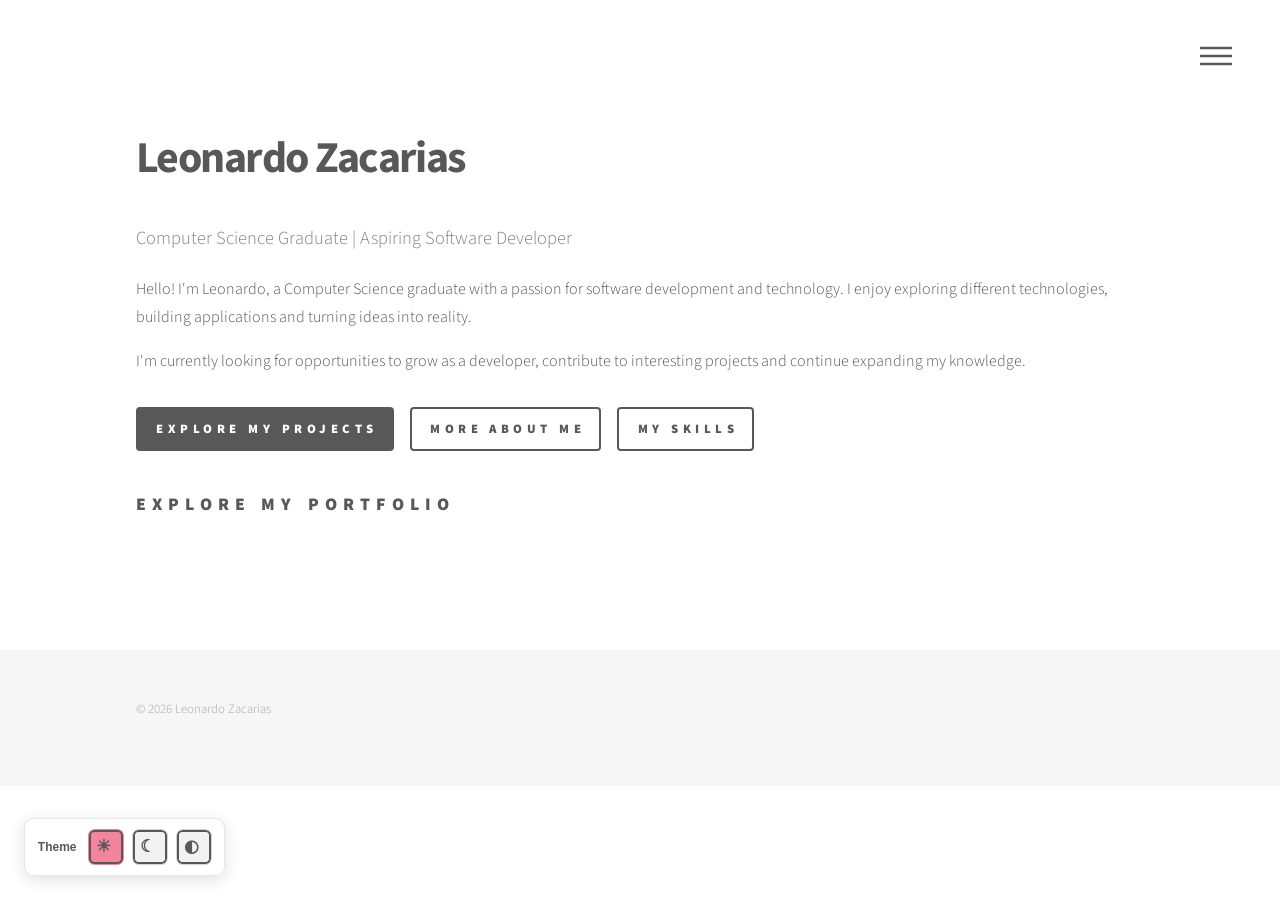
<file: index.html>
<!DOCTYPE HTML>
<html lang="en">
<head>
    <title>Leonardo Zacarias | Portfolio</title>
    <meta charset="utf-8" />
    <meta name="viewport" content="width=device-width, initial-scale=1, user-scalable=no" />
    <meta name="description" content="Leonardo Zacarias - Computer Science graduate and aspiring software developer. Explore my projects, skills and experience." />

    <link rel="stylesheet" href="assets/css/main.css" />
    <link rel="stylesheet" href="assets/css/theme.css" />

    <script src="assets/js/theme.js" defer></script>

    <noscript>
        <link rel="stylesheet" href="assets/css/noscript.css" />
    </noscript>
</head>

<body class="is-preload">

    <div id="wrapper">

        <header id="header">
            <div class="inner">
                <nav>
                    <ul>
                        <li><a href="#menu">Menu</a></li>
                    </ul>
                </nav>
            </div>
        </header>

        <nav id="menu">
            <h2>Menu</h2>
            <ul>
                <li><a href="index.html">Home</a></li>
                <li><a href="about.html">About Me</a></li>
                <li><a href="skill.html">Skills</a></li>
                <li><a href="projects.html">Projects</a></li>
            </ul>
        </nav>

        <div id="main">
            <div class="inner">

                <!-- Introduction -->
                <header>
                    <h1>Leonardo Zacarias</h1>

                    <p class="home-subtitle">
                        Computer Science Graduate | Aspiring Software Developer
                    </p>

                    <p>
                        Hello! I'm Leonardo, a Computer Science graduate with a
                        passion for software development and technology.
                        I enjoy exploring different technologies, building
                        applications and turning ideas into reality.
                    </p>

                    <p>
                        I'm currently looking for opportunities to grow as a
                        developer, contribute to interesting projects and continue
                        expanding my knowledge.
                    </p>

                    <ul class="actions">
                        <li>
                            <a href="projects.html" class="button primary">
                                Explore My Projects
                            </a>
                        </li>
                        <li>
                            <a href="about.html" class="button">
                                More About Me
                            </a>
                        </li>
						<li>
                            <a href="skill.html" class="button">
                                My Skills
                            </a>
                        </li>
                    </ul>
                </header>

                <section>
                    <header class="major">
                        <h2>Explore My Portfolio</h2>
                    </header>
                </section>
            </div>
        </div>

        <!-- Theme Switcher -->
        <div class="theme-switcher" role="group" aria-label="Choose colour theme">
            <span class="theme-switcher-label">Theme</span>

            <button type="button" data-theme-choice="light"
                    aria-label="Light mode" aria-pressed="true" title="Light mode">
                ☀
            </button>

            <button type="button" data-theme-choice="dark"
                    aria-label="Dark mode" aria-pressed="false" title="Dark mode">
                ☾
            </button>

            <button type="button" data-theme-choice="grey"
                    aria-label="Grey mode" aria-pressed="false" title="Grey mode">
                ◐
            </button>
        </div>

        <footer id="footer">
            <div class="inner">
                <ul class="copyright">
                    <li>&copy; 2026 Leonardo Zacarias</li>
                </ul>
            </div>
        </footer>

    </div>

    <!-- Scripts -->
    <script src="assets/js/jquery.min.js"></script>
    <script src="assets/js/browser.min.js"></script>
    <script src="assets/js/breakpoints.min.js"></script>
    <script src="assets/js/util.js"></script>
    <script src="assets/js/main.js"></script>

</body>
</html>
</file>
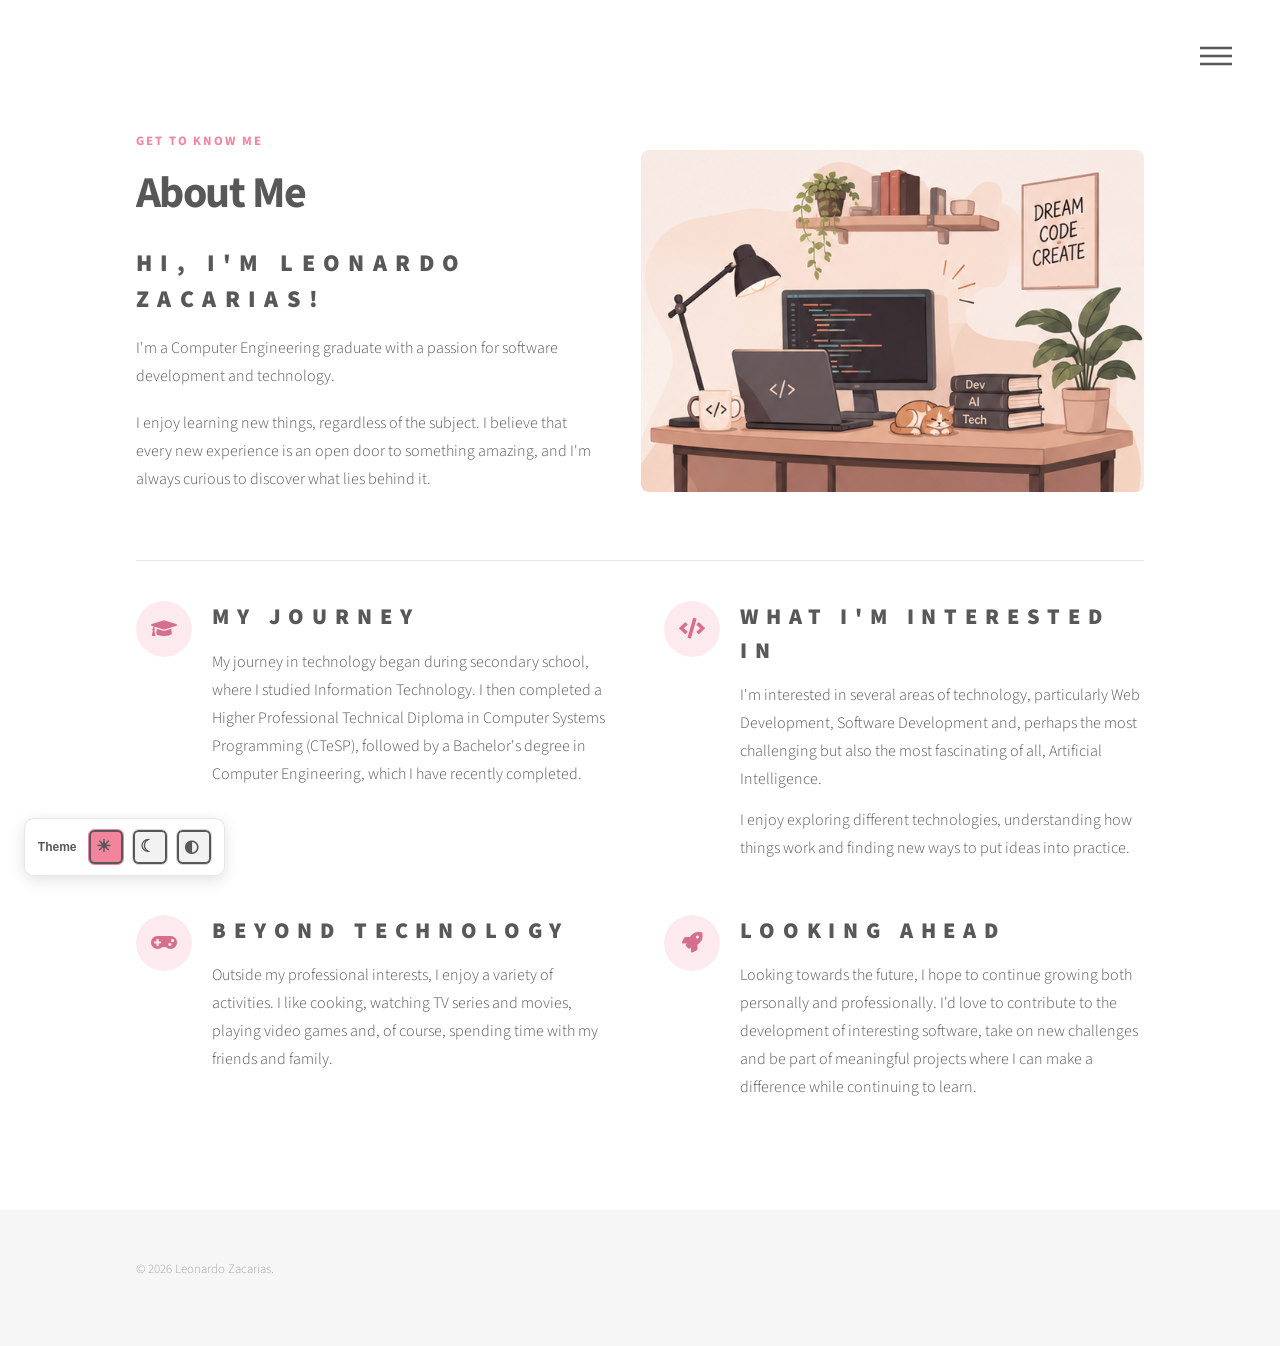
<file: about.html>
<!DOCTYPE HTML>
<html lang="en">
<head>
    <title>About Me - Leonardo Zacarias</title>
    <meta charset="utf-8" />
    <meta name="viewport" content="width=device-width, initial-scale=1, user-scalable=no" />

    <link rel="stylesheet" href="assets/css/main.css" />
    <link rel="stylesheet" href="assets/css/about.css" />
    <link rel="stylesheet" href="assets/css/theme.css" />

    <script src="assets/js/theme.js" defer></script>

    <noscript>
        <link rel="stylesheet" href="assets/css/noscript.css" />
    </noscript>
</head>

<body class="is-preload">

    <div id="wrapper">

        <header id="header">
            <div class="inner">
                <nav>
                    <ul>
                        <li><a href="#menu">Menu</a></li>
                    </ul>
                </nav>
            </div>
        </header>

        <nav id="menu">
            <h2>Menu</h2>
            <ul>
                <li><a href="index.html">Home</a></li>
                <li><a href="about.html">About Me</a></li>
                <li><a href="skill.html">Skills</a></li>
                <li><a href="projects.html">Projects</a></li>
            </ul>
        </nav>

        <div id="main">
            <div class="inner about-page">

                <section class="about-hero">
                    <div class="about-introduction">
                        <span class="about-eyebrow">GET TO KNOW ME</span>

                        <h1>About Me</h1>

                        <h2>Hi, I'm Leonardo Zacarias!</h2>

                        <p>
                            I'm a Computer Engineering graduate with a passion
                            for software development and technology.
                        </p>

                        <p>
                            I enjoy learning new things, regardless of the subject.
                            I believe that every new experience is an open door
                            to something amazing, and I'm always curious to
                            discover what lies behind it.
                        </p>
                    </div>

                    <div class="about-workspace">
                        <img
                            src="images/workspace-illustration.png"
                            alt="Illustration of a cosy programming workspace"
                        />
                    </div>
                </section>

                <div class="about-divider"></div>

                <section class="about-grid">

                    <article class="about-card">
                        <span class="about-icon icon solid fa-graduation-cap"></span>
                        <div>
                            <h2>My Journey</h2>
                            <p>
                                My journey in technology began during secondary
                                school, where I studied Information Technology.
                                I then completed a Higher Professional Technical
                                Diploma in Computer Systems Programming (CTeSP),
                                followed by a Bachelor's degree in Computer Engineering,
                                which I have recently completed.
                            </p>
                        </div>
                    </article>

                    <article class="about-card">
                        <span class="about-icon icon solid fa-code"></span>
                        <div>
                            <h2>What I'm Interested In</h2>
                            <p>
                                I'm interested in several areas of technology,
                                particularly Web Development, Software Development
                                and, perhaps the most challenging but also the most
                                fascinating of all, Artificial Intelligence.
                            </p>
                            <p>
                                I enjoy exploring different technologies,
                                understanding how things work and finding new
                                ways to put ideas into practice.
                            </p>
                        </div>
                    </article>

                    <article class="about-card">
                        <span class="about-icon icon solid fa-gamepad"></span>
                        <div>
                            <h2>Beyond Technology</h2>
                            <p>
                                Outside my professional interests, I enjoy a
                                variety of activities. I like cooking, watching
                                TV series and movies, playing video games and,
                                of course, spending time with my friends and family.
                            </p>
                        </div>
                    </article>

                    <article class="about-card">
                        <span class="about-icon icon solid fa-rocket"></span>
                        <div>
                            <h2>Looking Ahead</h2>
                            <p>
                                Looking towards the future, I hope to continue
                                growing both personally and professionally.
                                I'd love to contribute to the development of
                                interesting software, take on new challenges
                                and be part of meaningful projects where I can
                                make a difference while continuing to learn.
                            </p>
                        </div>
                    </article>

                </section>

            </div>
        </div>

        <div class="theme-switcher" role="group" aria-label="Choose colour theme">
            <span class="theme-switcher-label">Theme</span>

            <button type="button" data-theme-choice="light"
                    aria-label="Light mode" aria-pressed="true" title="Light mode">
                ☀
            </button>

            <button type="button" data-theme-choice="dark"
                    aria-label="Dark mode" aria-pressed="false" title="Dark mode">
                ☾
            </button>

            <button type="button" data-theme-choice="grey"
                    aria-label="Grey mode" aria-pressed="false" title="Grey mode">
                ◐
            </button>
        </div>

        <footer id="footer">
            <div class="inner">
                <ul class="copyright">
                    <li>&copy; 2026 Leonardo Zacarias.</li>
                </ul>
            </div>
        </footer>

    </div>

    <script src="assets/js/jquery.min.js"></script>
    <script src="assets/js/browser.min.js"></script>
    <script src="assets/js/breakpoints.min.js"></script>
    <script src="assets/js/util.js"></script>
    <script src="assets/js/main.js"></script>

</body>
</html>
</file>
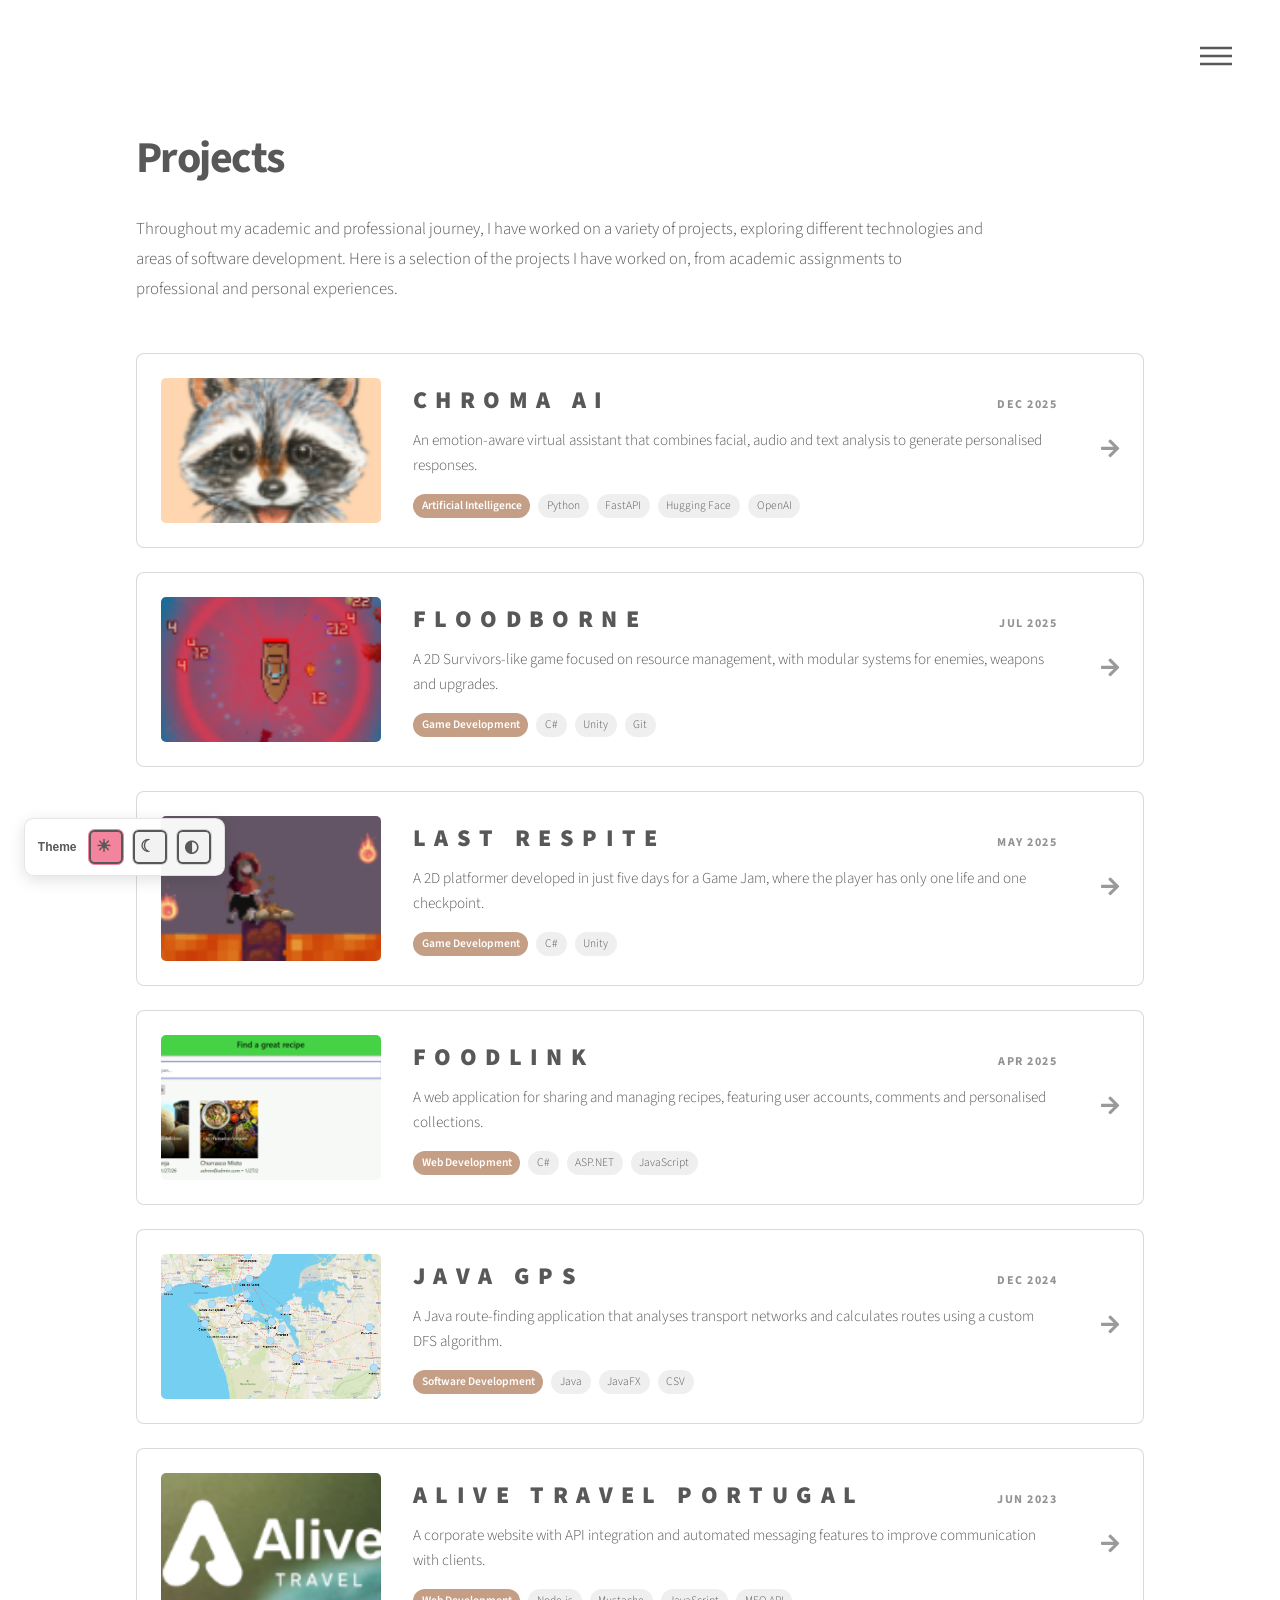
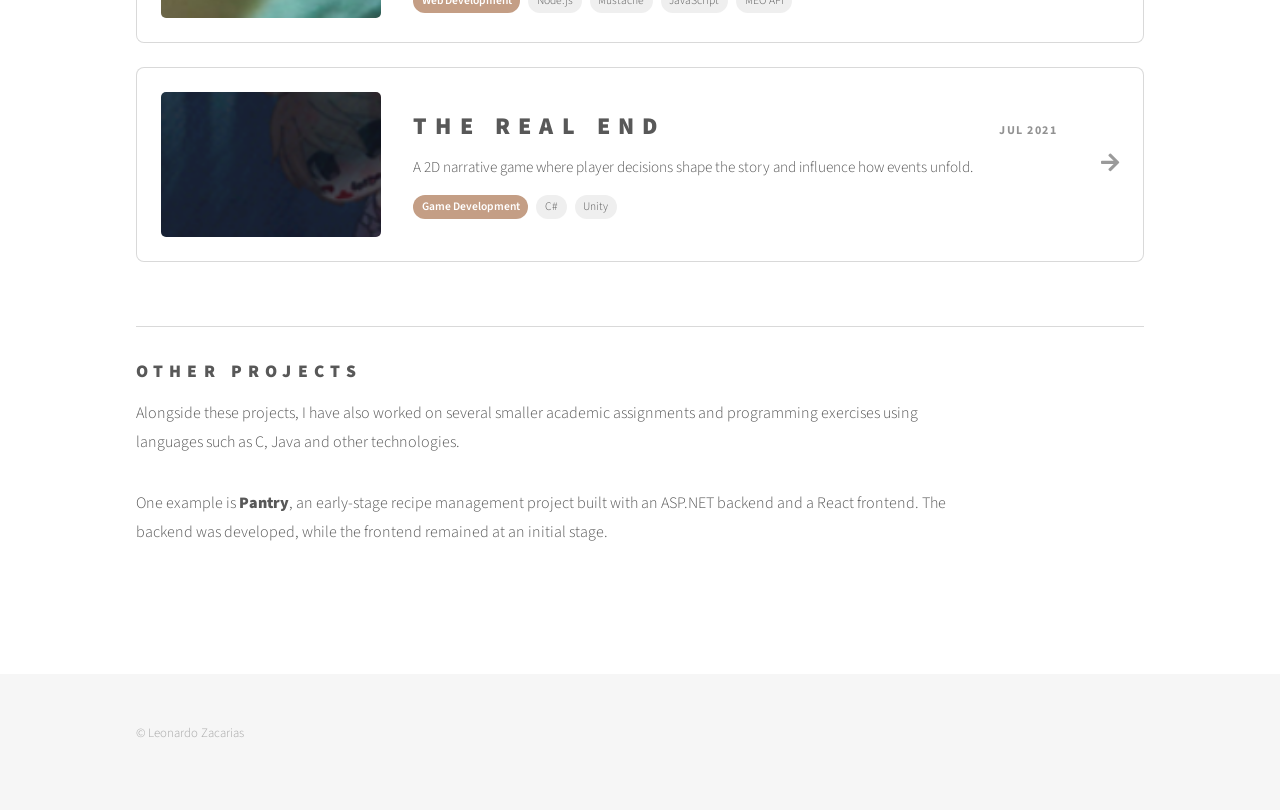
<file: projects.html>
<!DOCTYPE HTML>
<html lang="en">
<head>
    <title>Projects | Leonardo Zacarias</title>
    <meta charset="utf-8" />
    <meta name="viewport" content="width=device-width, initial-scale=1, user-scalable=no" />
    <meta name="description" content="A selection of software development, web development, artificial intelligence and game development projects by Leonardo Zacarias." />
    <link rel="stylesheet" href="assets/css/main.css" />
    <link rel="stylesheet" href="assets/css/theme.css" />
    <link rel="stylesheet" href="assets/css/projects.css" />
    <noscript><link rel="stylesheet" href="assets/css/noscript.css" /></noscript>
</head>

<body class="is-preload">
    <div id="wrapper">

        <header id="header">
            <div class="inner">
                <nav>
                    <ul>
                        <li><a href="#menu">Menu</a></li>
                    </ul>
                </nav>
            </div>
        </header>

        <nav id="menu">
            <h2>Menu</h2>
            <ul>
                <li><a href="index.html">Home</a></li>
                <li><a href="about.html">About Me</a></li>
                <li><a href="skill.html">Skills</a></li>
                <li><a href="projects.html">Projects</a></li>
            </ul>
        </nav>

        <div id="main">
            <div class="inner">

                <header class="projects-intro">
                    <h1>Projects</h1>
                    <p>
                        Throughout my academic and professional journey, I have worked
                        on a variety of projects, exploring different technologies and
                        areas of software development. Here is a selection of the
                        projects I have worked on, from academic assignments to
                        professional and personal experiences.
                    </p>
                </header>

                <section class="projects-list">

                    <a href="projects/chroma-ai.html" class="project-row">
                        <div class="project-image">
                            <img src="images/projects/chroma-ai/chroma-ai.png" alt="Chroma AI project" />
                        </div>
                        <div class="project-info">
                            <div class="project-heading">
                                <h2>Chroma AI</h2>
                                <span class="project-date">DEC 2025</span>
                            </div>
                            <p class="project-description">
                                An emotion-aware virtual assistant that combines facial,
                                audio and text analysis to generate personalised responses.
                            </p>
                            <div class="project-meta">
                                <span class="project-category">Artificial Intelligence</span>
                                <span>Python</span>
                                <span>FastAPI</span>
                                <span>Hugging Face</span>
                                <span>OpenAI</span>
                            </div>
                        </div>
                        <span class="project-arrow icon solid fa-arrow-right"></span>
                    </a>

                    <a href="projects/floodborne.html" class="project-row">
                        <div class="project-image">
                            <img src="images/projects/floodborne/floodborne.png" alt="Floodborne game" />
                        </div>
                        <div class="project-info">
                            <div class="project-heading">
                                <h2>Floodborne</h2>
                                <span class="project-date">JUL 2025</span>
                            </div>
                            <p class="project-description">
                                A 2D Survivors-like game focused on resource management,
                                with modular systems for enemies, weapons and upgrades.
                            </p>
                            <div class="project-meta">
                                <span class="project-category">Game Development</span>
                                <span>C#</span>
                                <span>Unity</span>
                                <span>Git</span>
                            </div>
                        </div>
                        <span class="project-arrow icon solid fa-arrow-right"></span>
                    </a>

                    <a href="projects/last-respite.html" class="project-row">
                        <div class="project-image">
                            <img src="images/projects/last-respite/last-respite.png" alt="Last Respite game" />
                        </div>
                        <div class="project-info">
                            <div class="project-heading">
                                <h2>Last Respite</h2>
                                <span class="project-date">MAY 2025</span>
                            </div>
                            <p class="project-description">
                                A 2D platformer developed in just five days for a Game Jam,
                                where the player has only one life and one checkpoint.
                            </p>
                            <div class="project-meta">
                                <span class="project-category">Game Development</span>
                                <span>C#</span>
                                <span>Unity</span>
                            </div>
                        </div>
                        <span class="project-arrow icon solid fa-arrow-right"></span>
                    </a>

                    <a href="projects/foodlink.html" class="project-row">
                        <div class="project-image">
                            <img src="images/projects/foodlink/foodlink.png" alt="FoodLink application" />
                        </div>
                        <div class="project-info">
                            <div class="project-heading">
                                <h2>FoodLink</h2>
                                <span class="project-date">APR 2025</span>
                            </div>
                            <p class="project-description">
                                A web application for sharing and managing recipes,
                                featuring user accounts, comments and personalised collections.
                            </p>
                            <div class="project-meta">
                                <span class="project-category">Web Development</span>
                                <span>C#</span>
                                <span>ASP.NET</span>
                                <span>JavaScript</span>
                            </div>
                        </div>
                        <span class="project-arrow icon solid fa-arrow-right"></span>
                    </a>

                    <a href="projects/java-gps.html" class="project-row">
                        <div class="project-image">
                            <img src="images/projects/java-gps/java-gps.png" alt="Java GPS application" />
                        </div>
                        <div class="project-info">
                            <div class="project-heading">
                                <h2>Java GPS</h2>
                                <span class="project-date">DEC 2024</span>
                            </div>
                             <p class="project-description">
                                A Java route-finding application that analyses transport
                                networks and calculates routes using a custom DFS algorithm.
                            </p>
                            <div class="project-meta">
                                <span class="project-category">Software Development</span>
                                <span>Java</span>
                                <span>JavaFX</span>
                                <span>CSV</span>
                            </div>
                        </div>
                        <span class="project-arrow icon solid fa-arrow-right"></span>
                    </a>

                    <a href="projects/alive-travel.html" class="project-row">
                        <div class="project-image">
                            <img src="images/projects/alive-travel/alive-travel.png" alt="Alive Travel Portugal website" />
                        </div>
                        <div class="project-info">
                            <div class="project-heading">
                                <h2>Alive Travel Portugal</h2>
                                <span class="project-date">JUN 2023</span>
                            </div>
                            
                            <p class="project-description">
                                A corporate website with API integration and automated
                                messaging features to improve communication with clients.
                            </p>
                            <div class="project-meta">
                                <span class="project-category">Web Development</span>
                                <span>Node.js</span>
                                <span>Mustache</span>
                                <span>JavaScript</span>
                                <span>MEO API</span>
                            </div>
                        </div>
                        <span class="project-arrow icon solid fa-arrow-right"></span>
                    </a>

                    <a href="projects/the-real-end.html" class="project-row">
                        <div class="project-image">
                            <img src="images/projects/the-real-end/the-real-end.png" alt="The Real End game" />
                        </div>
                        <div class="project-info">
                            <div class="project-heading">
                                <h2>The Real End</h2>
                                <span class="project-date">JUL 2021</span>
                            </div>
                            <p class="project-description">
                                A 2D narrative game where player decisions shape the story
                                and influence how events unfold.
                            </p>
                            <div class="project-meta">
                                <span class="project-category">Game Development</span>
                                <span>C#</span>
                                <span>Unity</span>
                            </div>
                        </div>
                        <span class="project-arrow icon solid fa-arrow-right"></span>
                    </a>

                </section>

                <section class="other-projects">
                    <h2>Other Projects</h2>
                    <p>
                        Alongside these projects, I have also worked on several smaller
                        academic assignments and programming exercises using languages
                        such as C, Java and other technologies.
                    </p>
                    <p>
                        One example is <strong>Pantry</strong>, an early-stage recipe
                        management project built with an ASP.NET backend and a React
                        frontend. The backend was developed, while the frontend remained
                        at an initial stage.
                    </p>
                </section>

            </div>
        </div>

        <footer id="footer">
            <div class="inner">
                <ul class="copyright">
                    <li>&copy; Leonardo Zacarias</li>
                </ul>
            </div>
        </footer>

    </div>

    <div class="theme-switcher" role="group" aria-label="Choose colour theme">
            <span class="theme-switcher-label">Theme</span>

            <button type="button" data-theme-choice="light"
                    aria-label="Light mode" aria-pressed="true" title="Light mode">
                ☀
            </button>

            <button type="button" data-theme-choice="dark"
                    aria-label="Dark mode" aria-pressed="false" title="Dark mode">
                ☾
            </button>

            <button type="button" data-theme-choice="grey"
                    aria-label="Grey mode" aria-pressed="false" title="Grey mode">
                ◐
            </button>
    </div>

    <script src="assets/js/jquery.min.js"></script>
    <script src="assets/js/browser.min.js"></script>
    <script src="assets/js/breakpoints.min.js"></script>
    <script src="assets/js/util.js"></script>
    <script src="assets/js/main.js"></script>
    <script src="assets/js/theme.js"></script>
</body>
</html>
</file>
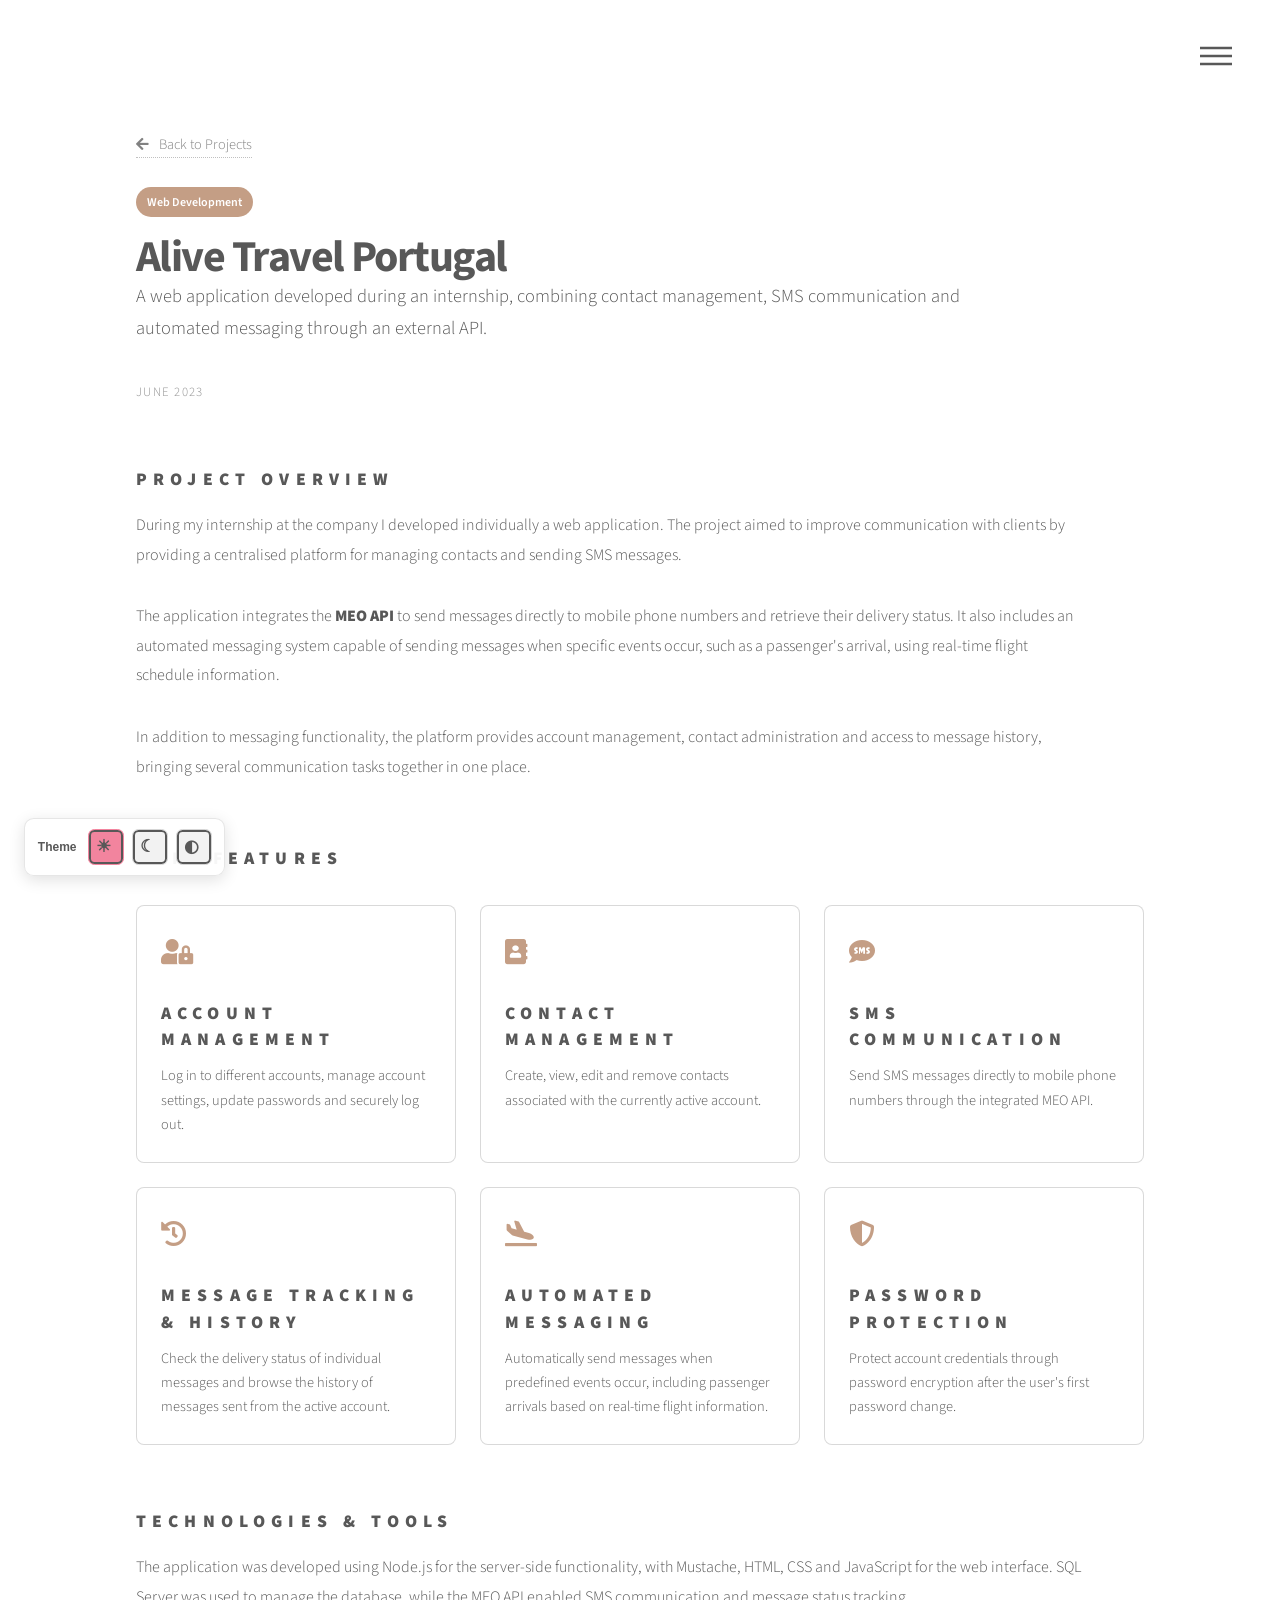
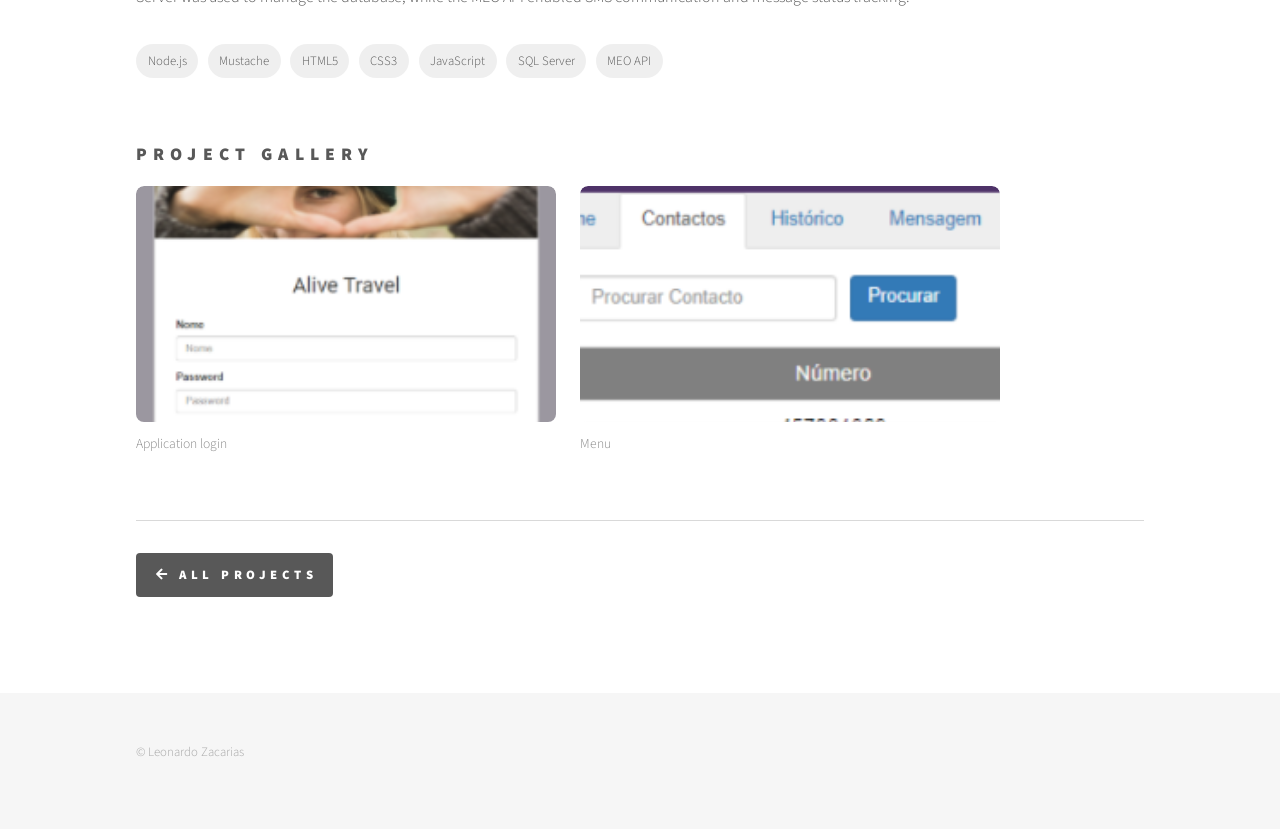
<file: projects/alive-travel.html>
<!DOCTYPE HTML>
<html lang="en">
<head>
    <title>Alive Travel Portugal | Leonardo Zacarias</title>
    <meta charset="utf-8" />
    <meta name="viewport" content="width=device-width, initial-scale=1, user-scalable=no" />
    <meta name="description" content="Alive Travel Portugal, a web application for contact management and automated SMS communication, developed using Node.js and the MEO API." />
    <link rel="stylesheet" href="../assets/css/main.css" />
    <link rel="stylesheet" href="../assets/css/theme.css" />
    <link rel="stylesheet" href="../assets/css/project-detail.css" />
    <noscript><link rel="stylesheet" href="../assets/css/noscript.css" /></noscript>
</head>

<body class="is-preload">
    <div id="wrapper">

        <header id="header">
            <div class="inner">
                <nav>
                    <ul>
                        <li><a href="#menu">Menu</a></li>
                    </ul>
                </nav>
            </div>
        </header>

        <nav id="menu">
            <h2>Menu</h2>
            <ul>
                <li><a href="../index.html">Home</a></li>
                <li><a href="../about.html">About Me</a></li>
                <li><a href="../skill.html">Skills</a></li>
                <li><a href="../projects.html">Projects</a></li>
            </ul>
        </nav>

        <div id="main">
            <div class="inner">

                <a href="../projects.html" class="back-to-projects">
                    <span class="icon solid fa-arrow-left"></span>
                    Back to Projects
                </a>

                <header class="project-detail-header">
                    <div class="project-detail-title">
                        <span class="project-detail-category">Web Development</span>
                        <h1>Alive Travel Portugal</h1>

                        <p class="project-detail-subtitle">
                            A web application developed during an internship,
                            combining contact management, SMS communication
                            and automated messaging through an external API.
                        </p>

                        <span class="project-detail-date">
                            June 2023
                        </span>
                    </div>
                </header>

                <section class="project-section">
                    <h2>Project Overview</h2>

                    <p>
                        During my internship at the company I developed individually a web application. The
                        project aimed to improve communication with clients by
                        providing a centralised platform for managing contacts
                        and sending SMS messages.
                    </p>

                    <p>
                        The application integrates the <strong>MEO API</strong>
                        to send messages directly to mobile phone numbers and
                        retrieve their delivery status. It also includes an
                        automated messaging system capable of sending messages
                        when specific events occur, such as a passenger's arrival,
                        using real-time flight schedule information.
                    </p>

                    <p>
                        In addition to messaging functionality, the platform
                        provides account management, contact administration
                        and access to message history, bringing several
                        communication tasks together in one place.
                    </p>
                </section>

                <section class="project-section">
                    <h2>Main Features</h2>

                    <div class="project-feature-grid">

                        <article class="project-feature">
                            <span class="icon solid fa-user-lock"></span>
                            <h3>Account Management</h3>
                            <p>
                                Log in to different accounts, manage account
                                settings, update passwords and securely log out.
                            </p>
                        </article>

                        <article class="project-feature">
                            <span class="icon solid fa-address-book"></span>
                            <h3>Contact Management</h3>
                            <p>
                                Create, view, edit and remove contacts associated
                                with the currently active account.
                            </p>
                        </article>

                        <article class="project-feature">
                            <span class="icon solid fa-sms"></span>
                            <h3>SMS Communication</h3>
                            <p>
                                Send SMS messages directly to mobile phone
                                numbers through the integrated MEO API.
                            </p>
                        </article>

                        <article class="project-feature">
                            <span class="icon solid fa-history"></span>
                            <h3>Message Tracking &amp; History</h3>
                            <p>
                                Check the delivery status of individual messages
                                and browse the history of messages sent from
                                the active account.
                            </p>
                        </article>

                        <article class="project-feature">
                            <span class="icon solid fa-plane-arrival"></span>
                            <h3>Automated Messaging</h3>
                            <p>
                                Automatically send messages when predefined
                                events occur, including passenger arrivals
                                based on real-time flight information.
                            </p>
                        </article>

                        <article class="project-feature">
                            <span class="icon solid fa-shield-alt"></span>
                            <h3>Password Protection</h3>
                            <p>
                                Protect account credentials through password
                                encryption after the user's first password change.
                            </p>
                        </article>

                    </div>
                </section>

                <section class="project-section">
                    <h2>Technologies &amp; Tools</h2>

                    <p>
                        The application was developed using Node.js for the
                        server-side functionality, with Mustache, HTML, CSS
                        and JavaScript for the web interface. SQL Server was
                        used to manage the database, while the MEO API enabled
                        SMS communication and message status tracking.
                    </p>

                    <div class="project-tech-list">
                        <span>Node.js</span>
                        <span>Mustache</span>
                        <span>HTML5</span>
                        <span>CSS3</span>
                        <span>JavaScript</span>
                        <span>SQL Server</span>
                        <span>MEO API</span>
                    </div>
                </section>

                <section class="project-gallery-section">
                    <h2>Project Gallery</h2>

                    <div class="project-gallery">
                        <figure>
                            <img src="../images/projects/alive-travel/alive-travel-login.png"
                                 alt="Alive Travel Portugal application dashboard" />
                            <figcaption>Application login</figcaption>
                        </figure>

                        <figure>
                            <img src="../images/projects/alive-travel/alive-travel-menu.png"
                                 alt="Alive Travel Portugal SMS management interface" />
                            <figcaption>Menu</figcaption>
                        </figure>
                    </div>
                </section>

                <div class="project-navigation">
                    <a href="../projects.html" class="button primary">
                        <span class="icon solid fa-arrow-left"></span>
                        All Projects
                    </a>
                </div>

            </div>
        </div>

        <footer id="footer">
            <div class="inner">
                <ul class="copyright">
                    <li>&copy; Leonardo Zacarias</li>
                </ul>
            </div>
        </footer>

    </div>

    <div class="theme-switcher" role="group" aria-label="Choose colour theme">
        <span class="theme-switcher-label">Theme</span>

        <button type="button" data-theme-choice="light"
                aria-label="Light mode" aria-pressed="true" title="Light mode">
            ☀
        </button>

        <button type="button" data-theme-choice="dark"
                aria-label="Dark mode" aria-pressed="false" title="Dark mode">
            ☾
        </button>

        <button type="button" data-theme-choice="grey"
                aria-label="Grey mode" aria-pressed="false" title="Grey mode">
            ◐
        </button>
    </div>

    <script src="../assets/js/jquery.min.js"></script>
    <script src="../assets/js/browser.min.js"></script>
    <script src="../assets/js/breakpoints.min.js"></script>
    <script src="../assets/js/util.js"></script>
    <script src="../assets/js/main.js"></script>
    <script src="../assets/js/theme.js"></script>
</body>
</html>
</file>
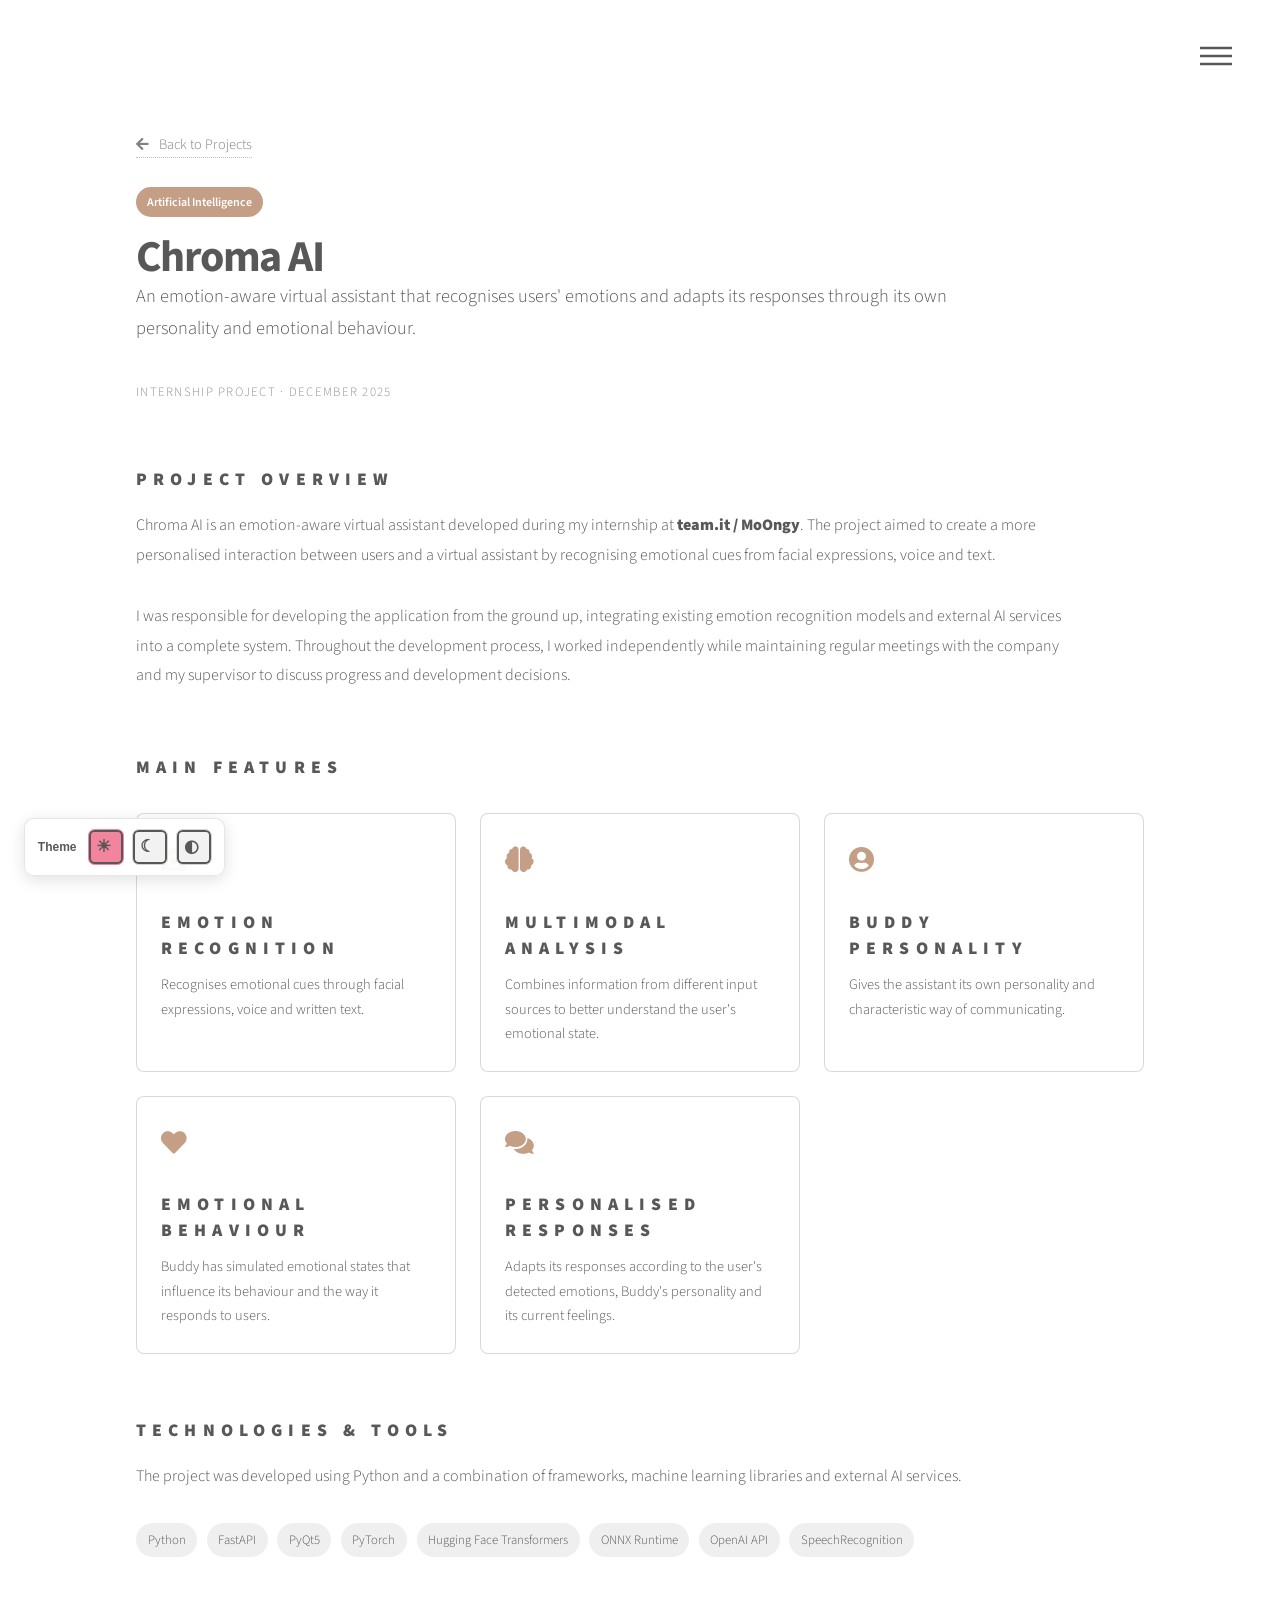
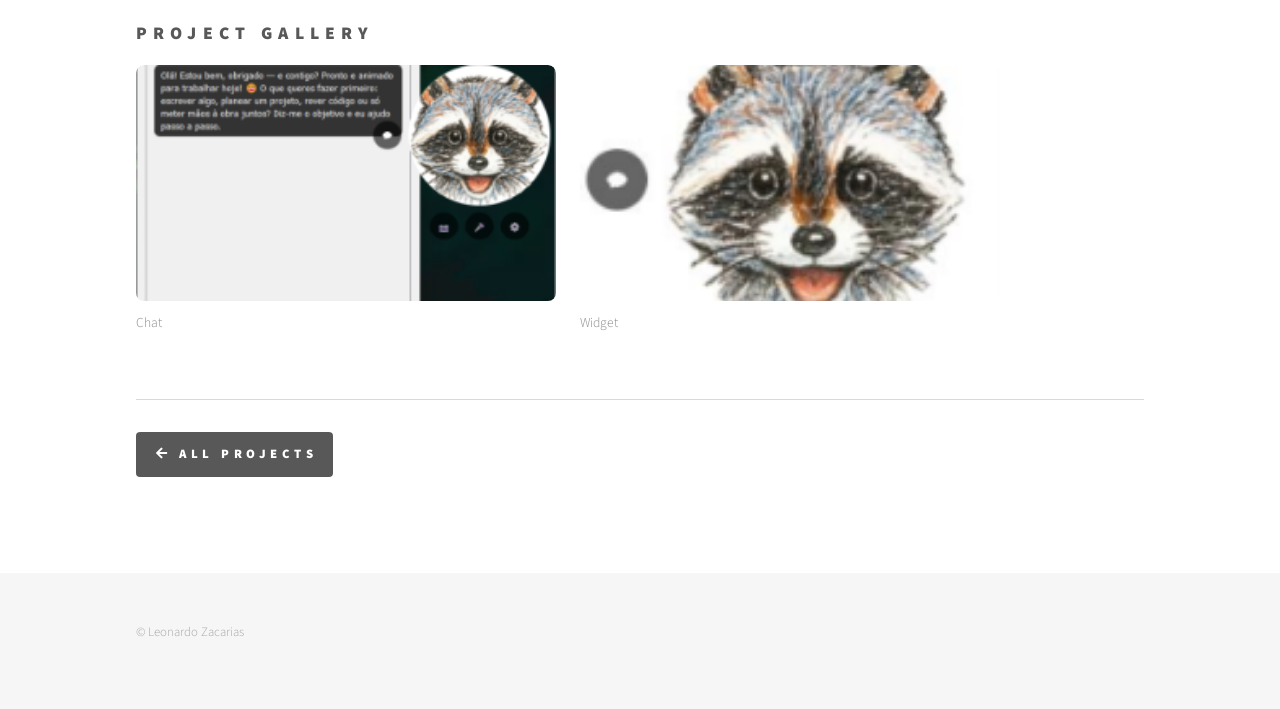
<file: projects/chroma-ai.html>
<!DOCTYPE HTML>
<html lang="en">
<head>
    <title>Chroma AI | Leonardo Zacarias</title>
    <meta charset="utf-8" />
    <meta name="viewport" content="width=device-width, initial-scale=1, user-scalable=no" />
    <meta name="description" content="Chroma AI, an emotion-aware virtual assistant developed during an internship." />
    <link rel="stylesheet" href="../assets/css/main.css" />
    <link rel="stylesheet" href="../assets/css/theme.css" />
    <link rel="stylesheet" href="../assets/css/project-detail.css" />
    <noscript><link rel="stylesheet" href="../assets/css/noscript.css" /></noscript>
</head>

<body class="is-preload">
    <div id="wrapper">

        <header id="header">
            <div class="inner">
                <nav>
                    <ul>
                        <li><a href="#menu">Menu</a></li>
                    </ul>
                </nav>
            </div>
        </header>

        <nav id="menu">
            <h2>Menu</h2>
            <ul>
                <li><a href="../index.html">Home</a></li>
                <li><a href="../about.html">About Me</a></li>
                <li><a href="../skill.html">Skills</a></li>
                <li><a href="../projects.html">Projects</a></li>
            </ul>
        </nav>

        <div id="main">
            <div class="inner">

                <a href="../projects.html" class="back-to-projects">
                    <span class="icon solid fa-arrow-left"></span>
                    Back to Projects
                </a>

                <header class="project-detail-header">
                    <div class="project-detail-title">
                        <span class="project-detail-category">Artificial Intelligence</span>
                        <h1>Chroma AI</h1>

                        <p class="project-detail-subtitle">
                            An emotion-aware virtual assistant that recognises users'
                            emotions and adapts its responses through its own personality
                            and emotional behaviour.
                        </p>

                        <span class="project-detail-date">
                            Internship Project · December 2025
                        </span>
                    </div>
                </header>

                <section class="project-section">
                    <h2>Project Overview</h2>

                    <p>
                        Chroma AI is an emotion-aware virtual assistant developed
                        during my internship at <strong>team.it / MoOngy</strong>.
                        The project aimed to create a more personalised interaction
                        between users and a virtual assistant by recognising emotional
                        cues from facial expressions, voice and text.
                    </p>

                    <p>
                        I was responsible for developing the application from the
                        ground up, integrating existing emotion recognition models
                        and external AI services into a complete system. Throughout
                        the development process, I worked independently while
                        maintaining regular meetings with the company and my
                        supervisor to discuss progress and development decisions.
                    </p>
                </section>

                <section class="project-section">
                    <h2>Main Features</h2>

                    <div class="project-feature-grid">

                        <article class="project-feature">
                            <span class="icon solid fa-camera"></span>
                            <h3>Emotion Recognition</h3>
                            <p>
                                Recognises emotional cues through facial expressions,
                                voice and written text.
                            </p>
                        </article>

                        <article class="project-feature">
                            <span class="icon solid fa-brain"></span>
                            <h3>Multimodal Analysis</h3>
                            <p>
                                Combines information from different input sources
                                to better understand the user's emotional state.
                            </p>
                        </article>

                        <article class="project-feature">
                            <span class="icon solid fa-user-circle"></span>
                            <h3>Buddy Personality</h3>
                            <p>
                                Gives the assistant its own personality and
                                characteristic way of communicating.
                            </p>
                        </article>

                        <article class="project-feature">
                            <span class="icon solid fa-heart"></span>
                            <h3>Emotional Behaviour</h3>
                            <p>
                                Buddy has simulated emotional states that influence
                                its behaviour and the way it responds to users.
                            </p>
                        </article>

                        <article class="project-feature">
                            <span class="icon solid fa-comments"></span>
                            <h3>Personalised Responses</h3>
                            <p>
                                Adapts its responses according to the user's detected
                                emotions, Buddy's personality and its current feelings.
                            </p>
                        </article>

                    </div>
                </section>

                <section class="project-section">
                    <h2>Technologies &amp; Tools</h2>

                    <p>
                        The project was developed using Python and a combination of
                        frameworks, machine learning libraries and external AI services.
                    </p>

                    <div class="project-tech-list">
                        <span>Python</span>
                        <span>FastAPI</span>
                        <span>PyQt5</span>
                        <span>PyTorch</span>
                        <span>Hugging Face Transformers</span>
                        <span>ONNX Runtime</span>
                        <span>OpenAI API</span>
                        <span>SpeechRecognition</span>
                    </div>
                </section>

                <section class="project-gallery-section">
                    <h2>Project Gallery</h2>

                    <div class="project-gallery">
                        <figure>
                            <img src="../images/projects/chroma-ai/chroma-ai-interface.png"
                                 alt="Chroma AI chat interface" />
                            <figcaption>Chat</figcaption>
                        </figure>

                        <figure>
                            <img src="../images/projects/chroma-ai/chroma-ai-widget.png"
                                 alt="Chroma AI widget" />
                            <figcaption>Widget</figcaption>
                        </figure>
                    </div>
                </section>

                <div class="project-navigation">
                    <a href="../projects.html" class="button primary">
                        <span class="icon solid fa-arrow-left"></span>
                        All Projects
                    </a>
                </div>

            </div>
        </div>

        <footer id="footer">
            <div class="inner">
                <ul class="copyright">
                    <li>&copy; Leonardo Zacarias</li>
                </ul>
            </div>
        </footer>

    </div>

    <div class="theme-switcher" role="group" aria-label="Choose colour theme">
        <span class="theme-switcher-label">Theme</span>

        <button type="button" data-theme-choice="light"
                aria-label="Light mode" aria-pressed="true" title="Light mode">
            ☀
        </button>

        <button type="button" data-theme-choice="dark"
                aria-label="Dark mode" aria-pressed="false" title="Dark mode">
            ☾
        </button>

        <button type="button" data-theme-choice="grey"
                aria-label="Grey mode" aria-pressed="false" title="Grey mode">
            ◐
        </button>
    </div>

    <script src="../assets/js/jquery.min.js"></script>
    <script src="../assets/js/browser.min.js"></script>
    <script src="../assets/js/breakpoints.min.js"></script>
    <script src="../assets/js/util.js"></script>
    <script src="../assets/js/main.js"></script>
    <script src="../assets/js/theme.js"></script>
</body>
</html>
</file>
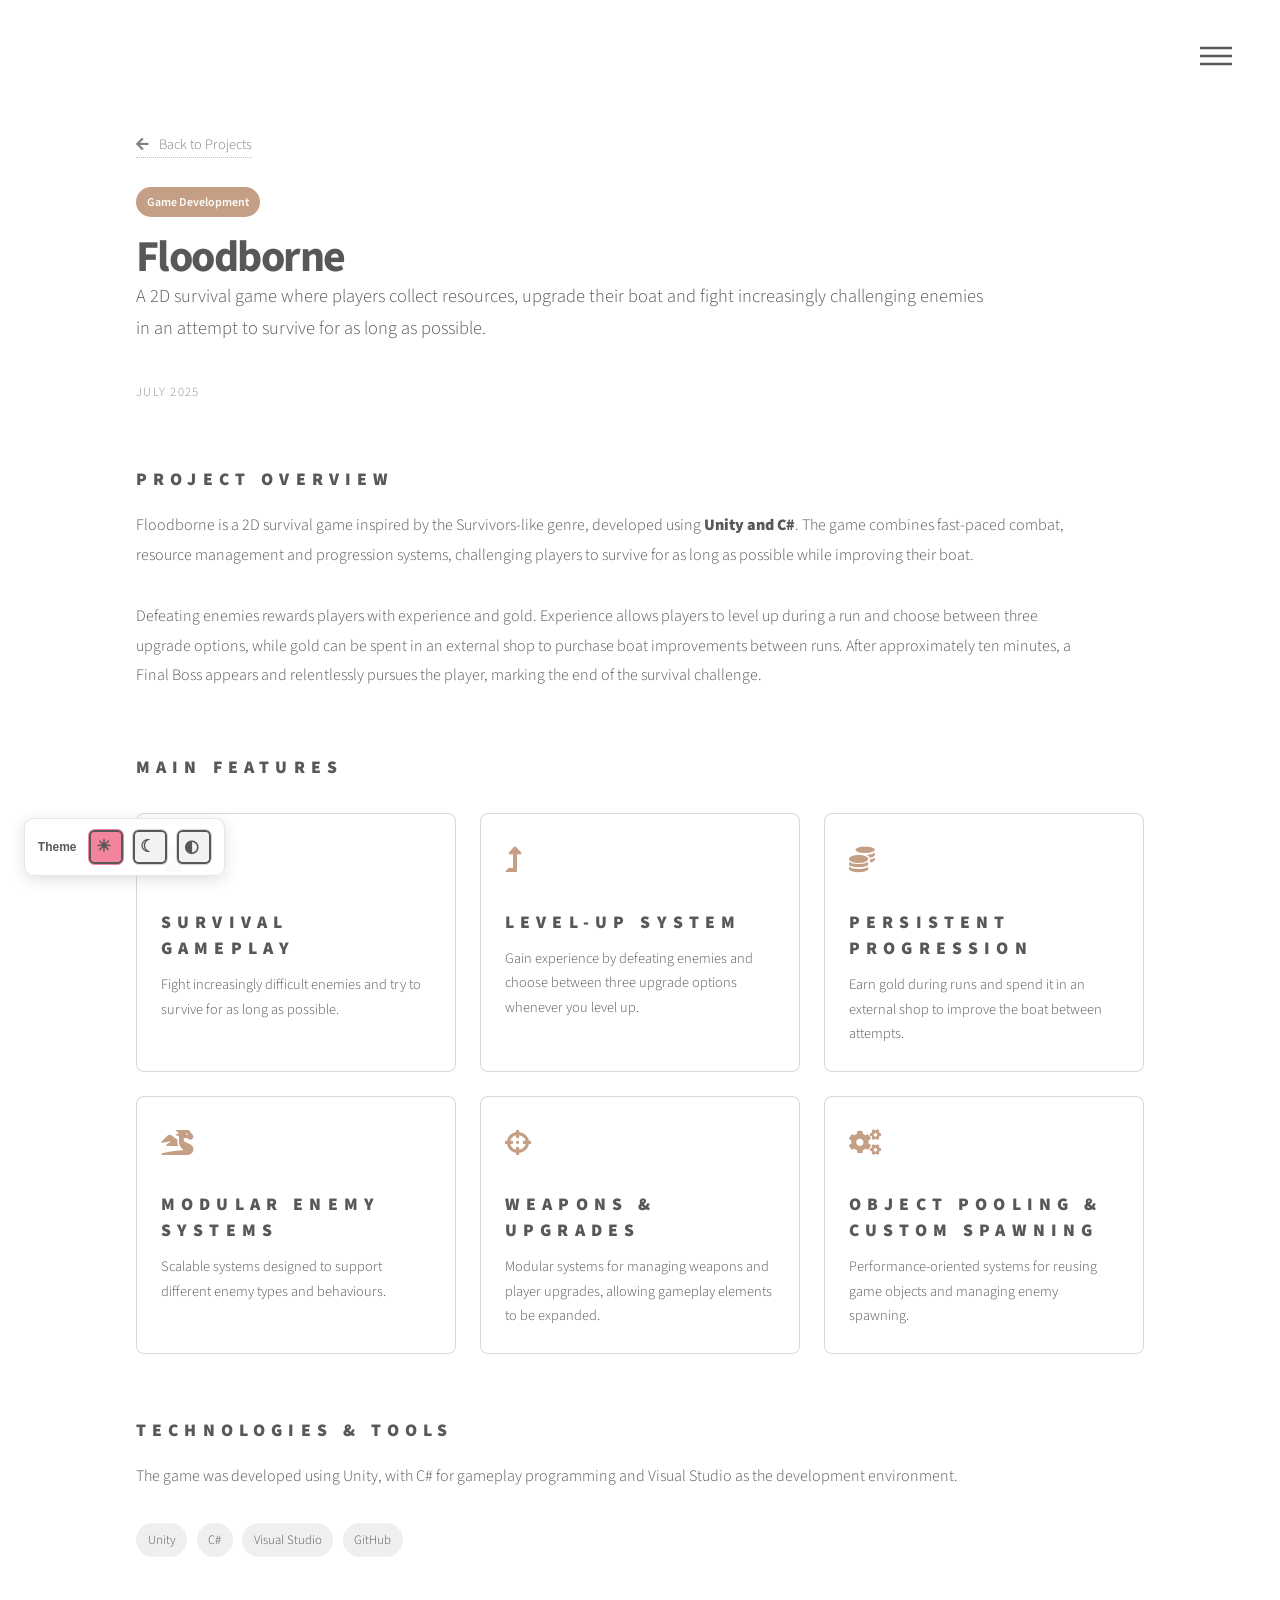
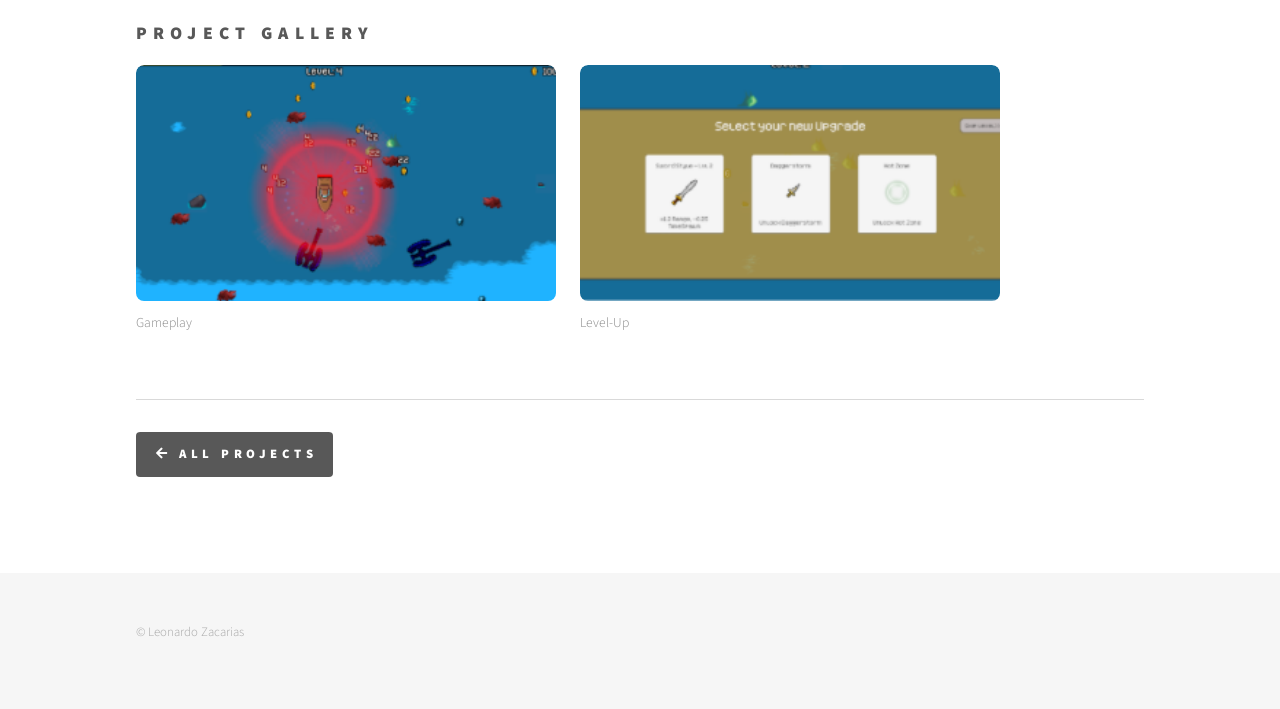
<file: projects/floodborne.html>
<!DOCTYPE HTML>
<html lang="en">
<head>
    <title>Floodborne | Leonardo Zacarias</title>
    <meta charset="utf-8" />
    <meta name="viewport" content="width=device-width, initial-scale=1, user-scalable=no" />
    <meta name="description" content="Floodborne, a 2D survival game developed using Unity and C#." />
    <link rel="stylesheet" href="../assets/css/main.css" />
    <link rel="stylesheet" href="../assets/css/theme.css" />
    <link rel="stylesheet" href="../assets/css/project-detail.css" />
    <noscript><link rel="stylesheet" href="../assets/css/noscript.css" /></noscript>
</head>

<body class="is-preload">
    <div id="wrapper">

        <header id="header">
            <div class="inner">
                <nav>
                    <ul>
                        <li><a href="#menu">Menu</a></li>
                    </ul>
                </nav>
            </div>
        </header>

        <nav id="menu">
            <h2>Menu</h2>
            <ul>
                <li><a href="../index.html">Home</a></li>
                <li><a href="../about.html">About Me</a></li>
                <li><a href="../skill.html">Skills</a></li>
                <li><a href="../projects.html">Projects</a></li>
            </ul>
        </nav>

        <div id="main">
            <div class="inner">

                <a href="../projects.html" class="back-to-projects">
                    <span class="icon solid fa-arrow-left"></span>
                    Back to Projects
                </a>

                <header class="project-detail-header">
                    <div class="project-detail-title">
                        <span class="project-detail-category">Game Development</span>
                        <h1>Floodborne</h1>

                        <p class="project-detail-subtitle">
                            A 2D survival game where players collect resources,
                            upgrade their boat and fight increasingly challenging
                            enemies in an attempt to survive for as long as possible.
                        </p>

                        <span class="project-detail-date">
                            July 2025
                        </span>
                    </div>
                </header>

                <section class="project-section">
                    <h2>Project Overview</h2>

                    <p>
                        Floodborne is a 2D survival game inspired by the Survivors-like
                        genre, developed using <strong>Unity and C#</strong>. The game
                        combines fast-paced combat, resource management and progression
                        systems, challenging players to survive for as long as possible
                        while improving their boat.
                    </p>

                    <p>
                        Defeating enemies rewards players with experience and gold.
                        Experience allows players to level up during a run and choose
                        between three upgrade options, while gold can be spent in an
                        external shop to purchase boat improvements between runs.
                        After approximately ten minutes, a Final Boss appears and
                        relentlessly pursues the player, marking the end of the
                        survival challenge.
                    </p>
                </section>

                <section class="project-section">
                    <h2>Main Features</h2>

                    <div class="project-feature-grid">

                        <article class="project-feature">
                            <span class="icon solid fa-skull"></span>
                            <h3>Survival Gameplay</h3>
                            <p>
                                Fight increasingly difficult enemies and try to
                                survive for as long as possible.
                            </p>
                        </article>

                        <article class="project-feature">
                            <span class="icon solid fa-level-up-alt"></span>
                            <h3>Level-Up System</h3>
                            <p>
                                Gain experience by defeating enemies and choose
                                between three upgrade options whenever you level up.
                            </p>
                        </article>

                        <article class="project-feature">
                            <span class="icon solid fa-coins"></span>
                            <h3>Persistent Progression</h3>
                            <p>
                                Earn gold during runs and spend it in an external
                                shop to improve the boat between attempts.
                            </p>
                        </article>

                        <article class="project-feature">
                            <span class="icon solid fa-dragon"></span>
                            <h3>Modular Enemy Systems</h3>
                            <p>
                                Scalable systems designed to support different
                                enemy types and behaviours.
                            </p>
                        </article>

                        <article class="project-feature">
                            <span class="icon solid fa-crosshairs"></span>
                            <h3>Weapons &amp; Upgrades</h3>
                            <p>
                                Modular systems for managing weapons and player
                                upgrades, allowing gameplay elements to be expanded.
                            </p>
                        </article>

                        <article class="project-feature">
                            <span class="icon solid fa-cogs"></span>
                            <h3>Object Pooling &amp; Custom Spawning</h3>
                            <p>
                                Performance-oriented systems for reusing game
                                objects and managing enemy spawning.
                            </p>
                        </article>

                    </div>
                </section>

                <section class="project-section">
                    <h2>Technologies &amp; Tools</h2>

                    <p>
                        The game was developed using Unity, with C# for gameplay
                        programming and Visual Studio as the development environment.
                    </p>

                    <div class="project-tech-list">
                        <span>Unity</span>
                        <span>C#</span>
                        <span>Visual Studio</span>
                        <span>GitHub</span>
                    </div>
                </section>

                <section class="project-gallery-section">
                    <h2>Project Gallery</h2>

                    <div class="project-gallery">
                        <figure>
                            <img src="../images/projects/floodborne/floodborne-gameplay.png"
                                 alt="Floodborne gameplay" />
                            <figcaption>Gameplay</figcaption>
                        </figure>

                        <figure>
                            <img src="../images/projects/floodborne/floodborne-upgrades.png"
                                 alt="Floodborne upgrades" />
                            <figcaption>Level-Up</figcaption>
                        </figure>

                    </div>
                </section>

                <div class="project-navigation">
                    <a href="../projects.html" class="button primary">
                        <span class="icon solid fa-arrow-left"></span>
                        All Projects
                    </a>
                </div>

            </div>
        </div>

        <footer id="footer">
            <div class="inner">
                <ul class="copyright">
                    <li>&copy; Leonardo Zacarias</li>
                </ul>
            </div>
        </footer>

    </div>

    <div class="theme-switcher" role="group" aria-label="Choose colour theme">
        <span class="theme-switcher-label">Theme</span>

        <button type="button" data-theme-choice="light"
                aria-label="Light mode" aria-pressed="true" title="Light mode">
            ☀
        </button>

        <button type="button" data-theme-choice="dark"
                aria-label="Dark mode" aria-pressed="false" title="Dark mode">
            ☾
        </button>

        <button type="button" data-theme-choice="grey"
                aria-label="Grey mode" aria-pressed="false" title="Grey mode">
            ◐
        </button>
    </div>

    <script src="../assets/js/jquery.min.js"></script>
    <script src="../assets/js/browser.min.js"></script>
    <script src="../assets/js/breakpoints.min.js"></script>
    <script src="../assets/js/util.js"></script>
    <script src="../assets/js/main.js"></script>
    <script src="../assets/js/theme.js"></script>
</body>
</html>
</file>
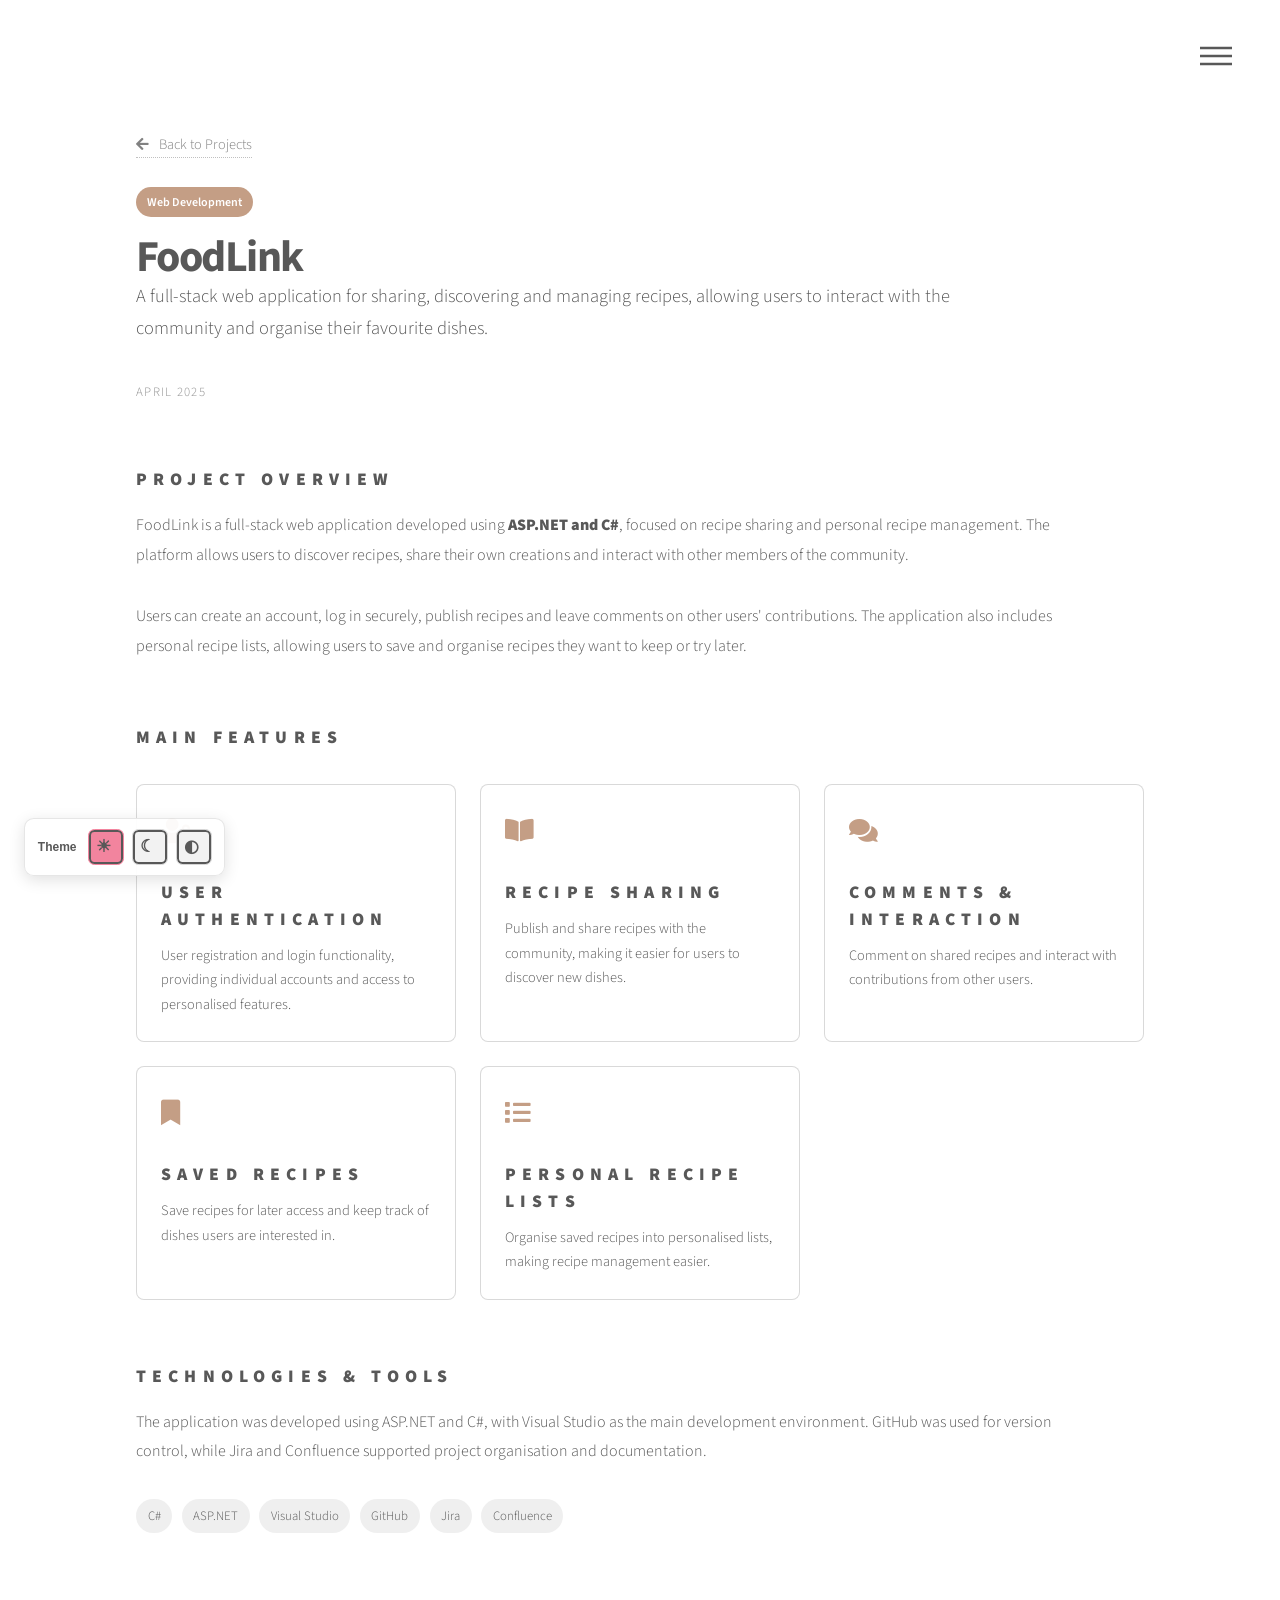
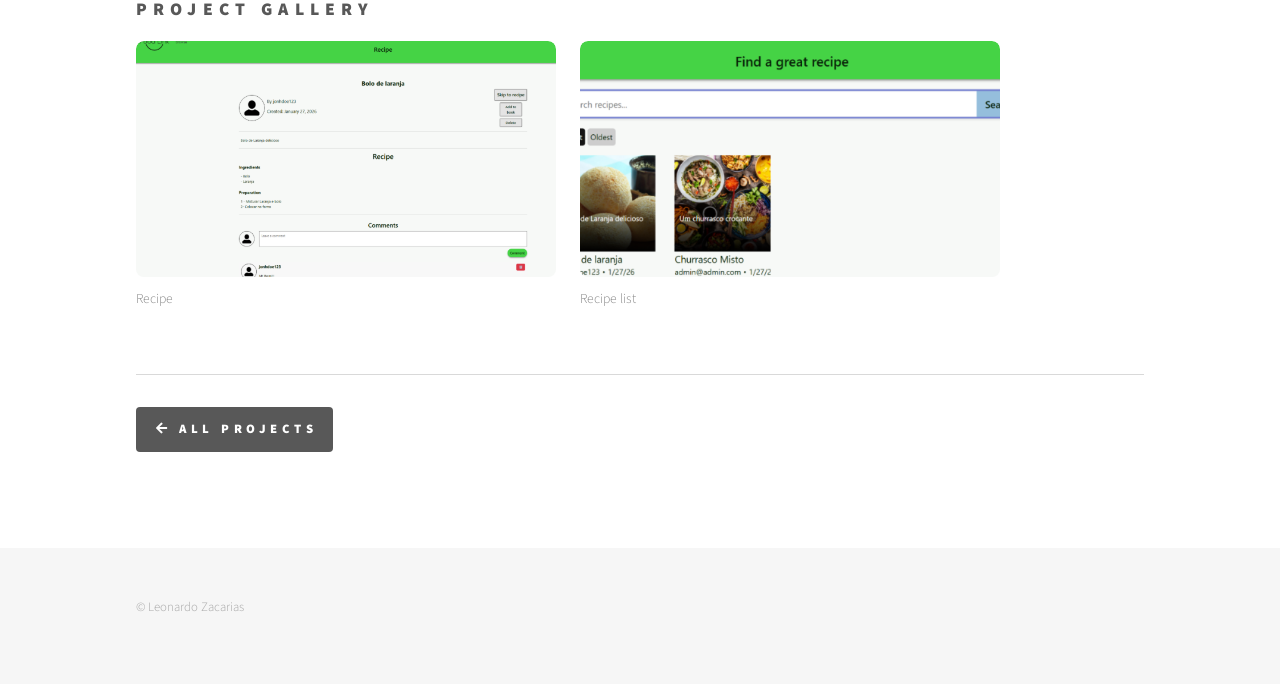
<file: projects/foodlink.html>
<!DOCTYPE HTML>
<html lang="en">
<head>
    <title>FoodLink | Leonardo Zacarias</title>
    <meta charset="utf-8" />
    <meta name="viewport" content="width=device-width, initial-scale=1, user-scalable=no" />
    <meta name="description" content="FoodLink, a full-stack recipe sharing and management platform developed using ASP.NET and C#." />
    <link rel="stylesheet" href="../assets/css/main.css" />
    <link rel="stylesheet" href="../assets/css/theme.css" />
    <link rel="stylesheet" href="../assets/css/project-detail.css" />
    <noscript><link rel="stylesheet" href="../assets/css/noscript.css" /></noscript>
</head>

<body class="is-preload">
    <div id="wrapper">

        <header id="header">
            <div class="inner">
                <nav>
                    <ul>
                        <li><a href="#menu">Menu</a></li>
                    </ul>
                </nav>
            </div>
        </header>

        <nav id="menu">
            <h2>Menu</h2>
            <ul>
                <li><a href="../index.html">Home</a></li>
                <li><a href="../about.html">About Me</a></li>
                <li><a href="../skill.html">Skills</a></li>
                <li><a href="../projects.html">Projects</a></li>
            </ul>
        </nav>

        <div id="main">
            <div class="inner">

                <a href="../projects.html" class="back-to-projects">
                    <span class="icon solid fa-arrow-left"></span>
                    Back to Projects
                </a>

                <header class="project-detail-header">
                    <div class="project-detail-title">
                        <span class="project-detail-category">Web Development</span>
                        <h1>FoodLink</h1>

                        <p class="project-detail-subtitle">
                            A full-stack web application for sharing, discovering
                            and managing recipes, allowing users to interact with
                            the community and organise their favourite dishes.
                        </p>

                        <span class="project-detail-date">
                            April 2025
                        </span>
                    </div>
                </header>

                <section class="project-section">
                    <h2>Project Overview</h2>

                    <p>
                        FoodLink is a full-stack web application developed using
                        <strong>ASP.NET and C#</strong>, focused on recipe sharing
                        and personal recipe management. The platform allows users
                        to discover recipes, share their own creations and interact
                        with other members of the community.
                    </p>

                    <p>
                        Users can create an account, log in securely, publish recipes
                        and leave comments on other users' contributions. The
                        application also includes personal recipe lists, allowing
                        users to save and organise recipes they want to keep or try
                        later.
                    </p>
                </section>

                <section class="project-section">
                    <h2>Main Features</h2>

                    <div class="project-feature-grid">

                        <article class="project-feature">
                            <span class="icon solid fa-user-lock"></span>
                            <h3>User Authentication</h3>
                            <p>
                                User registration and login functionality,
                                providing individual accounts and access to
                                personalised features.
                            </p>
                        </article>

                        <article class="project-feature">
                            <span class="icon solid fa-book-open"></span>
                            <h3>Recipe Sharing</h3>
                            <p>
                                Publish and share recipes with the community,
                                making it easier for users to discover new dishes.
                            </p>
                        </article>

                        <article class="project-feature">
                            <span class="icon solid fa-comments"></span>
                            <h3>Comments &amp; Interaction</h3>
                            <p>
                                Comment on shared recipes and interact with
                                contributions from other users.
                            </p>
                        </article>

                        <article class="project-feature">
                            <span class="icon solid fa-bookmark"></span>
                            <h3>Saved Recipes</h3>
                            <p>
                                Save recipes for later access and keep track
                                of dishes users are interested in.
                            </p>
                        </article>

                        <article class="project-feature">
                            <span class="icon solid fa-list"></span>
                            <h3>Personal Recipe Lists</h3>
                            <p>
                                Organise saved recipes into personalised lists,
                                making recipe management easier.
                            </p>
                        </article>

                    </div>
                </section>

                <section class="project-section">
                    <h2>Technologies &amp; Tools</h2>

                    <p>
                        The application was developed using ASP.NET and C#,
                        with Visual Studio as the main development environment.
                        GitHub was used for version control, while Jira and
                        Confluence supported project organisation and
                        documentation.
                    </p>

                    <div class="project-tech-list">
                        <span>C#</span>
                        <span>ASP.NET</span>
                        <span>Visual Studio</span>
                        <span>GitHub</span>
                        <span>Jira</span>
                        <span>Confluence</span>
                    </div>
                </section>

                <section class="project-gallery-section">
                    <h2>Project Gallery</h2>

                    <div class="project-gallery">
                        <figure>
                            <img src="../images/projects/foodlink/foodlink-recipe.png"
                                 alt="FoodLink recipe browsing interface" />
                            <figcaption>Recipe</figcaption>
                        </figure>

                        <figure>
                            <img src="../images/projects/foodlink/foodlink-recipe-list.png"
                                 alt="FoodLink recipe details and comments" />
                            <figcaption>Recipe list</figcaption>
                        </figure>
                    </div>
                </section>

                <div class="project-navigation">
                    <a href="../projects.html" class="button primary">
                        <span class="icon solid fa-arrow-left"></span>
                        All Projects
                    </a>
                </div>

            </div>
        </div>

        <footer id="footer">
            <div class="inner">
                <ul class="copyright">
                    <li>&copy; Leonardo Zacarias</li>
                </ul>
            </div>
        </footer>

    </div>

    <div class="theme-switcher" role="group" aria-label="Choose colour theme">
        <span class="theme-switcher-label">Theme</span>

        <button type="button" data-theme-choice="light"
                aria-label="Light mode" aria-pressed="true" title="Light mode">
            ☀
        </button>

        <button type="button" data-theme-choice="dark"
                aria-label="Dark mode" aria-pressed="false" title="Dark mode">
            ☾
        </button>

        <button type="button" data-theme-choice="grey"
                aria-label="Grey mode" aria-pressed="false" title="Grey mode">
            ◐
        </button>
    </div>

    <script src="../assets/js/jquery.min.js"></script>
    <script src="../assets/js/browser.min.js"></script>
    <script src="../assets/js/breakpoints.min.js"></script>
    <script src="../assets/js/util.js"></script>
    <script src="../assets/js/main.js"></script>
    <script src="../assets/js/theme.js"></script>
</body>
</html>
</file>
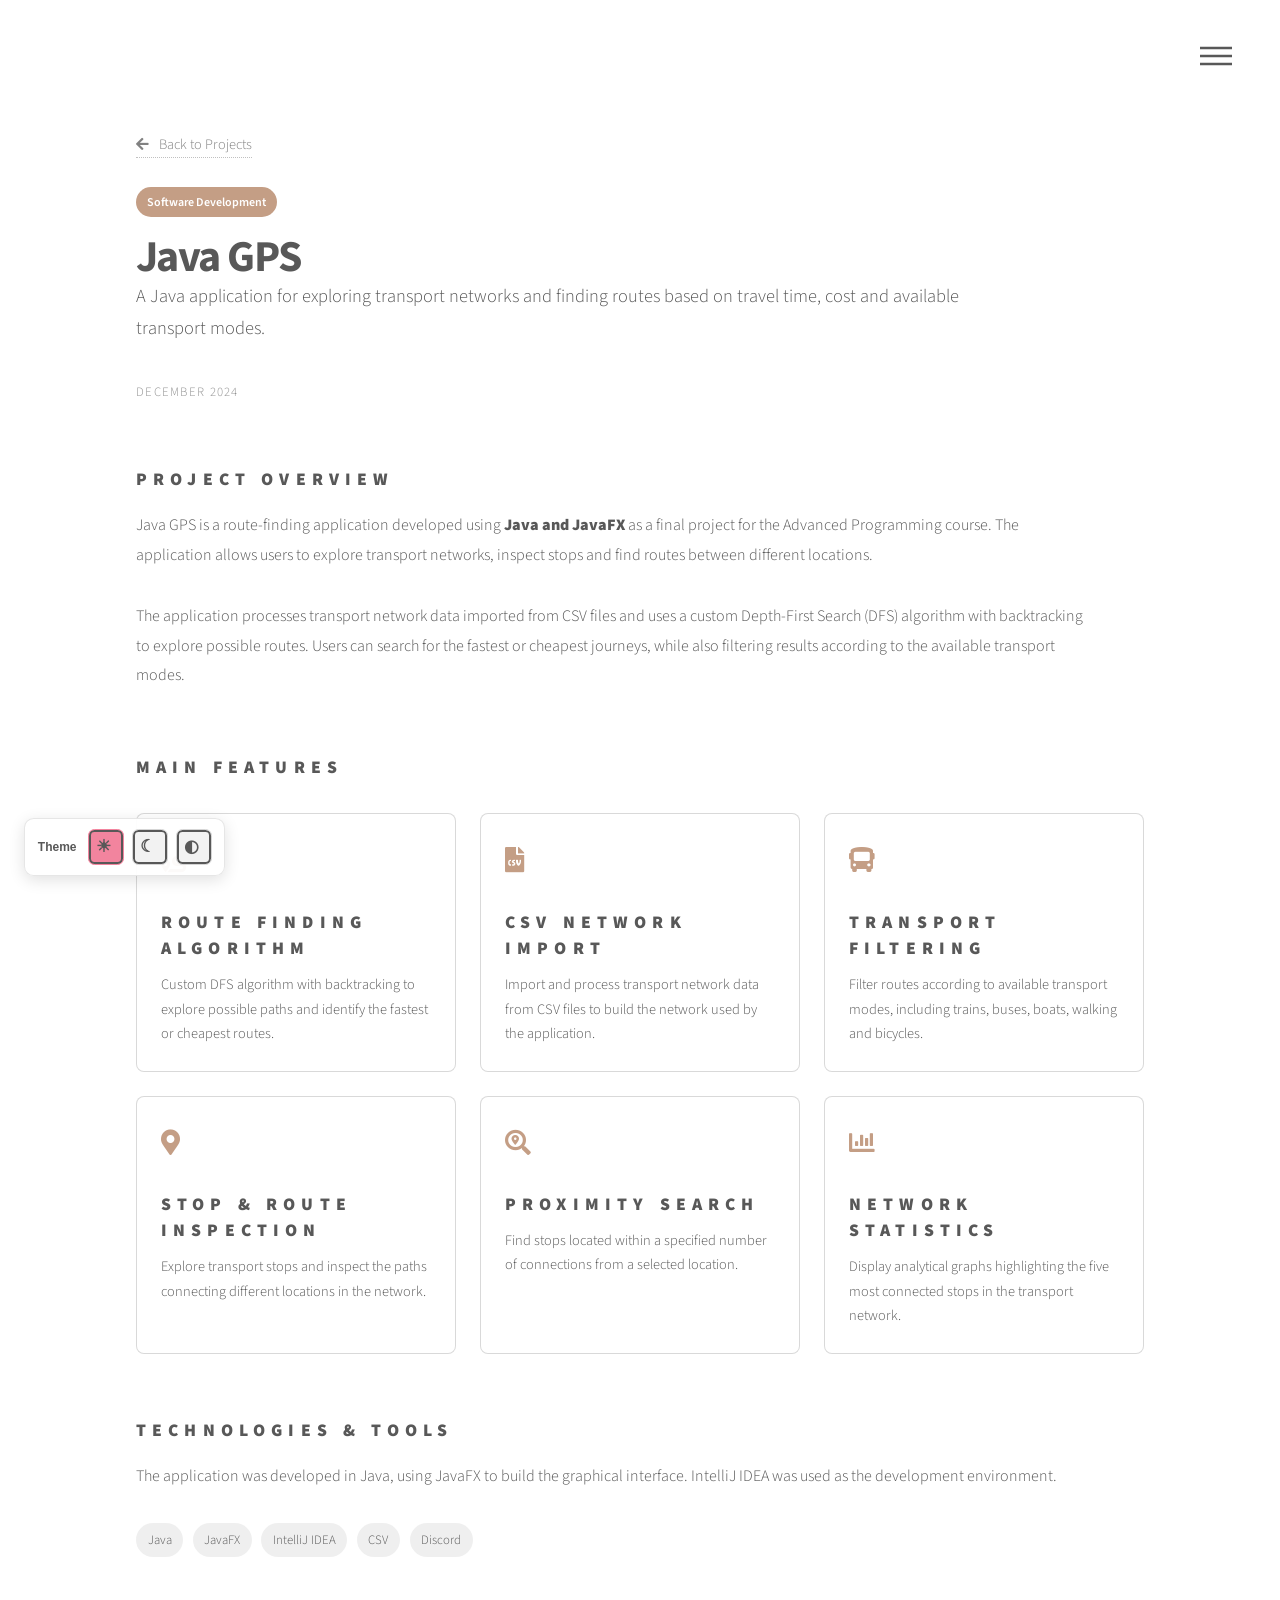
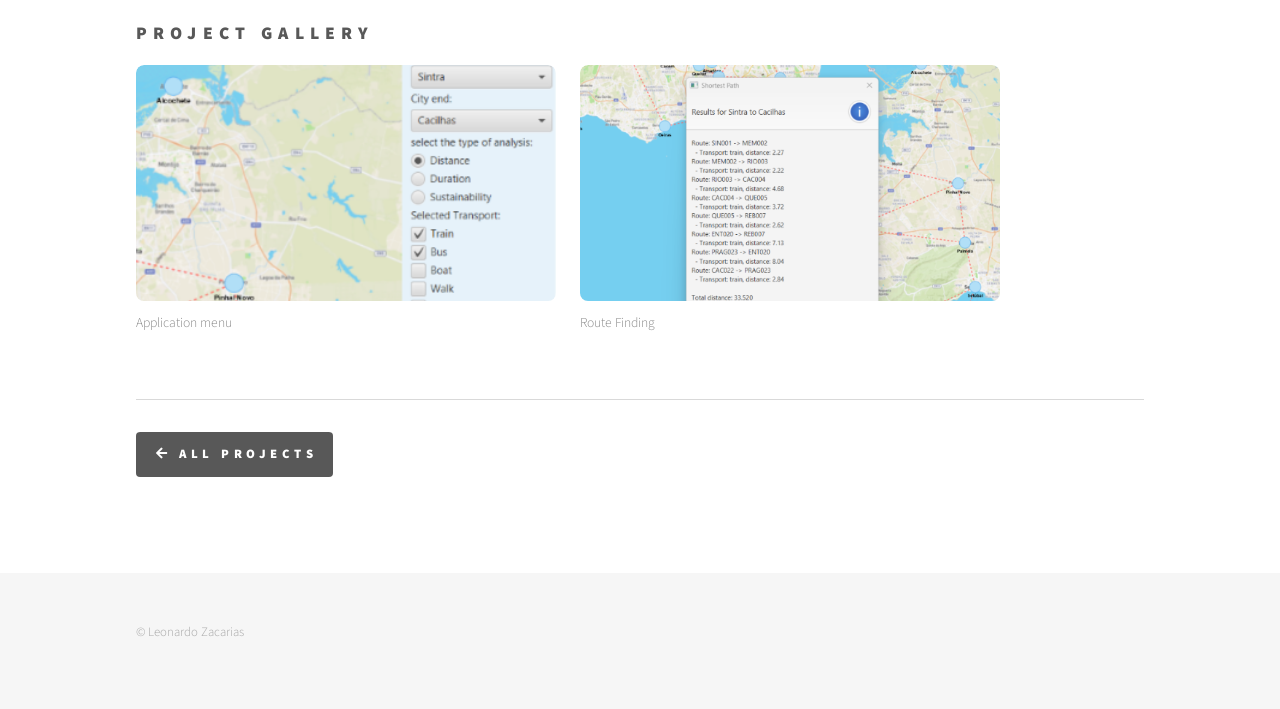
<file: projects/java-gps.html>
<!DOCTYPE HTML>
<html lang="en">
<head>
    <title>Java GPS | Leonardo Zacarias</title>
    <meta charset="utf-8" />
    <meta name="viewport" content="width=device-width, initial-scale=1, user-scalable=no" />
    <meta name="description" content="Java GPS, a transport network and route-finding application developed using Java and JavaFX." />
    <link rel="stylesheet" href="../assets/css/main.css" />
    <link rel="stylesheet" href="../assets/css/theme.css" />
    <link rel="stylesheet" href="../assets/css/project-detail.css" />
    <noscript><link rel="stylesheet" href="../assets/css/noscript.css" /></noscript>
</head>

<body class="is-preload">
    <div id="wrapper">

        <header id="header">
            <div class="inner">
                <nav>
                    <ul>
                        <li><a href="#menu">Menu</a></li>
                    </ul>
                </nav>
            </div>
        </header>

        <nav id="menu">
            <h2>Menu</h2>
            <ul>
                <li><a href="../index.html">Home</a></li>
                <li><a href="../about.html">About Me</a></li>
                <li><a href="../skill.html">Skills</a></li>
                <li><a href="../projects.html">Projects</a></li>
            </ul>
        </nav>

        <div id="main">
            <div class="inner">

                <a href="../projects.html" class="back-to-projects">
                    <span class="icon solid fa-arrow-left"></span>
                    Back to Projects
                </a>

                <header class="project-detail-header">
                    <div class="project-detail-title">
                        <span class="project-detail-category">Software Development</span>
                        <h1>Java GPS</h1>

                        <p class="project-detail-subtitle">
                            A Java application for exploring transport networks
                            and finding routes based on travel time, cost and
                            available transport modes.
                        </p>

                        <span class="project-detail-date">
                            December 2024
                        </span>
                    </div>
                </header>

                <section class="project-section">
                    <h2>Project Overview</h2>

                    <p>
                        Java GPS is a route-finding application developed using
                        <strong>Java and JavaFX</strong> as a final project for
                        the Advanced Programming course. The application allows
                        users to explore transport networks, inspect stops and
                        find routes between different locations.
                    </p>

                    <p>
                        The application processes transport network data imported
                        from CSV files and uses a custom Depth-First Search (DFS)
                        algorithm with backtracking to explore possible routes.
                        Users can search for the fastest or cheapest journeys,
                        while also filtering results according to the available
                        transport modes.
                    </p>
                </section>

                <section class="project-section">
                    <h2>Main Features</h2>

                    <div class="project-feature-grid">

                        <article class="project-feature">
                            <span class="icon solid fa-route"></span>
                            <h3>Route Finding Algorithm</h3>
                            <p>
                                Custom DFS algorithm with backtracking to explore
                                possible paths and identify the fastest or
                                cheapest routes.
                            </p>
                        </article>

                        <article class="project-feature">
                            <span class="icon solid fa-file-csv"></span>
                            <h3>CSV Network Import</h3>
                            <p>
                                Import and process transport network data from
                                CSV files to build the network used by the application.
                            </p>
                        </article>

                        <article class="project-feature">
                            <span class="icon solid fa-bus"></span>
                            <h3>Transport Filtering</h3>
                            <p>
                                Filter routes according to available transport
                                modes, including trains, buses, boats, walking
                                and bicycles.
                            </p>
                        </article>

                        <article class="project-feature">
                            <span class="icon solid fa-map-marker-alt"></span>
                            <h3>Stop &amp; Route Inspection</h3>
                            <p>
                                Explore transport stops and inspect the paths
                                connecting different locations in the network.
                            </p>
                        </article>

                        <article class="project-feature">
                            <span class="icon solid fa-search-location"></span>
                            <h3>Proximity Search</h3>
                            <p>
                                Find stops located within a specified number
                                of connections from a selected location.
                            </p>
                        </article>

                        <article class="project-feature">
                            <span class="icon solid fa-chart-bar"></span>
                            <h3>Network Statistics</h3>
                            <p>
                                Display analytical graphs highlighting the
                                five most connected stops in the transport network.
                            </p>
                        </article>

                    </div>
                </section>

                <section class="project-section">
                    <h2>Technologies &amp; Tools</h2>

                    <p>
                        The application was developed in Java, using JavaFX
                        to build the graphical interface. IntelliJ IDEA was
                        used as the development environment.
                    </p>

                    <div class="project-tech-list">
                        <span>Java</span>
                        <span>JavaFX</span>
                        <span>IntelliJ IDEA</span>
                        <span>CSV</span>
                        <span>Discord</span>
                    </div>
                </section>

                <section class="project-gallery-section">
                    <h2>Project Gallery</h2>

                    <div class="project-gallery">
                        <figure>
                            <img src="../images/projects/java-gps/java-gps-menu.png"
                                 alt="Java GPS application interface" />
                            <figcaption>Application menu</figcaption>
                        </figure>

                        <figure>
                            <img src="../images/projects/java-gps/java-gps-path.png"
                                 alt="Java GPS route search results" />
                            <figcaption>Route Finding</figcaption>
                        </figure>
                    </div>
                </section>

                <div class="project-navigation">
                    <a href="../projects.html" class="button primary">
                        <span class="icon solid fa-arrow-left"></span>
                        All Projects
                    </a>
                </div>

            </div>
        </div>

        <footer id="footer">
            <div class="inner">
                <ul class="copyright">
                    <li>&copy; Leonardo Zacarias</li>
                </ul>
            </div>
        </footer>

    </div>

    <div class="theme-switcher" role="group" aria-label="Choose colour theme">
        <span class="theme-switcher-label">Theme</span>

        <button type="button" data-theme-choice="light"
                aria-label="Light mode" aria-pressed="true" title="Light mode">
            ☀
        </button>

        <button type="button" data-theme-choice="dark"
                aria-label="Dark mode" aria-pressed="false" title="Dark mode">
            ☾
        </button>

        <button type="button" data-theme-choice="grey"
                aria-label="Grey mode" aria-pressed="false" title="Grey mode">
            ◐
        </button>
    </div>

    <script src="../assets/js/jquery.min.js"></script>
    <script src="../assets/js/browser.min.js"></script>
    <script src="../assets/js/breakpoints.min.js"></script>
    <script src="../assets/js/util.js"></script>
    <script src="../assets/js/main.js"></script>
    <script src="../assets/js/theme.js"></script>
</body>
</html>
</file>
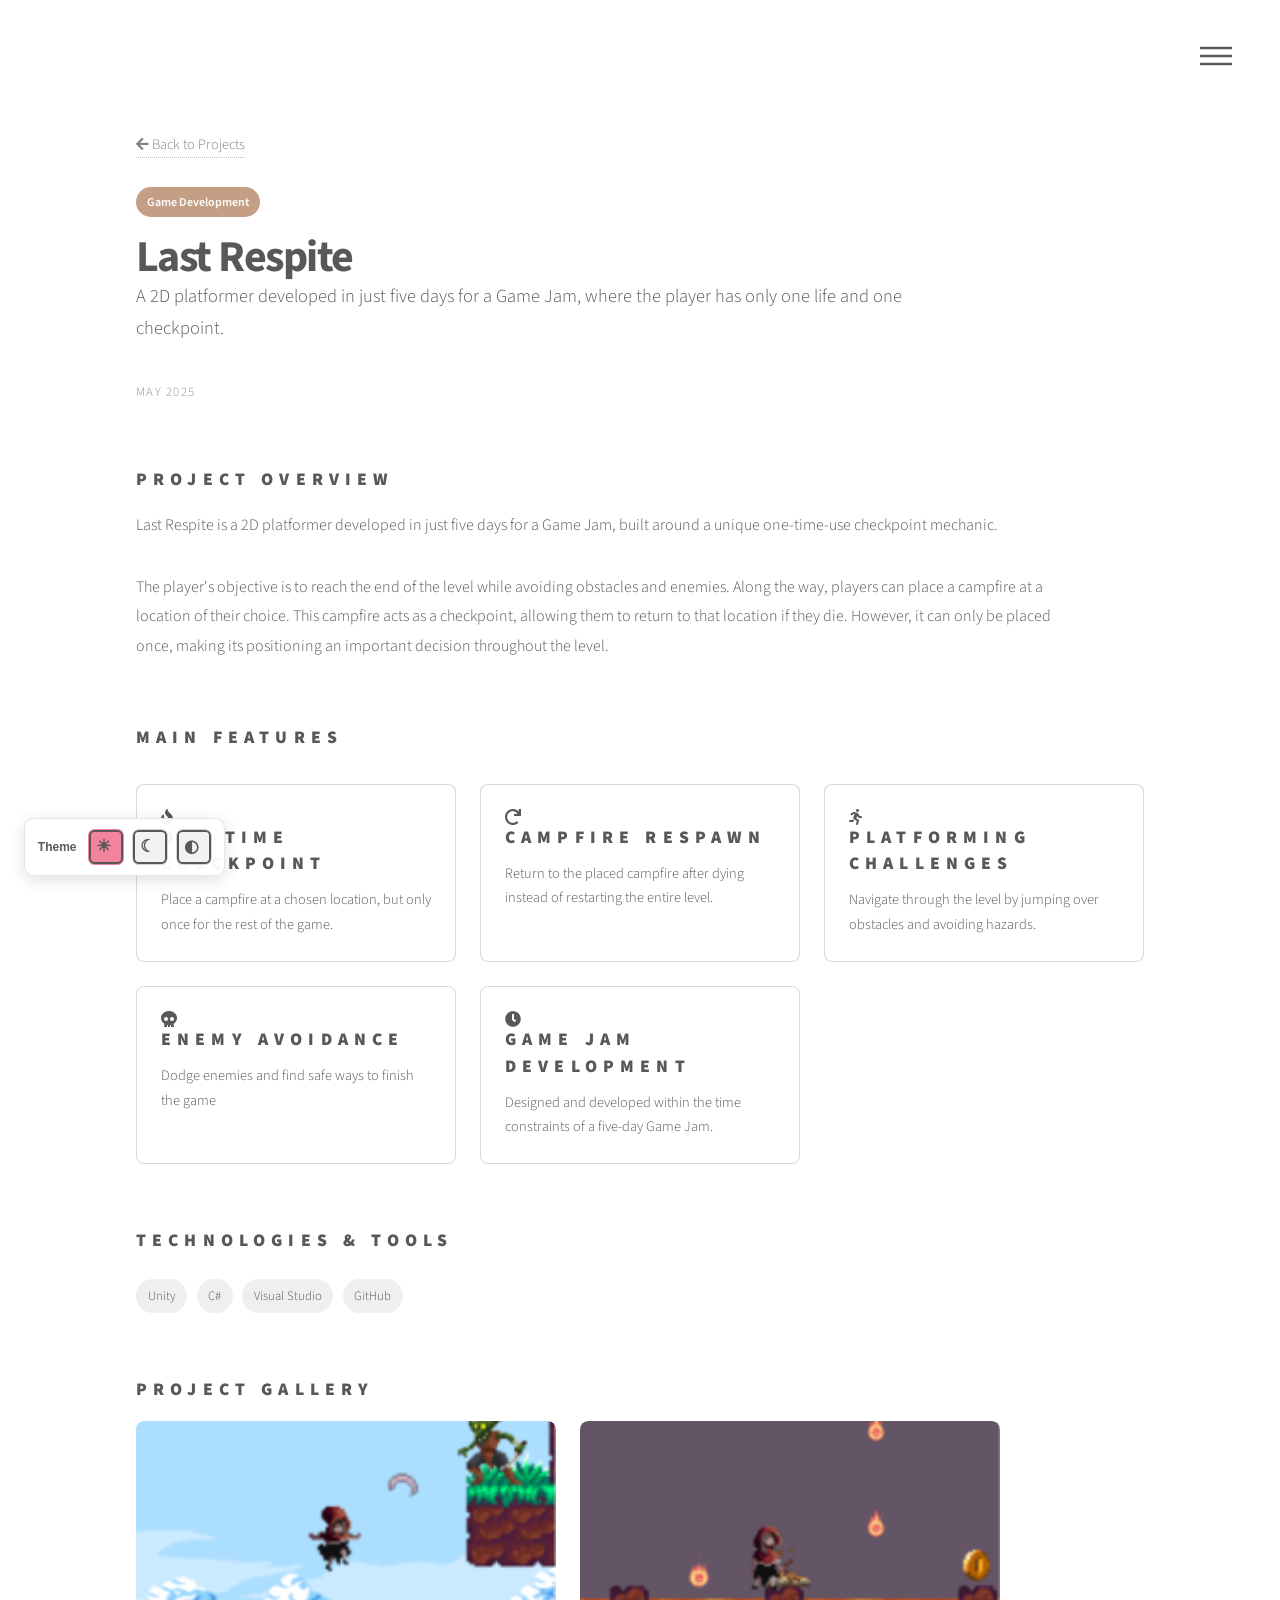
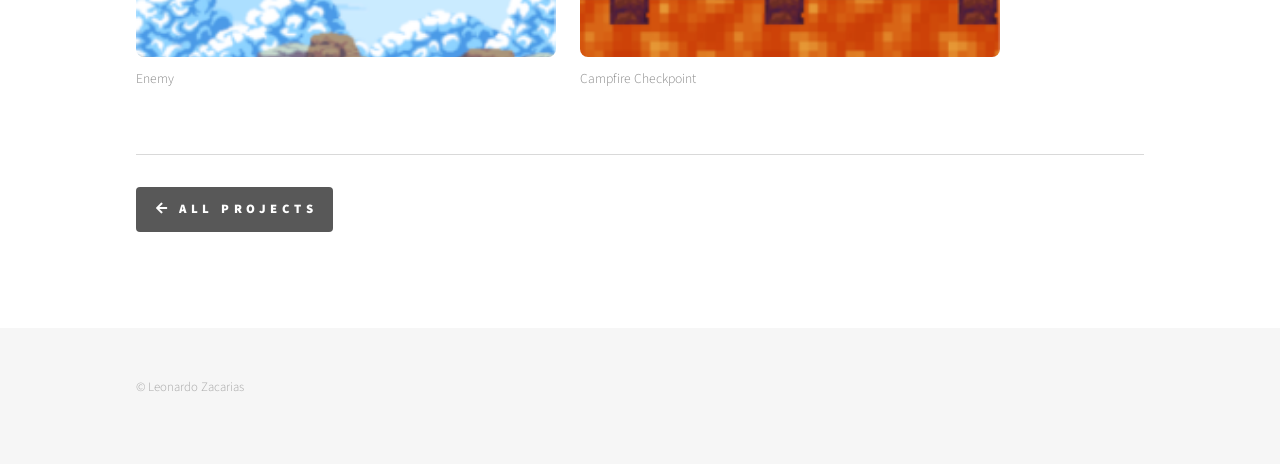
<file: projects/last-respite.html>
<!DOCTYPE HTML>
<html>
<head>
    <title>Last Respite | Projects</title>
    <meta charset="utf-8" />
    <meta name="viewport" content="width=device-width, initial-scale=1, user-scalable=no" />
    <link rel="stylesheet" href="../assets/css/main.css" />
    <link rel="stylesheet" href="../assets/css/theme.css" />
    <link rel="stylesheet" href="../assets/css/project-detail.css" />
    <noscript><link rel="stylesheet" href="../assets/css/noscript.css" /></noscript>
</head>
<body class="is-preload">

    <div id="wrapper">

        <header id="header">
            <div class="inner">
                <nav>
                    <ul>
                        <li><a href="#menu">Menu</a></li>
                    </ul>
                </nav>
            </div>
        </header>

        <nav id="menu">
            <h2>Menu</h2>
            <ul>
                <li><a href="../index.html">Home</a></li>
                <li><a href="../about.html">About Me</a></li>
                <li><a href="../skill.html">Skills</a></li>
                <li><a href="../projects.html">Projects</a></li>
            </ul>
        </nav>

        <div id="main">
            <div class="inner">

                <a href="../projects.html" class="back-to-projects">
                    <i class="fas fa-arrow-left"></i> Back to Projects
                </a>
                <header class="project-detail-header">
                    <div class="project-detail-title">
                        <span class="project-detail-category">Game Development</span>
                        <h1>Last Respite</h1>

                        <p class="project-detail-subtitle">
                            A 2D platformer developed in just five days for a Game Jam,
                                where the player has only one life and one checkpoint.
                        </p>

                        <span class="project-detail-date">
                            May 2025
                        </span>
                    </div>
                </header>

                <section class="project-section">
                    <h2>Project Overview</h2>
                    <p>
                        Last Respite is a 2D platformer developed in just five days
                        for a Game Jam, built around a unique one-time-use checkpoint
                        mechanic.
                    </p>
                    <p>
                        The player's objective is to reach the end of the level
                        while avoiding obstacles and enemies. Along the way, players
                        can place a campfire at a location of their choice. This
                        campfire acts as a checkpoint, allowing them to return to
                        that location if they die. However, it can only be placed
                        once, making its positioning an important decision
                        throughout the level.
                    </p>
                </section>

                <section class="project-section">
                    <h2>Main Features</h2>

                    <div class="project-feature-grid">

                        <div class="project-feature">
                            <i class="fas fa-fire"></i>
                            <h3>One-Time Checkpoint</h3>
                            <p>
                                Place a campfire at a chosen location, but only
                                once for the rest of the game.
                            </p>
                        </div>

                        <div class="project-feature">
                            <i class="fas fa-redo"></i>
                            <h3>Campfire Respawn</h3>
                            <p>
                                Return to the placed campfire after dying instead
                                of restarting the entire level.
                            </p>
                        </div>

                        <div class="project-feature">
                            <i class="fas fa-running"></i>
                            <h3>Platforming Challenges</h3>
                            <p>
                                Navigate through the level by jumping over obstacles
                                and avoiding hazards.
                            </p>
                        </div>

                        <div class="project-feature">
                            <i class="fas fa-skull"></i>
                            <h3>Enemy Avoidance</h3>
                            <p>
                                Dodge enemies and find safe ways to finish the game
                            </p>
                        </div>

                        <div class="project-feature">
                            <i class="fas fa-clock"></i>
                            <h3>Game Jam Development</h3>
                            <p>
                                Designed and developed within the time constraints
                                of a five-day Game Jam.
                            </p>
                        </div>

                    </div>
                </section>

                <section class="project-section">
                    <h2>Technologies & Tools</h2>
                    <div class="project-tech-list">
                        <span>Unity</span>
                        <span>C#</span>
                        <span>Visual Studio</span>
                        <span>GitHub</span>
                    </div>
                </section>

                <section class="project-section">
                    <h2>Project Gallery</h2>

                    <div class="project-gallery">
                        <figure>
                            <img src="../images/projects/last-respite/last-respite-enemy.png"
                                 alt="Last Respite gameplay" />
                            <figcaption>Enemy</figcaption>
                        </figure>

                        <figure>
                            <img src="../images/projects/last-respite/last-respite-camp.png"
                                 alt="Last Respite campfire checkpoint mechanic" />
                            <figcaption>Campfire Checkpoint</figcaption>
                        </figure>
                    </div>
                </section>

                <div class="project-navigation">
                    <a href="../projects.html" class="button primary">
                        <i class="fas fa-arrow-left"></i> All Projects
                    </a>
                </div>

            </div>
        </div>

        <footer id="footer">
            <div class="inner">
                <ul class="copyright">
                    <li>&copy; Leonardo Zacarias</li>
                </ul>
            </div>
        </footer>

    </div>

    <div class="theme-switcher" role="group" aria-label="Choose colour theme">
        <span class="theme-switcher-label">Theme</span>

        <button type="button" data-theme-choice="light"
                aria-label="Light mode" aria-pressed="true" title="Light mode">
            ☀
        </button>

        <button type="button" data-theme-choice="dark"
                aria-label="Dark mode" aria-pressed="false" title="Dark mode">
            ☾
        </button>

        <button type="button" data-theme-choice="grey"
                aria-label="Grey mode" aria-pressed="false" title="Grey mode">
            ◐
        </button>
    </div>
    <script src="../assets/js/jquery.min.js"></script>
    <script src="../assets/js/browser.min.js"></script>
    <script src="../assets/js/breakpoints.min.js"></script>
    <script src="../assets/js/util.js"></script>
    <script src="../assets/js/main.js"></script>
    <script src="../assets/js/theme.js"></script>

</body>
</html>
</file>
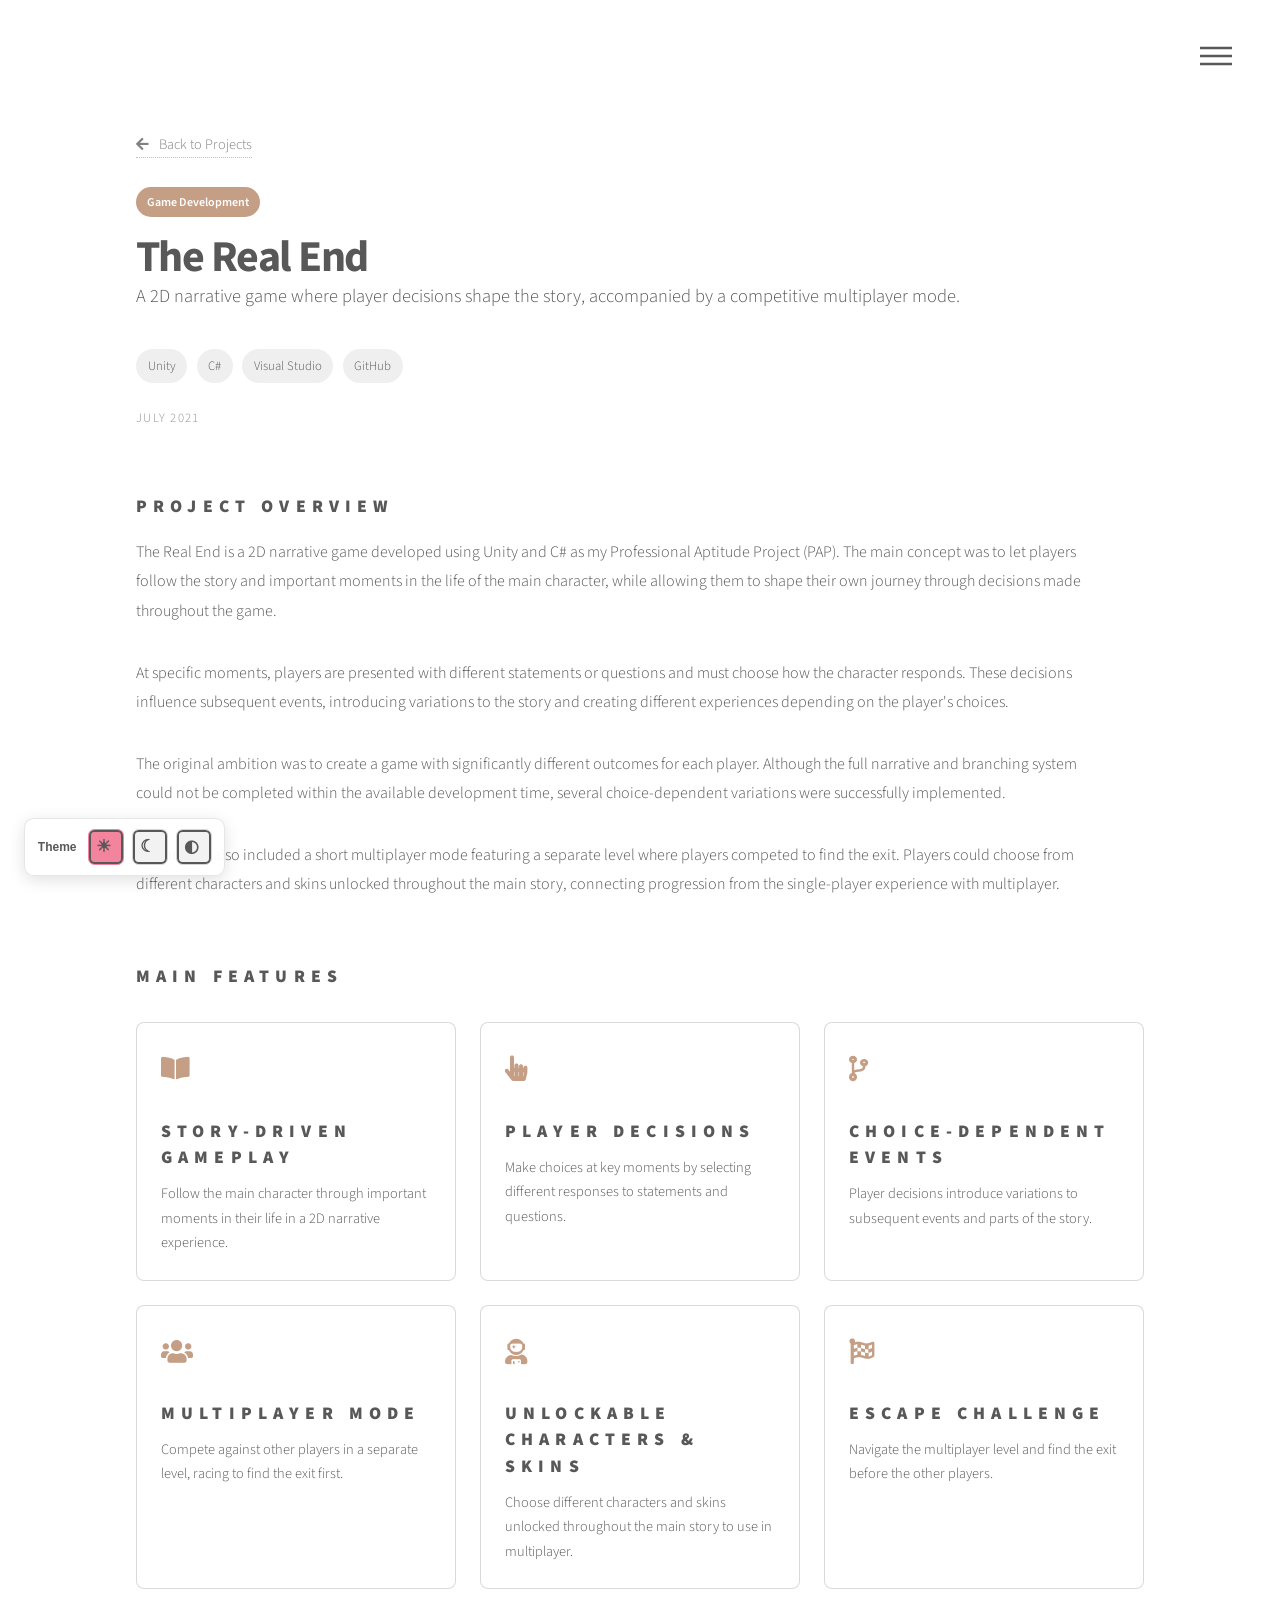
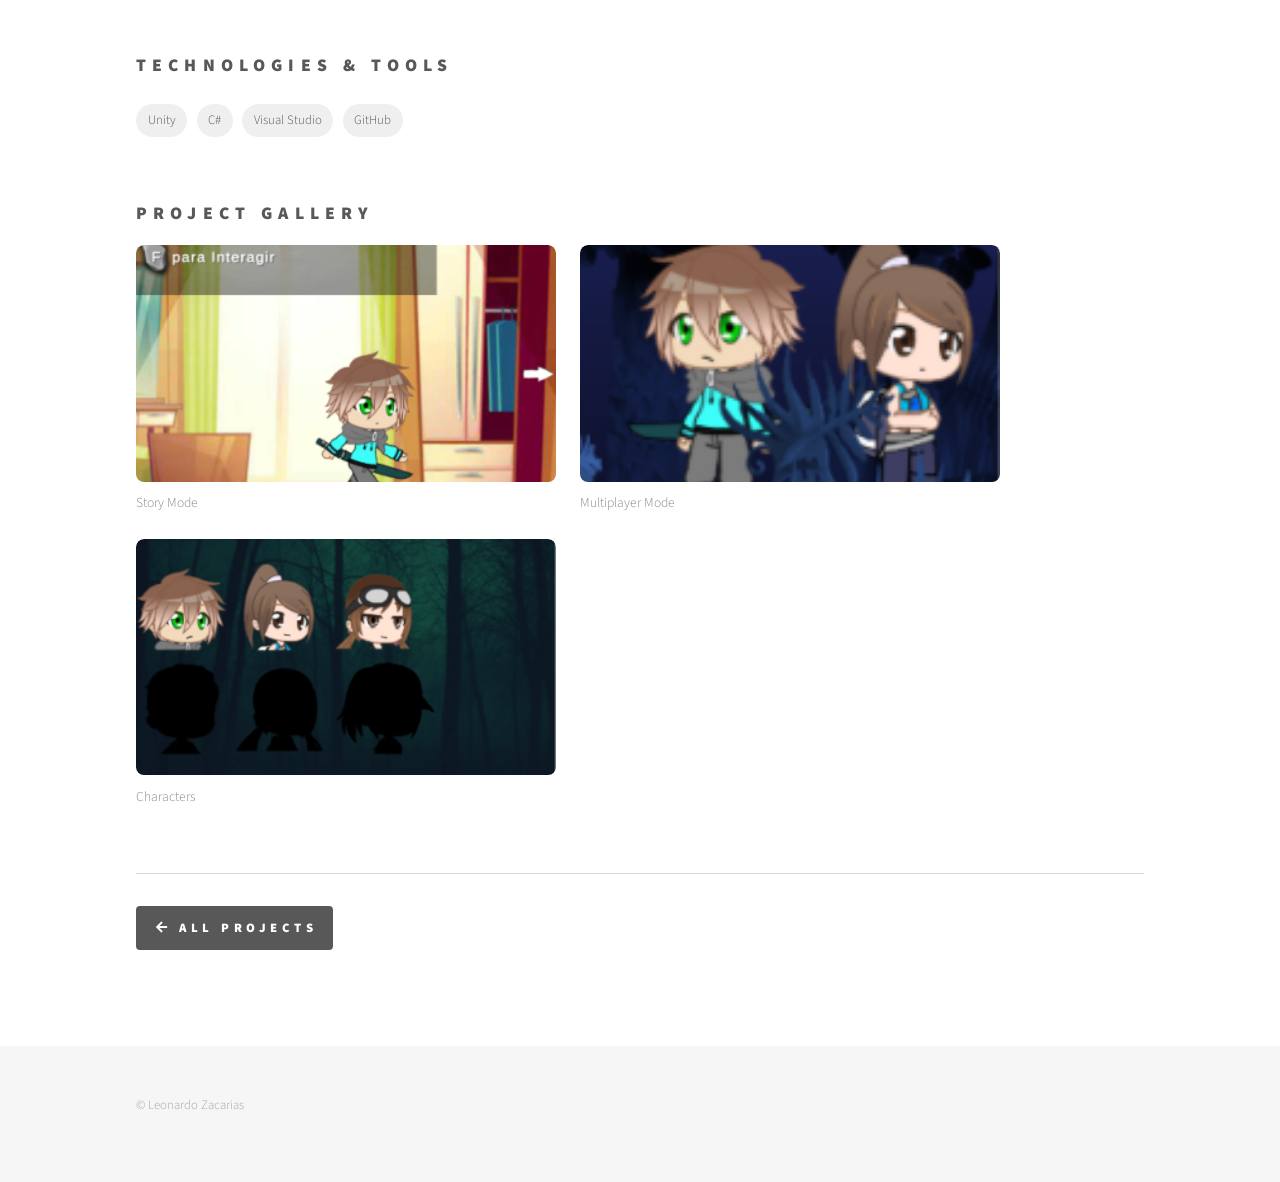
<file: projects/the-real-end.html>
<!DOCTYPE HTML>
<html lang="en">
<head>
    <title>The Real End | Leonardo Zacarias</title>
    <meta charset="utf-8" />
    <meta name="viewport" content="width=device-width, initial-scale=1, user-scalable=no" />
    <link rel="stylesheet" href="../assets/css/main.css" />
    <link rel="stylesheet" href="../assets/css/theme.css" />
    <link rel="stylesheet" href="../assets/css/project-detail.css" />
    <noscript><link rel="stylesheet" href="../assets/css/noscript.css" /></noscript>
</head>

<body class="is-preload">

    <div id="wrapper">

        <header id="header">
            <div class="inner">
                <nav>
                    <ul>
                        <li><a href="#menu">Menu</a></li>
                    </ul>
                </nav>
            </div>
        </header>

        <nav id="menu">
            <h2>Menu</h2>
            <ul>
                <li><a href="../index.html">Home</a></li>
                <li><a href="../about.html">About Me</a></li>
                <li><a href="../projects.html">Projects</a></li>
                <li><a href="../skill.html">Skills</a></li>
            </ul>
        </nav>

        <div id="main">
            <div class="inner">

                <a href="../projects.html" class="back-to-projects">
                    <span class="icon solid fa-arrow-left"></span>
                    Back to Projects
                </a>

                <header class="project-detail-header">
                    <div class="project-detail-title">
                        <span class="project-detail-category">Game Development</span>
                        <h1>The Real End</h1>
                        <p class="project-detail-subtitle">
                            A 2D narrative game where player decisions shape the story,
                            accompanied by a competitive multiplayer mode.
                        </p>
                    </div>

                    <div class="project-detail-tags">
                        <span>Unity</span>
                        <span>C#</span>
                        <span>Visual Studio</span>
                        <span>GitHub</span>
                    </div>

                    <span class="project-detail-date">July 2021</span>
                </header>

                <section class="project-section">
                    <h2>Project Overview</h2>

                    <p>
                        The Real End is a 2D narrative game developed using Unity and C#
                        as my Professional Aptitude Project (PAP). The main concept was
                        to let players follow the story and important moments in the
                        life of the main character, while allowing them to shape their
                        own journey through decisions made throughout the game.
                    </p>

                    <p>
                        At specific moments, players are presented with different
                        statements or questions and must choose how the character
                        responds. These decisions influence subsequent events,
                        introducing variations to the story and creating different
                        experiences depending on the player's choices.
                    </p>

                    <p>
                        The original ambition was to create a game with significantly
                        different outcomes for each player. Although the full narrative
                        and branching system could not be completed within the
                        available development time, several choice-dependent
                        variations were successfully implemented.
                    </p>

                    <p>
                        The project also included a short multiplayer mode featuring
                        a separate level where players competed to find the exit.
                        Players could choose from different characters and skins
                        unlocked throughout the main story, connecting progression
                        from the single-player experience with multiplayer.
                    </p>
                </section>

                <section class="project-section">
                    <h2>Main Features</h2>

                    <div class="project-feature-grid">

                        <div class="project-feature">
                            <span class="icon solid fa-book-open"></span>
                            <h3>Story-Driven Gameplay</h3>
                            <p>
                                Follow the main character through important moments
                                in their life in a 2D narrative experience.
                            </p>
                        </div>

                        <div class="project-feature">
                            <span class="icon solid fa-hand-pointer"></span>
                            <h3>Player Decisions</h3>
                            <p>
                                Make choices at key moments by selecting different
                                responses to statements and questions.
                            </p>
                        </div>

                        <div class="project-feature">
                            <span class="icon solid fa-code-branch"></span>
                            <h3>Choice-Dependent Events</h3>
                            <p>
                                Player decisions introduce variations to subsequent
                                events and parts of the story.
                            </p>
                        </div>

                        <div class="project-feature">
                            <span class="icon solid fa-users"></span>
                            <h3>Multiplayer Mode</h3>
                            <p>
                                Compete against other players in a separate level,
                                racing to find the exit first.
                            </p>
                        </div>

                        <div class="project-feature">
                            <span class="icon solid fa-user-astronaut"></span>
                            <h3>Unlockable Characters & Skins</h3>
                            <p>
                                Choose different characters and skins unlocked
                                throughout the main story to use in multiplayer.
                            </p>
                        </div>

                        <div class="project-feature">
                            <span class="icon solid fa-flag-checkered"></span>
                            <h3>Escape Challenge</h3>
                            <p>
                                Navigate the multiplayer level and find the exit
                                before the other players.
                            </p>
                        </div>

                    </div>
                </section>

                <section class="project-section">
                    <h2>Technologies & Tools</h2>

                    <div class="project-tech-list">
                        <span>Unity</span>
                        <span>C#</span>
                        <span>Visual Studio</span>
                        <span>GitHub</span>
                    </div>
                </section>

                <section class="project-gallery-section">
                    <h2>Project Gallery</h2>

                    <div class="project-gallery">
                        <figure>
                            <img src="../images/projects/the-real-end/the-real-end-gameplay.png"
                                 alt="The Real End story gameplay" />
                            <figcaption>Story Mode</figcaption>
                        </figure>

                        <figure>
                            <img src="../images/projects/the-real-end/the-real-end-multiplayer.png"
                                 alt="The Real End multiplayer gameplay" />
                            <figcaption>Multiplayer Mode</figcaption>
                        </figure>
                        <figure>
                            <img src="../images/projects/the-real-end/the-real-end-selection.png"
                                 alt="The Real End multiplayer gameplay" />
                            <figcaption>Characters</figcaption>
                        </figure>
                    </div>
                </section>

                <div class="project-navigation">
                    <a href="../projects.html" class="button primary">
                        <span class="icon solid fa-arrow-left"></span>
                        All Projects
                    </a>
                </div>
            </div>
        </div>

        <footer id="footer">
            <div class="inner">
                <ul class="copyright">
                    <li>&copy; Leonardo Zacarias</li>
                </ul>
            </div>
        </footer>

    </div>

    <div class="theme-switcher" role="group" aria-label="Choose colour theme">
        <span class="theme-switcher-label">Theme</span>

        <button type="button" data-theme-choice="light"
                aria-label="Light mode" aria-pressed="true" title="Light mode">
            ☀
        </button>

        <button type="button" data-theme-choice="dark"
                aria-label="Dark mode" aria-pressed="false" title="Dark mode">
            ☾
        </button>

        <button type="button" data-theme-choice="grey"
                aria-label="Grey mode" aria-pressed="false" title="Grey mode">
            ◐
        </button>
    </div>

    <script src="../assets/js/jquery.min.js"></script>
    <script src="../assets/js/browser.min.js"></script>
    <script src="../assets/js/breakpoints.min.js"></script>
    <script src="../assets/js/util.js"></script>
    <script src="../assets/js/main.js"></script>
    <script src="../assets/js/theme.js"></script>

</body>
</html>
</file>
<file: assets/css/theme.css>
/* Theme colors */

html[data-theme="dark"] body {
    background: #181a1b;
    color: #d1d5d8;
}

html[data-theme="dark"] body,
html[data-theme="dark"] input,
html[data-theme="dark"] select,
html[data-theme="dark"] textarea {
    color: #d1d5d8;
}

html[data-theme="dark"] h1,
html[data-theme="dark"] h2,
html[data-theme="dark"] h3,
html[data-theme="dark"] h4,
html[data-theme="dark"] h5,
html[data-theme="dark"] h6,
html[data-theme="dark"] strong,
html[data-theme="dark"] b {
    color: #f2f2f2;
}

html[data-theme="dark"] a {
    color: #e0e0e0;
}

html[data-theme="dark"] #footer {
    background: #222526;
}

html[data-theme="dark"] #header nav ul li a {
    background-color: rgba(45, 48, 50, 0.9);
}

html[data-theme="dark"] #header nav ul li a[href="#menu"]:after {
    opacity: 0;
}

html[data-theme="dark"] #header nav ul li a[href="#menu"]:before {
    opacity: 1;
}

html[data-theme="dark"] code {
    background: #292d2f;
    border-color: #454b4e;
    color: #e4e4e4;
}

html[data-theme="dark"] blockquote {
    border-left-color: #555d60;
}

html[data-theme="dark"] hr {
    border-bottom-color: #454b4e;
}

html[data-theme="dark"] input,
html[data-theme="dark"] select,
html[data-theme="dark"] textarea {
    background-color: #24282a;
    border-color: #454b4e;
}

html[data-theme="dark"] .tiles article {
    background-color: #24282a;
}

html[data-theme="dark"] .tiles article:before {
    background-color: #24282a;
}

html[data-theme="dark"] .tiles article > a {
    color: #ffffff;
}

html[data-theme="dark"] table tbody tr {
    border-color: #454b4e;
}

html[data-theme="dark"] table tbody tr:nth-child(2n + 1) {
    background-color: rgba(255, 255, 255, 0.035);
}

html[data-theme="dark"] .skill-card {
    background: #24282a;
    border-color: #414649;
}

html[data-theme="dark"] .skill-card h3 {
    color: #eeeeee;
}

html[data-theme="dark"] .skill-text-logo {
    color: #eeeeee;
}

/* Grey theme */

html[data-theme="grey"] body {
    background: #dedfe1;
    color: #45484b;
}

html[data-theme="grey"] body,
html[data-theme="grey"] input,
html[data-theme="grey"] select,
html[data-theme="grey"] textarea {
    color: #45484b;
}

html[data-theme="grey"] h1,
html[data-theme="grey"] h2,
html[data-theme="grey"] h3,
html[data-theme="grey"] h4,
html[data-theme="grey"] h5,
html[data-theme="grey"] h6 {
    color: #303336;
}

html[data-theme="grey"] #footer {
    background: #d0d2d4;
}

html[data-theme="grey"] #header nav ul li a {
    background-color: rgba(255, 255, 255, 0.7);
}

html[data-theme="grey"] code {
    background: #d0d2d4;
    border-color: #b9bdc0;
}

html[data-theme="grey"] blockquote {
    border-left-color: #aeb2b5;
}

html[data-theme="grey"] input,
html[data-theme="grey"] select,
html[data-theme="grey"] textarea {
    background-color: #f0f0f1;
    border-color: #b9bdc0;
}

html[data-theme="grey"] .tiles article {
    background-color: #c9ccce;
}

html[data-theme="grey"] .skill-card {
    background: #ececed;
    border-color: #c7c9cb;
}

html[data-theme="grey"] .skill-text-logo {
    color: #45484b;
}

/* Theme selector */

.theme-switcher {
    position: fixed;
    left: 1.5rem;
    bottom: 1.5rem;
    z-index: 10001;
    display: flex;
    align-items: center;
    gap: 0.55rem;
    padding: 0.65rem 0.8rem;
    background: rgba(255, 255, 255, 0.95);
    border: 1px solid rgba(88, 88, 88, 0.15);
    border-radius: 0.6rem;
    box-shadow: 0 0.25rem 1rem rgba(0, 0, 0, 0.12);
    color: #585858;
    font-family: Arial, sans-serif;
    font-size: 0.75rem;
    line-height: 1;
}

.theme-switcher-label {
    margin-right: 0.2rem;
    font-weight: 700;
}

.theme-switcher button {
    width: 2.2rem;
    height: 2.2rem;
    display: flex;
    align-items: center;
    justify-content: center;
    padding: 0;
    border: 1px solid #d5d5d5;
    border-radius: 0.4rem;
    background: #f2f2f2;
    color: #444444;
    font-size: 1.05rem;
    cursor: pointer;
    transition: background-color 0.2s ease, color 0.2s ease, border-color 0.2s ease;
}

.theme-switcher button:hover {
    border-color: #f2849e;
}

.theme-switcher button[aria-pressed="true"] {
    background: #f2849e;
    border-color: #f2849e;
    color: #ffffff;
}

html[data-theme="dark"] .theme-switcher {
    background: rgba(36, 40, 42, 0.97);
    border-color: #454b4e;
    color: #eeeeee;
}

html[data-theme="dark"] .theme-switcher button {
    background: #343a3d;
    border-color: #555d60;
    color: #eeeeee;
}

html[data-theme="dark"] .theme-switcher button[aria-pressed="true"] {
    background: #f2849e;
    border-color: #f2849e;
    color: #ffffff;
}

html[data-theme="grey"] .theme-switcher {
    background: rgba(240, 240, 241, 0.97);
    border-color: #c2c5c7;
    color: #45484b;
}

@media screen and (max-width: 480px) {
    .theme-switcher {
        left: 0.75rem;
        bottom: 0.75rem;
        gap: 0.4rem;
        padding: 0.5rem 0.6rem;
    }

    .theme-switcher button {
        width: 2rem;
        height: 2rem;
    }
}
</file>
<file: assets/css/noscript.css>
/*
	Phantom by HTML5 UP
	html5up.net | @ajlkn
	Free for personal and commercial use under the CCA 3.0 license (html5up.net/license)
*/

/* Tiles */

	body.is-preload .tiles article {
		-moz-transform: none;
		-webkit-transform: none;
		-ms-transform: none;
		transform: none;
		opacity: 1;
	}
</file>
<file: assets/css/about.css>
/* About page */

.about-page {
    padding-top: 2rem;
}

.about-hero {
    display: grid;
    grid-template-columns: 1fr 1.1fr;
    align-items: center;
    gap: 3rem;
    margin-bottom: 3rem;
}

.about-eyebrow {
    display: block;
    margin-bottom: 0.8rem;
    color: #f2849e;
    font-size: 0.8rem;
    font-weight: 700;
    letter-spacing: 0.15em;
}

.about-introduction h1 {
    margin-bottom: 1.5rem;
}

.about-introduction h2 {
    margin-bottom: 1rem;
    font-size: 1.5rem;
}

.about-introduction p {
    margin-bottom: 1.2rem;
}

.about-workspace img {
    display: block;
    width: 100%;
    height: auto;
    border-radius: 0.5rem;
}

.about-divider {
    width: 100%;
    height: 1px;
    margin: 2.5rem 0;
    background: rgba(88, 88, 88, 0.15);
}

.about-grid {
    display: grid;
    grid-template-columns: repeat(2, minmax(0, 1fr));
    gap: 2.5rem 3rem;
}

.about-card {
    display: flex;
    align-items: flex-start;
    gap: 1.25rem;
}

.about-card h2 {
    margin-bottom: 0.8rem;
    font-size: 1.4rem;
}

.about-card p {
    margin-bottom: 0.8rem;
}

.about-icon {
    display: flex;
    flex-shrink: 0;
    align-items: center;
    justify-content: center;
    width: 3.5rem;
    height: 3.5rem;
    border-radius: 50%;
    background: rgba(242, 132, 158, 0.17);
    color: #d66f8b;
    font-size: 1.3rem;
}

/* Responsive layout */

@media screen and (max-width: 980px) {

    .about-hero {
        grid-template-columns: 1fr 1fr;
        gap: 2rem;
    }

    .about-grid {
        gap: 2rem;
    }

}

@media screen and (max-width: 736px) {

    .about-hero {
        grid-template-columns: 1fr;
        gap: 1.5rem;
    }

    .about-workspace {
        order: -1;
    }

    .about-grid {
        grid-template-columns: 1fr;
        gap: 2rem;
    }

    .about-divider {
        margin: 2rem 0;
    }

}

@media screen and (max-width: 480px) {

    .about-card {
        gap: 1rem;
    }

    .about-icon {
        width: 2.8rem;
        height: 2.8rem;
        font-size: 1rem;
    }

    .about-card h2 {
        font-size: 1.2rem;
    }

}
</file>
<file: assets/css/projects.css>
.projects-intro {
    max-width: 850px;
    margin-bottom: 3em;
}

.projects-intro p {
    font-size: 1.05em;
    line-height: 1.8;
}

.projects-list {
    display: flex;
    flex-direction: column;
    gap: 1.5em;
}

.project-row {
    display: grid;
    grid-template-columns: 220px minmax(0, 1fr) 30px;
    align-items: center;
    gap: 2em;
    padding: 1.5em;
    border: 1px solid var(--border-color, rgba(0, 0, 0, 0.15));
    border-radius: 8px;
    background: var(--card-background, rgba(255, 255, 255, 0.04));
    text-decoration: none;
    transition: transform 0.2s ease, border-color 0.2s ease, background 0.2s ease;
}

.project-row:hover {
    transform: translateY(-3px);
    border-color: var(--accent-color, #c49e85);
}

.project-image {
    width: 100%;
    height: 145px;
    overflow: hidden;
    border-radius: 5px;
    background: var(--image-placeholder, rgba(150, 150, 150, 0.15));
}

.project-image img {
    width: 100%;
    height: 100%;
    object-fit: cover;
    display: block;
}

.project-info {
    min-width: 0;
}

.project-heading {
    display: flex;
    justify-content: space-between;
    align-items: baseline;
    gap: 1em;
    margin-bottom: 0.6em;
}

.project-heading h2 {
    margin: 0;
    font-size: 1.5em;
}

.project-date {
    flex-shrink: 0;
    font-size: 0.75em;
    font-weight: 700;
    letter-spacing: 0.12em;
    opacity: 0.65;
}

.project-description {
    margin: 0 0 1em 0;
    font-size: 0.95em;
    line-height: 1.65;
}

.project-meta {
    display: flex;
    flex-wrap: wrap;
    gap: 0.5em;
}

.project-meta span {
    padding: 0.35em 0.75em;
    border-radius: 20px;
    background: var(--tag-background, rgba(150, 150, 150, 0.15));
    font-size: 0.72em;
    line-height: 1.4;
}

.project-meta .project-category {
    background: var(--accent-color, #c49e85);
    color: #fff;
    font-weight: 600;
}

.project-arrow {
    justify-self: end;
    font-size: 1.3em;
    opacity: 0.6;
    transition: transform 0.2s ease, opacity 0.2s ease;
}

.project-row:hover .project-arrow {
    transform: translateX(5px);
    opacity: 1;
}

.other-projects {
    margin-top: 4em;
    padding-top: 2em;
    border-top: 1px solid var(--border-color, rgba(0, 0, 0, 0.15));
}

.other-projects h2 {
    margin-bottom: 0.8em;
}

.other-projects p {
    max-width: 850px;
    line-height: 1.8;
}

@media screen and (max-width: 900px) {
    .project-row {
        grid-template-columns: 170px minmax(0, 1fr) 25px;
        gap: 1.3em;
    }

    .project-image {
        height: 125px;
    }

    .project-heading h2 {
        font-size: 1.3em;
    }
}

@media screen and (max-width: 600px) {
    .projects-list {
        gap: 1em;
    }

    .project-row {
        grid-template-columns: 1fr 25px;
        gap: 1em;
        padding: 1.2em;
    }

    .project-image {
        grid-column: 1 / -1;
        height: 190px;
    }

    .project-info {
        grid-column: 1;
    }

    .project-arrow {
        grid-column: 2;
        grid-row: 2;
    }

    .project-heading {
        align-items: flex-start;
        flex-direction: column;
        gap: 0.3em;
    }

    .project-heading h2 {
        font-size: 1.25em;
    }

    .project-description {
        font-size: 0.9em;
    }
}
</file>
<file: assets/css/project-detail.css>
.back-to-projects {
    display: inline-block;
    margin-bottom: 2em;
    font-size: 0.9em;
    text-decoration: none;
    opacity: 0.75;
}

.back-to-projects .icon {
    margin-right: 0.5em;
}

.back-to-projects:hover {
    opacity: 1;
}

.project-detail-header {
    margin-bottom: 3em;
}

.project-detail-title {
    margin-bottom: 2em;
}

.project-detail-category {
    display: inline-block;
    margin-bottom: 1em;
    padding: 0.4em 0.9em;
    border-radius: 20px;
    background: var(--accent-color, #c49e85);
    color: #fff;
    font-size: 0.75em;
    font-weight: 600;
}

.project-detail-title h1 {
    margin-bottom: 0.3em;
}

.project-detail-subtitle {
    max-width: 850px;
    font-size: 1.15em;
    line-height: 1.7;
}

.project-detail-tags,
.project-tech-list {
    display: flex;
    flex-wrap: wrap;
    gap: 0.6em;
    margin: 1.5em 0;
}

.project-detail-tags span,
.project-tech-list span {
    display: inline-block;
    padding: 0.45em 0.9em;
    border-radius: 20px;
    background: var(--tag-background, rgba(150, 150, 150, 0.15));
    font-size: 0.8em;
}

.project-detail-date {
    display: block;
    margin-top: 1.5em;
    font-size: 0.8em;
    letter-spacing: 0.1em;
    text-transform: uppercase;
    opacity: 0.65;
}

.project-hero-image {
    width: 100%;
    max-height: 480px;
    overflow: hidden;
    border-radius: 8px;
    background: var(--image-placeholder, rgba(150, 150, 150, 0.15));
}

.project-hero-image img {
    display: block;
    width: 100%;
    max-height: 480px;
    object-fit: cover;
}

.project-section,
.project-gallery-section {
    margin-top: 4em;
}

.project-section h2,
.project-gallery-section h2 {
    margin-bottom: 1em;
}

.project-section > p {
    max-width: 950px;
    line-height: 1.85;
}

/* Project feature cards */

.project-feature-grid {
    display: grid;
    grid-template-columns: repeat(3, minmax(0, 1fr));
    gap: 1.5em;
    margin-top: 2em;
}

.project-feature {
    display: flex;
    flex-direction: column;
    min-width: 0;
    padding: 1.5em;
    border: 1px solid var(--border-color, rgba(0, 0, 0, 0.15));
    border-radius: 8px;
    background: var(--card-background, rgba(255, 255, 255, 0.04));
}

.project-feature > .icon {
    display: inline-block;
    margin-bottom: 1em;
    color: var(--accent-color, #c49e85);
    font-size: 1.6em;
}

.project-feature h3 {
    margin-bottom: 0.6em;
    font-size: 1.1em;
}

.project-feature p {
    margin: 0;
    font-size: 0.9em;
    line-height: 1.7;
}

/* Modality cards */

.project-modalities {
    display: grid;
    grid-template-columns: repeat(3, minmax(0, 1fr));
    gap: 1.5em;
    margin: 2em 0;
}

.modality-item {
    padding: 1.5em;
    text-align: center;
    border: 1px solid var(--border-color, rgba(0, 0, 0, 0.15));
    border-radius: 8px;
    background: var(--card-background, rgba(255, 255, 255, 0.04));
}

.modality-item > .icon {
    display: block;
    margin-bottom: 0.7em;
    color: var(--accent-color, #c49e85);
    font-size: 1.7em;
}

.modality-item h3 {
    margin-bottom: 0.3em;
}

.modality-item p {
    margin-bottom: 0.6em;
    font-size: 0.85em;
}

.modality-item strong {
    font-size: 1.3em;
}

.project-note {
    padding-left: 1em;
    border-left: 3px solid var(--accent-color, #c49e85);
    font-size: 0.9em;
    opacity: 0.8;
}

/* Technical information */

.project-technical-grid {
    display: grid;
    grid-template-columns: repeat(2, minmax(0, 1fr));
    gap: 2em;
    margin-top: 2em;
}

.project-technical-grid > div {
    padding: 1.5em;
    border-radius: 8px;
    background: var(--card-background, rgba(255, 255, 255, 0.04));
}

.project-technical-grid h3 {
    font-size: 1.15em;
}

.project-technical-grid ul {
    margin-bottom: 0;
}

.project-technical-grid li {
    padding-bottom: 0.5em;
    line-height: 1.6;
}

/* Project gallery */

.project-gallery {
    display: grid;
    grid-template-columns: repeat(2, minmax(0, 420px));
    justify-content: start;
    gap: 1.5em;
}

.project-gallery figure {
    margin: 0;
    overflow: hidden;
    border-radius: 8px;
}

.project-gallery img {
    display: block;
    width: 100%;
    aspect-ratio: 16 / 9;
    object-fit: cover;
    border-radius: 8px;
    transition: transform 0.3s ease;
}

.project-gallery figure:hover img {
    transform: scale(1.03);
}

.project-gallery figcaption {
    margin-top: 0.7em;
    font-size: 0.85em;
    opacity: 0.7;
}

/* Project navigation */

.project-navigation {
    display: flex;
    justify-content: space-between;
    gap: 1em;
    margin-top: 4em;
    padding-top: 2em;
    border-top: 1px solid var(--border-color, rgba(0, 0, 0, 0.15));
}

/* Responsive layout */

@media screen and (max-width: 900px) {
    .project-feature-grid,
    .project-modalities {
        grid-template-columns: repeat(2, minmax(0, 1fr));
    }

    .project-technical-grid {
        grid-template-columns: 1fr;
    }

    .project-gallery {
        grid-template-columns: repeat(2, minmax(0, 1fr));
    }
}

@media screen and (max-width: 600px) {
    .project-detail-header {
        margin-bottom: 3em;
    }

    .project-detail-subtitle {
        font-size: 1em;
    }

    .project-feature-grid,
    .project-modalities,
    .project-technical-grid,
    .project-gallery {
        grid-template-columns: 1fr;
    }

    .project-section,
    .project-gallery-section {
        margin-top: 3em;
    }

    .project-navigation {
        flex-direction: column;
    }

    .project-navigation .button {
        width: 100%;
        text-align: center;
    }
}
</file>
<file: assets/css/main.css>
@import url(fontawesome-all.min.css);
@import url("https://fonts.googleapis.com/css?family=Source+Sans+Pro:300,700,900");


html, body, div, span, applet, object,
iframe, h1, h2, h3, h4, h5, h6, p, blockquote,
pre, a, abbr, acronym, address, big, cite,
code, del, dfn, em, img, ins, kbd, q, s, samp,
small, strike, strong, sub, sup, tt, var, b,
u, i, center, dl, dt, dd, ol, ul, li, fieldset,
form, label, legend, table, caption, tbody,
tfoot, thead, tr, th, td, article, aside,
canvas, details, embed, figure, figcaption,
footer, header, hgroup, menu, nav, output, ruby,
section, summary, time, mark, audio, video {
	margin: 0;
	padding: 0;
	border: 0;
	font-size: 100%;
	font: inherit;
	vertical-align: baseline;}

article, aside, details, figcaption, figure,
footer, header, hgroup, menu, nav, section {
	display: block;}

body {
	line-height: 1;
}

ol, ul {
	list-style: none;
}

blockquote, q {
	quotes: none;
}

	blockquote:before, blockquote:after, q:before, q:after {
		content: '';
		content: none;
	}

table {
	border-collapse: collapse;
	border-spacing: 0;
}

body {
	-webkit-text-size-adjust: none;
}

mark {
	background-color: transparent;
	color: inherit;
}

input::-moz-focus-inner {
	border: 0;
	padding: 0;
}

input, select, textarea {
	-moz-appearance: none;
	-webkit-appearance: none;
	-ms-appearance: none;
	appearance: none;
}

/* Basic */

	@-ms-viewport {
		width: device-width;
	}

	body {
		-ms-overflow-style: scrollbar;
	}

	@media screen and (max-width: 480px) {

		html, body {
			min-width: 320px;
		}

	}

	html {
		box-sizing: border-box;
	}

	*, *:before, *:after {
		box-sizing: inherit;
	}

	body {
		background: #ffffff;
	}

		body.is-preload *, body.is-preload *:before, body.is-preload *:after {
			-moz-animation: none !important;
			-webkit-animation: none !important;
			-ms-animation: none !important;
			animation: none !important;
			-moz-transition: none !important;
			-webkit-transition: none !important;
			-ms-transition: none !important;
			transition: none !important;
		}

/* Type */

	body, input, select, textarea {
		color: #585858;
		font-family: "Source Sans Pro", Helvetica, sans-serif;
		font-size: 16pt;
		font-weight: 300;
		line-height: 1.75;
	}

		@media screen and (max-width: 1680px) {

			body, input, select, textarea {
				font-size: 14pt;
			}

		}

		@media screen and (max-width: 1280px) {

			body, input, select, textarea {
				font-size: 12pt;
			}

		}

	a {
		-moz-transition: border-bottom-color 0.2s ease, color 0.2s ease;
		-webkit-transition: border-bottom-color 0.2s ease, color 0.2s ease;
		-ms-transition: border-bottom-color 0.2s ease, color 0.2s ease;
		transition: border-bottom-color 0.2s ease, color 0.2s ease;
		text-decoration: none;
		color: #585858;
		border-bottom: dotted 1px rgba(88, 88, 88, 0.5);
	}

		a:hover {
			border-bottom-color: transparent;
			color: #f2849e !important;
		}

	strong, b {
		font-weight: 900;
	}

	em, i {
		font-style: italic;
	}

	p {
		margin: 0 0 2em 0;
	}

	h1 {
		font-size: 2.75em;
		font-weight: 700;
		line-height: 1.3;
		margin: 0 0 1em 0;
		letter-spacing: -0.035em;
	}

		h1 a {
			color: inherit;
		}

		@media screen and (max-width: 736px) {

			h1 {
				font-size: 2em;
				margin: 0 0 1em 0;
			}

		}

		@media screen and (max-width: 360px) {

			h1 {
				font-size: 1.75em;
			}

		}

	h2, h3, h4, h5, h6 {
		font-weight: 900;
		line-height: 1.5;
		margin: 0 0 2em 0;
		text-transform: uppercase;
		letter-spacing: 0.35em;
	}

		h2 a, h3 a, h4 a, h5 a, h6 a {
			color: inherit;
		}

	h2 {
		font-size: 1.1em;
	}

	h3 {
		font-size: 1em;
	}

	h4 {
		font-size: 0.8em;
	}

	h5 {
		font-size: 0.8em;
	}

	h6 {
		font-size: 0.8em;
	}

	@media screen and (max-width: 980px) {

		h1 br, h2 br, h3 br, h4 br, h5 br, h6 br {
			display: none;
		}

	}

	@media screen and (max-width: 736px) {

		h2 {
			font-size: 1em;
		}

		h3 {
			font-size: 0.8em;
		}

	}

	sub {
		font-size: 0.8em;
		position: relative;
		top: 0.5em;
	}

	sup {
		font-size: 0.8em;
		position: relative;
		top: -0.5em;
	}

	blockquote {
		border-left: solid 4px #c9c9c9;
		font-style: italic;
		margin: 0 0 2em 0;
		padding: 0.5em 0 0.5em 2em;
	}

	code {
		background: rgba(144, 144, 144, 0.075);
		border-radius: 4px;
		border: solid 1px #c9c9c9;
		font-family: "Courier New", monospace;
		font-size: 0.9em;
		margin: 0 0.25em;
		padding: 0.25em 0.65em;
	}

	pre {
		-webkit-overflow-scrolling: touch;
		font-family: "Courier New", monospace;
		font-size: 0.9em;
		margin: 0 0 2em 0;
	}

		pre code {
			display: block;
			line-height: 1.75;
			padding: 1em 1.5em;
			overflow-x: auto;
		}

	hr {
		border: 0;
		border-bottom: solid 1px #c9c9c9;
		margin: 2em 0;
	}

		hr.major {
			margin: 3em 0;
		}

	.align-left {
		text-align: left;
	}

	.align-center {
		text-align: center;
	}

	.align-right {
		text-align: right;
	}

/* Row */

	.row {
		display: flex;
		flex-wrap: wrap;
		box-sizing: border-box;
		align-items: stretch;
	}

		.row > * {
			box-sizing: border-box;
		}

		.row.gtr-uniform > * > :last-child {
			margin-bottom: 0;
		}

		.row.aln-left {
			justify-content: flex-start;
		}

		.row.aln-center {
			justify-content: center;
		}

		.row.aln-right {
			justify-content: flex-end;
		}

		.row.aln-top {
			align-items: flex-start;
		}

		.row.aln-middle {
			align-items: center;
		}

		.row.aln-bottom {
			align-items: flex-end;
		}

		.row > .imp {
			order: -1;
		}

		.row > .col-1 {
			width: 8.33333%;
		}

		.row > .off-1 {
			margin-left: 8.33333%;
		}

		.row > .col-2 {
			width: 16.66667%;
		}

		.row > .off-2 {
			margin-left: 16.66667%;
		}

		.row > .col-3 {
			width: 25%;
		}

		.row > .off-3 {
			margin-left: 25%;
		}

		.row > .col-4 {
			width: 33.33333%;
		}

		.row > .off-4 {
			margin-left: 33.33333%;
		}

		.row > .col-5 {
			width: 41.66667%;
		}

		.row > .off-5 {
			margin-left: 41.66667%;
		}

		.row > .col-6 {
			width: 50%;
		}

		.row > .off-6 {
			margin-left: 50%;
		}

		.row > .col-7 {
			width: 58.33333%;
		}

		.row > .off-7 {
			margin-left: 58.33333%;
		}

		.row > .col-8 {
			width: 66.66667%;
		}

		.row > .off-8 {
			margin-left: 66.66667%;
		}

		.row > .col-9 {
			width: 75%;
		}

		.row > .off-9 {
			margin-left: 75%;
		}

		.row > .col-10 {
			width: 83.33333%;
		}

		.row > .off-10 {
			margin-left: 83.33333%;
		}

		.row > .col-11 {
			width: 91.66667%;
		}

		.row > .off-11 {
			margin-left: 91.66667%;
		}

		.row > .col-12 {
			width: 100%;
		}

		.row > .off-12 {
			margin-left: 100%;
		}

		.row.gtr-0 {
			margin-top: 0;
			margin-left: 0em;
		}

			.row.gtr-0 > * {
				padding: 0 0 0 0em;
			}

			.row.gtr-0.gtr-uniform {
				margin-top: 0em;
			}

				.row.gtr-0.gtr-uniform > * {
					padding-top: 0em;
				}

		.row.gtr-25 {
			margin-top: 0;
			margin-left: -0.5em;
		}

			.row.gtr-25 > * {
				padding: 0 0 0 0.5em;
			}

			.row.gtr-25.gtr-uniform {
				margin-top: -0.5em;
			}

				.row.gtr-25.gtr-uniform > * {
					padding-top: 0.5em;
				}

		.row.gtr-50 {
			margin-top: 0;
			margin-left: -1em;
		}

			.row.gtr-50 > * {
				padding: 0 0 0 1em;
			}

			.row.gtr-50.gtr-uniform {
				margin-top: -1em;
			}

				.row.gtr-50.gtr-uniform > * {
					padding-top: 1em;
				}

		.row {
			margin-top: 0;
			margin-left: -2em;
		}

			.row > * {
				padding: 0 0 0 2em;
			}

			.row.gtr-uniform {
				margin-top: -2em;
			}

				.row.gtr-uniform > * {
					padding-top: 2em;
				}

		.row.gtr-150 {
			margin-top: 0;
			margin-left: -3em;
		}

			.row.gtr-150 > * {
				padding: 0 0 0 3em;
			}

			.row.gtr-150.gtr-uniform {
				margin-top: -3em;
			}

				.row.gtr-150.gtr-uniform > * {
					padding-top: 3em;
				}

		.row.gtr-200 {
			margin-top: 0;
			margin-left: -4em;
		}

			.row.gtr-200 > * {
				padding: 0 0 0 4em;
			}

			.row.gtr-200.gtr-uniform {
				margin-top: -4em;
			}

				.row.gtr-200.gtr-uniform > * {
					padding-top: 4em;
				}

		@media screen and (max-width: 1680px) {

			.row {
				display: flex;
				flex-wrap: wrap;
				box-sizing: border-box;
				align-items: stretch;
			}

				.row > * {
					box-sizing: border-box;
				}

				.row.gtr-uniform > * > :last-child {
					margin-bottom: 0;
				}

				.row.aln-left {
					justify-content: flex-start;
				}

				.row.aln-center {
					justify-content: center;
				}

				.row.aln-right {
					justify-content: flex-end;
				}

				.row.aln-top {
					align-items: flex-start;
				}

				.row.aln-middle {
					align-items: center;
				}

				.row.aln-bottom {
					align-items: flex-end;
				}

				.row > .imp-xlarge {
					order: -1;
				}

				.row > .col-1-xlarge {
					width: 8.33333%;
				}

				.row > .off-1-xlarge {
					margin-left: 8.33333%;
				}

				.row > .col-2-xlarge {
					width: 16.66667%;
				}

				.row > .off-2-xlarge {
					margin-left: 16.66667%;
				}

				.row > .col-3-xlarge {
					width: 25%;
				}

				.row > .off-3-xlarge {
					margin-left: 25%;
				}

				.row > .col-4-xlarge {
					width: 33.33333%;
				}

				.row > .off-4-xlarge {
					margin-left: 33.33333%;
				}

				.row > .col-5-xlarge {
					width: 41.66667%;
				}

				.row > .off-5-xlarge {
					margin-left: 41.66667%;
				}

				.row > .col-6-xlarge {
					width: 50%;
				}

				.row > .off-6-xlarge {
					margin-left: 50%;
				}

				.row > .col-7-xlarge {
					width: 58.33333%;
				}

				.row > .off-7-xlarge {
					margin-left: 58.33333%;
				}

				.row > .col-8-xlarge {
					width: 66.66667%;
				}

				.row > .off-8-xlarge {
					margin-left: 66.66667%;
				}

				.row > .col-9-xlarge {
					width: 75%;
				}

				.row > .off-9-xlarge {
					margin-left: 75%;
				}

				.row > .col-10-xlarge {
					width: 83.33333%;
				}

				.row > .off-10-xlarge {
					margin-left: 83.33333%;
				}

				.row > .col-11-xlarge {
					width: 91.66667%;
				}

				.row > .off-11-xlarge {
					margin-left: 91.66667%;
				}

				.row > .col-12-xlarge {
					width: 100%;
				}

				.row > .off-12-xlarge {
					margin-left: 100%;
				}

				.row.gtr-0 {
					margin-top: 0;
					margin-left: 0em;
				}

					.row.gtr-0 > * {
						padding: 0 0 0 0em;
					}

					.row.gtr-0.gtr-uniform {
						margin-top: 0em;
					}

						.row.gtr-0.gtr-uniform > * {
							padding-top: 0em;
						}

				.row.gtr-25 {
					margin-top: 0;
					margin-left: -0.5em;
				}

					.row.gtr-25 > * {
						padding: 0 0 0 0.5em;
					}

					.row.gtr-25.gtr-uniform {
						margin-top: -0.5em;
					}

						.row.gtr-25.gtr-uniform > * {
							padding-top: 0.5em;
						}

				.row.gtr-50 {
					margin-top: 0;
					margin-left: -1em;
				}

					.row.gtr-50 > * {
						padding: 0 0 0 1em;
					}

					.row.gtr-50.gtr-uniform {
						margin-top: -1em;
					}

						.row.gtr-50.gtr-uniform > * {
							padding-top: 1em;
						}

				.row {
					margin-top: 0;
					margin-left: -2em;
				}

					.row > * {
						padding: 0 0 0 2em;
					}

					.row.gtr-uniform {
						margin-top: -2em;
					}

						.row.gtr-uniform > * {
							padding-top: 2em;
						}

				.row.gtr-150 {
					margin-top: 0;
					margin-left: -3em;
				}

					.row.gtr-150 > * {
						padding: 0 0 0 3em;
					}

					.row.gtr-150.gtr-uniform {
						margin-top: -3em;
					}

						.row.gtr-150.gtr-uniform > * {
							padding-top: 3em;
						}

				.row.gtr-200 {
					margin-top: 0;
					margin-left: -4em;
				}

					.row.gtr-200 > * {
						padding: 0 0 0 4em;
					}

					.row.gtr-200.gtr-uniform {
						margin-top: -4em;
					}

						.row.gtr-200.gtr-uniform > * {
							padding-top: 4em;
						}

		}

		@media screen and (max-width: 1280px) {

			.row {
				display: flex;
				flex-wrap: wrap;
				box-sizing: border-box;
				align-items: stretch;
			}

				.row > * {
					box-sizing: border-box;
				}

				.row.gtr-uniform > * > :last-child {
					margin-bottom: 0;
				}

				.row.aln-left {
					justify-content: flex-start;
				}

				.row.aln-center {
					justify-content: center;
				}

				.row.aln-right {
					justify-content: flex-end;
				}

				.row.aln-top {
					align-items: flex-start;
				}

				.row.aln-middle {
					align-items: center;
				}

				.row.aln-bottom {
					align-items: flex-end;
				}

				.row > .imp-large {
					order: -1;
				}

				.row > .col-1-large {
					width: 8.33333%;
				}

				.row > .off-1-large {
					margin-left: 8.33333%;
				}

				.row > .col-2-large {
					width: 16.66667%;
				}

				.row > .off-2-large {
					margin-left: 16.66667%;
				}

				.row > .col-3-large {
					width: 25%;
				}

				.row > .off-3-large {
					margin-left: 25%;
				}

				.row > .col-4-large {
					width: 33.33333%;
				}

				.row > .off-4-large {
					margin-left: 33.33333%;
				}

				.row > .col-5-large {
					width: 41.66667%;
				}

				.row > .off-5-large {
					margin-left: 41.66667%;
				}

				.row > .col-6-large {
					width: 50%;
				}

				.row > .off-6-large {
					margin-left: 50%;
				}

				.row > .col-7-large {
					width: 58.33333%;
				}

				.row > .off-7-large {
					margin-left: 58.33333%;
				}

				.row > .col-8-large {
					width: 66.66667%;
				}

				.row > .off-8-large {
					margin-left: 66.66667%;
				}

				.row > .col-9-large {
					width: 75%;
				}

				.row > .off-9-large {
					margin-left: 75%;
				}

				.row > .col-10-large {
					width: 83.33333%;
				}

				.row > .off-10-large {
					margin-left: 83.33333%;
				}

				.row > .col-11-large {
					width: 91.66667%;
				}

				.row > .off-11-large {
					margin-left: 91.66667%;
				}

				.row > .col-12-large {
					width: 100%;
				}

				.row > .off-12-large {
					margin-left: 100%;
				}

				.row.gtr-0 {
					margin-top: 0;
					margin-left: 0em;
				}

					.row.gtr-0 > * {
						padding: 0 0 0 0em;
					}

					.row.gtr-0.gtr-uniform {
						margin-top: 0em;
					}

						.row.gtr-0.gtr-uniform > * {
							padding-top: 0em;
						}

				.row.gtr-25 {
					margin-top: 0;
					margin-left: -0.5em;
				}

					.row.gtr-25 > * {
						padding: 0 0 0 0.5em;
					}

					.row.gtr-25.gtr-uniform {
						margin-top: -0.5em;
					}

						.row.gtr-25.gtr-uniform > * {
							padding-top: 0.5em;
						}

				.row.gtr-50 {
					margin-top: 0;
					margin-left: -1em;
				}

					.row.gtr-50 > * {
						padding: 0 0 0 1em;
					}

					.row.gtr-50.gtr-uniform {
						margin-top: -1em;
					}

						.row.gtr-50.gtr-uniform > * {
							padding-top: 1em;
						}

				.row {
					margin-top: 0;
					margin-left: -2em;
				}

					.row > * {
						padding: 0 0 0 2em;
					}

					.row.gtr-uniform {
						margin-top: -2em;
					}

						.row.gtr-uniform > * {
							padding-top: 2em;
						}

				.row.gtr-150 {
					margin-top: 0;
					margin-left: -3em;
				}

					.row.gtr-150 > * {
						padding: 0 0 0 3em;
					}

					.row.gtr-150.gtr-uniform {
						margin-top: -3em;
					}

						.row.gtr-150.gtr-uniform > * {
							padding-top: 3em;
						}

				.row.gtr-200 {
					margin-top: 0;
					margin-left: -4em;
				}

					.row.gtr-200 > * {
						padding: 0 0 0 4em;
					}

					.row.gtr-200.gtr-uniform {
						margin-top: -4em;
					}

						.row.gtr-200.gtr-uniform > * {
							padding-top: 4em;
						}

		}

		@media screen and (max-width: 980px) {

			.row {
				display: flex;
				flex-wrap: wrap;
				box-sizing: border-box;
				align-items: stretch;
			}

				.row > * {
					box-sizing: border-box;
				}

				.row.gtr-uniform > * > :last-child {
					margin-bottom: 0;
				}

				.row.aln-left {
					justify-content: flex-start;
				}

				.row.aln-center {
					justify-content: center;
				}

				.row.aln-right {
					justify-content: flex-end;
				}

				.row.aln-top {
					align-items: flex-start;
				}

				.row.aln-middle {
					align-items: center;
				}

				.row.aln-bottom {
					align-items: flex-end;
				}

				.row > .imp-medium {
					order: -1;
				}

				.row > .col-1-medium {
					width: 8.33333%;
				}

				.row > .off-1-medium {
					margin-left: 8.33333%;
				}

				.row > .col-2-medium {
					width: 16.66667%;
				}

				.row > .off-2-medium {
					margin-left: 16.66667%;
				}

				.row > .col-3-medium {
					width: 25%;
				}

				.row > .off-3-medium {
					margin-left: 25%;
				}

				.row > .col-4-medium {
					width: 33.33333%;
				}

				.row > .off-4-medium {
					margin-left: 33.33333%;
				}

				.row > .col-5-medium {
					width: 41.66667%;
				}

				.row > .off-5-medium {
					margin-left: 41.66667%;
				}

				.row > .col-6-medium {
					width: 50%;
				}

				.row > .off-6-medium {
					margin-left: 50%;
				}

				.row > .col-7-medium {
					width: 58.33333%;
				}

				.row > .off-7-medium {
					margin-left: 58.33333%;
				}

				.row > .col-8-medium {
					width: 66.66667%;
				}

				.row > .off-8-medium {
					margin-left: 66.66667%;
				}

				.row > .col-9-medium {
					width: 75%;
				}

				.row > .off-9-medium {
					margin-left: 75%;
				}

				.row > .col-10-medium {
					width: 83.33333%;
				}

				.row > .off-10-medium {
					margin-left: 83.33333%;
				}

				.row > .col-11-medium {
					width: 91.66667%;
				}

				.row > .off-11-medium {
					margin-left: 91.66667%;
				}

				.row > .col-12-medium {
					width: 100%;
				}

				.row > .off-12-medium {
					margin-left: 100%;
				}

				.row.gtr-0 {
					margin-top: 0;
					margin-left: 0em;
				}

					.row.gtr-0 > * {
						padding: 0 0 0 0em;
					}

					.row.gtr-0.gtr-uniform {
						margin-top: 0em;
					}

						.row.gtr-0.gtr-uniform > * {
							padding-top: 0em;
						}

				.row.gtr-25 {
					margin-top: 0;
					margin-left: -0.375em;
				}

					.row.gtr-25 > * {
						padding: 0 0 0 0.375em;
					}

					.row.gtr-25.gtr-uniform {
						margin-top: -0.375em;
					}

						.row.gtr-25.gtr-uniform > * {
							padding-top: 0.375em;
						}

				.row.gtr-50 {
					margin-top: 0;
					margin-left: -0.75em;
				}

					.row.gtr-50 > * {
						padding: 0 0 0 0.75em;
					}

					.row.gtr-50.gtr-uniform {
						margin-top: -0.75em;
					}

						.row.gtr-50.gtr-uniform > * {
							padding-top: 0.75em;
						}

				.row {
					margin-top: 0;
					margin-left: -1.5em;
				}

					.row > * {
						padding: 0 0 0 1.5em;
					}

					.row.gtr-uniform {
						margin-top: -1.5em;
					}

						.row.gtr-uniform > * {
							padding-top: 1.5em;
						}

				.row.gtr-150 {
					margin-top: 0;
					margin-left: -2.25em;
				}

					.row.gtr-150 > * {
						padding: 0 0 0 2.25em;
					}

					.row.gtr-150.gtr-uniform {
						margin-top: -2.25em;
					}

						.row.gtr-150.gtr-uniform > * {
							padding-top: 2.25em;
						}

				.row.gtr-200 {
					margin-top: 0;
					margin-left: -3em;
				}

					.row.gtr-200 > * {
						padding: 0 0 0 3em;
					}

					.row.gtr-200.gtr-uniform {
						margin-top: -3em;
					}

						.row.gtr-200.gtr-uniform > * {
							padding-top: 3em;
						}

		}

		@media screen and (max-width: 736px) {

			.row {
				display: flex;
				flex-wrap: wrap;
				box-sizing: border-box;
				align-items: stretch;
			}

				.row > * {
					box-sizing: border-box;
				}

				.row.gtr-uniform > * > :last-child {
					margin-bottom: 0;
				}

				.row.aln-left {
					justify-content: flex-start;
				}

				.row.aln-center {
					justify-content: center;
				}

				.row.aln-right {
					justify-content: flex-end;
				}

				.row.aln-top {
					align-items: flex-start;
				}

				.row.aln-middle {
					align-items: center;
				}

				.row.aln-bottom {
					align-items: flex-end;
				}

				.row > .imp-small {
					order: -1;
				}

				.row > .col-1-small {
					width: 8.33333%;
				}

				.row > .off-1-small {
					margin-left: 8.33333%;
				}

				.row > .col-2-small {
					width: 16.66667%;
				}

				.row > .off-2-small {
					margin-left: 16.66667%;
				}

				.row > .col-3-small {
					width: 25%;
				}

				.row > .off-3-small {
					margin-left: 25%;
				}

				.row > .col-4-small {
					width: 33.33333%;
				}

				.row > .off-4-small {
					margin-left: 33.33333%;
				}

				.row > .col-5-small {
					width: 41.66667%;
				}

				.row > .off-5-small {
					margin-left: 41.66667%;
				}

				.row > .col-6-small {
					width: 50%;
				}

				.row > .off-6-small {
					margin-left: 50%;
				}

				.row > .col-7-small {
					width: 58.33333%;
				}

				.row > .off-7-small {
					margin-left: 58.33333%;
				}

				.row > .col-8-small {
					width: 66.66667%;
				}

				.row > .off-8-small {
					margin-left: 66.66667%;
				}

				.row > .col-9-small {
					width: 75%;
				}

				.row > .off-9-small {
					margin-left: 75%;
				}

				.row > .col-10-small {
					width: 83.33333%;
				}

				.row > .off-10-small {
					margin-left: 83.33333%;
				}

				.row > .col-11-small {
					width: 91.66667%;
				}

				.row > .off-11-small {
					margin-left: 91.66667%;
				}

				.row > .col-12-small {
					width: 100%;
				}

				.row > .off-12-small {
					margin-left: 100%;
				}

				.row.gtr-0 {
					margin-top: 0;
					margin-left: 0em;
				}

					.row.gtr-0 > * {
						padding: 0 0 0 0em;
					}

					.row.gtr-0.gtr-uniform {
						margin-top: 0em;
					}

						.row.gtr-0.gtr-uniform > * {
							padding-top: 0em;
						}

				.row.gtr-25 {
					margin-top: 0;
					margin-left: -0.25em;
				}

					.row.gtr-25 > * {
						padding: 0 0 0 0.25em;
					}

					.row.gtr-25.gtr-uniform {
						margin-top: -0.25em;
					}

						.row.gtr-25.gtr-uniform > * {
							padding-top: 0.25em;
						}

				.row.gtr-50 {
					margin-top: 0;
					margin-left: -0.5em;
				}

					.row.gtr-50 > * {
						padding: 0 0 0 0.5em;
					}

					.row.gtr-50.gtr-uniform {
						margin-top: -0.5em;
					}

						.row.gtr-50.gtr-uniform > * {
							padding-top: 0.5em;
						}

				.row {
					margin-top: 0;
					margin-left: -1em;
				}

					.row > * {
						padding: 0 0 0 1em;
					}

					.row.gtr-uniform {
						margin-top: -1em;
					}

						.row.gtr-uniform > * {
							padding-top: 1em;
						}

				.row.gtr-150 {
					margin-top: 0;
					margin-left: -1.5em;
				}

					.row.gtr-150 > * {
						padding: 0 0 0 1.5em;
					}

					.row.gtr-150.gtr-uniform {
						margin-top: -1.5em;
					}

						.row.gtr-150.gtr-uniform > * {
							padding-top: 1.5em;
						}

				.row.gtr-200 {
					margin-top: 0;
					margin-left: -2em;
				}

					.row.gtr-200 > * {
						padding: 0 0 0 2em;
					}

					.row.gtr-200.gtr-uniform {
						margin-top: -2em;
					}

						.row.gtr-200.gtr-uniform > * {
							padding-top: 2em;
						}

		}

		@media screen and (max-width: 480px) {

			.row {
				display: flex;
				flex-wrap: wrap;
				box-sizing: border-box;
				align-items: stretch;
			}

				.row > * {
					box-sizing: border-box;
				}

				.row.gtr-uniform > * > :last-child {
					margin-bottom: 0;
				}

				.row.aln-left {
					justify-content: flex-start;
				}

				.row.aln-center {
					justify-content: center;
				}

				.row.aln-right {
					justify-content: flex-end;
				}

				.row.aln-top {
					align-items: flex-start;
				}

				.row.aln-middle {
					align-items: center;
				}

				.row.aln-bottom {
					align-items: flex-end;
				}

				.row > .imp-xsmall {
					order: -1;
				}

				.row > .col-1-xsmall {
					width: 8.33333%;
				}

				.row > .off-1-xsmall {
					margin-left: 8.33333%;
				}

				.row > .col-2-xsmall {
					width: 16.66667%;
				}

				.row > .off-2-xsmall {
					margin-left: 16.66667%;
				}

				.row > .col-3-xsmall {
					width: 25%;
				}

				.row > .off-3-xsmall {
					margin-left: 25%;
				}

				.row > .col-4-xsmall {
					width: 33.33333%;
				}

				.row > .off-4-xsmall {
					margin-left: 33.33333%;
				}

				.row > .col-5-xsmall {
					width: 41.66667%;
				}

				.row > .off-5-xsmall {
					margin-left: 41.66667%;
				}

				.row > .col-6-xsmall {
					width: 50%;
				}

				.row > .off-6-xsmall {
					margin-left: 50%;
				}

				.row > .col-7-xsmall {
					width: 58.33333%;
				}

				.row > .off-7-xsmall {
					margin-left: 58.33333%;
				}

				.row > .col-8-xsmall {
					width: 66.66667%;
				}

				.row > .off-8-xsmall {
					margin-left: 66.66667%;
				}

				.row > .col-9-xsmall {
					width: 75%;
				}

				.row > .off-9-xsmall {
					margin-left: 75%;
				}

				.row > .col-10-xsmall {
					width: 83.33333%;
				}

				.row > .off-10-xsmall {
					margin-left: 83.33333%;
				}

				.row > .col-11-xsmall {
					width: 91.66667%;
				}

				.row > .off-11-xsmall {
					margin-left: 91.66667%;
				}

				.row > .col-12-xsmall {
					width: 100%;
				}

				.row > .off-12-xsmall {
					margin-left: 100%;
				}

				.row.gtr-0 {
					margin-top: 0;
					margin-left: 0em;
				}

					.row.gtr-0 > * {
						padding: 0 0 0 0em;
					}

					.row.gtr-0.gtr-uniform {
						margin-top: 0em;
					}

						.row.gtr-0.gtr-uniform > * {
							padding-top: 0em;
						}

				.row.gtr-25 {
					margin-top: 0;
					margin-left: -0.25em;
				}

					.row.gtr-25 > * {
						padding: 0 0 0 0.25em;
					}

					.row.gtr-25.gtr-uniform {
						margin-top: -0.25em;
					}

						.row.gtr-25.gtr-uniform > * {
							padding-top: 0.25em;
						}

				.row.gtr-50 {
					margin-top: 0;
					margin-left: -0.5em;
				}

					.row.gtr-50 > * {
						padding: 0 0 0 0.5em;
					}

					.row.gtr-50.gtr-uniform {
						margin-top: -0.5em;
					}

						.row.gtr-50.gtr-uniform > * {
							padding-top: 0.5em;
						}

				.row {
					margin-top: 0;
					margin-left: -1em;
				}

					.row > * {
						padding: 0 0 0 1em;
					}

					.row.gtr-uniform {
						margin-top: -1em;
					}

						.row.gtr-uniform > * {
							padding-top: 1em;
						}

				.row.gtr-150 {
					margin-top: 0;
					margin-left: -1.5em;
				}

					.row.gtr-150 > * {
						padding: 0 0 0 1.5em;
					}

					.row.gtr-150.gtr-uniform {
						margin-top: -1.5em;
					}

						.row.gtr-150.gtr-uniform > * {
							padding-top: 1.5em;
						}

				.row.gtr-200 {
					margin-top: 0;
					margin-left: -2em;
				}

					.row.gtr-200 > * {
						padding: 0 0 0 2em;
					}

					.row.gtr-200.gtr-uniform {
						margin-top: -2em;
					}

						.row.gtr-200.gtr-uniform > * {
							padding-top: 2em;
						}

		}

/* Section/Article */

	section.special, article.special {
		text-align: center;
	}

	header p {
		margin-top: -1em;
	}

	@media screen and (max-width: 736px) {

		header p {
			margin-top: 0;
		}

	}

/* Icon */

	.icon {
		text-decoration: none;
		border-bottom: none;
		position: relative;
	}

		.icon:before {
			-moz-osx-font-smoothing: grayscale;
			-webkit-font-smoothing: antialiased;
			display: inline-block;
			font-style: normal;
			font-variant: normal;
			text-rendering: auto;
			line-height: 1;
			text-transform: none !important;
			font-family: 'Font Awesome 5 Free';
			font-weight: 400;
		}

		.icon > .label {
			display: none;
		}

		.icon:before {
			line-height: inherit;
		}

		.icon.solid:before {
			font-weight: 900;
		}

		.icon.brands:before {
			font-family: 'Font Awesome 5 Brands';
		}

		.icon.style2 {
			-moz-transition: background-color 0.2s ease-in-out, color 0.2s ease-in-out, border-color 0.2s ease-in-out;
			-webkit-transition: background-color 0.2s ease-in-out, color 0.2s ease-in-out, border-color 0.2s ease-in-out;
			-ms-transition: background-color 0.2s ease-in-out, color 0.2s ease-in-out, border-color 0.2s ease-in-out;
			transition: background-color 0.2s ease-in-out, color 0.2s ease-in-out, border-color 0.2s ease-in-out;
			background-color: transparent;
			border: solid 1px #c9c9c9;
			border-radius: 4px;
			width: 2.65em;
			height: 2.65em;
			display: inline-block;
			text-align: center;
			line-height: 2.65em;
			color: inherit;
		}

			.icon.style2:before {
				font-size: 1.1em;
			}

			.icon.style2:hover {
				color: #f2849e;
				border-color: #f2849e;
			}

			.icon.style2:active {
				background-color: rgba(242, 132, 158, 0.1);
			}

/* List */

	ol {
		list-style: decimal;
		margin: 0 0 2em 0;
		padding-left: 1.25em;
	}

		ol li {
			padding-left: 0.25em;
		}

	ul {
		list-style: disc;
		margin: 0 0 2em 0;
		padding-left: 1em;
	}

		ul li {
			padding-left: 0.5em;
		}

		ul.alt {
			list-style: none;
			padding-left: 0;
		}

			ul.alt li {
				border-top: solid 1px #c9c9c9;
				padding: 0.5em 0;
			}

				ul.alt li:first-child {
					border-top: 0;
					padding-top: 0;
				}

	dl {
		margin: 0 0 2em 0;
	}

		dl dt {
			display: block;
			font-weight: 900;
			margin: 0 0 1em 0;
		}

		dl dd {
			margin-left: 2em;
		}

/* Actions */

	ul.actions {
		display: -moz-flex;
		display: -webkit-flex;
		display: -ms-flex;
		display: flex;
		cursor: default;
		list-style: none;
		margin-left: -1em;
		padding-left: 0;
	}

		ul.actions li {
			padding: 0 0 0 1em;
			vertical-align: middle;
		}

		ul.actions.special {
			-moz-justify-content: center;
			-webkit-justify-content: center;
			-ms-justify-content: center;
			justify-content: center;
			width: 100%;
			margin-left: 0;
		}

			ul.actions.special li:first-child {
				padding-left: 0;
			}

		ul.actions.stacked {
			-moz-flex-direction: column;
			-webkit-flex-direction: column;
			-ms-flex-direction: column;
			flex-direction: column;
			margin-left: 0;
		}

			ul.actions.stacked li {
				padding: 1.3em 0 0 0;
			}

				ul.actions.stacked li:first-child {
					padding-top: 0;
				}

		ul.actions.fit {
			width: calc(100% + 1em);
		}

			ul.actions.fit li {
				-moz-flex-grow: 1;
				-webkit-flex-grow: 1;
				-ms-flex-grow: 1;
				flex-grow: 1;
				-moz-flex-shrink: 1;
				-webkit-flex-shrink: 1;
				-ms-flex-shrink: 1;
				flex-shrink: 1;
				width: 100%;
			}

				ul.actions.fit li > * {
					width: 100%;
				}

			ul.actions.fit.stacked {
				width: 100%;
			}

		@media screen and (max-width: 480px) {

			ul.actions:not(.fixed) {
				-moz-flex-direction: column;
				-webkit-flex-direction: column;
				-ms-flex-direction: column;
				flex-direction: column;
				margin-left: 0;
				width: 100% !important;
			}

				ul.actions:not(.fixed) li {
					-moz-flex-grow: 1;
					-webkit-flex-grow: 1;
					-ms-flex-grow: 1;
					flex-grow: 1;
					-moz-flex-shrink: 1;
					-webkit-flex-shrink: 1;
					-ms-flex-shrink: 1;
					flex-shrink: 1;
					padding: 1em 0 0 0;
					text-align: center;
					width: 100%;
				}

					ul.actions:not(.fixed) li > * {
						width: 100%;
					}

					ul.actions:not(.fixed) li:first-child {
						padding-top: 0;
					}

					ul.actions:not(.fixed) li input[type="submit"],
					ul.actions:not(.fixed) li input[type="reset"],
					ul.actions:not(.fixed) li input[type="button"],
					ul.actions:not(.fixed) li button,
					ul.actions:not(.fixed) li .button {
						width: 100%;
					}

						ul.actions:not(.fixed) li input[type="submit"].icon:before,
						ul.actions:not(.fixed) li input[type="reset"].icon:before,
						ul.actions:not(.fixed) li input[type="button"].icon:before,
						ul.actions:not(.fixed) li button.icon:before,
						ul.actions:not(.fixed) li .button.icon:before {
							margin-left: -0.5rem;
						}

		}

/* Icons */

	ul.icons {
		cursor: default;
		list-style: none;
		padding-left: 0;
		margin: -1em 0 2em -1em;
	}

		ul.icons li {
			display: inline-block;
			padding: 1em 0 0 1em;
		}

/* Form */

	form {
		margin: 0 0 2em 0;
		overflow-x: hidden;
	}

		form > :last-child {
			margin-bottom: 0;
		}

		form > .fields {
			display: -moz-flex;
			display: -webkit-flex;
			display: -ms-flex;
			display: flex;
			-moz-flex-wrap: wrap;
			-webkit-flex-wrap: wrap;
			-ms-flex-wrap: wrap;
			flex-wrap: wrap;
			width: calc(100% + 3em);
			margin: -1.5em 0 2em -1.5em;
		}

			form > .fields > .field {
				-moz-flex-grow: 0;
				-webkit-flex-grow: 0;
				-ms-flex-grow: 0;
				flex-grow: 0;
				-moz-flex-shrink: 0;
				-webkit-flex-shrink: 0;
				-ms-flex-shrink: 0;
				flex-shrink: 0;
				padding: 1.5em 0 0 1.5em;
				width: calc(100% - 1.5em);
			}

				form > .fields > .field.half {
					width: calc(50% - 0.75em);
				}

				form > .fields > .field.third {
					width: calc(100%/3 - 0.5em);
				}

				form > .fields > .field.quarter {
					width: calc(25% - 0.375em);
				}

		@media screen and (max-width: 480px) {

			form > .fields {
				width: calc(100% + 3em);
				margin: -1.5em 0 2em -1.5em;
			}

				form > .fields > .field {
					padding: 1.5em 0 0 1.5em;
					width: calc(100% - 1.5em);
				}

					form > .fields > .field.half {
						width: calc(100% - 1.5em);
					}

					form > .fields > .field.third {
						width: calc(100% - 1.5em);
					}

					form > .fields > .field.quarter {
						width: calc(100% - 1.5em);
					}

		}

	label {
		display: block;
		font-size: 0.9em;
		font-weight: 900;
		margin: 0 0 1em 0;
	}

	input[type="text"],
	input[type="password"],
	input[type="email"],
	input[type="tel"],
	select,
	textarea {
		-moz-appearance: none;
		-webkit-appearance: none;
		-ms-appearance: none;
		appearance: none;
		background-color: transparent;
		border: none;
		border-radius: 0;
		border-bottom: solid 1px #c9c9c9;
		color: inherit;
		display: block;
		outline: 0;
		padding: 0;
		text-decoration: none;
		width: 100%;
	}

		input[type="text"]:invalid,
		input[type="password"]:invalid,
		input[type="email"]:invalid,
		input[type="tel"]:invalid,
		select:invalid,
		textarea:invalid {
			box-shadow: none;
		}

		input[type="text"]:focus,
		input[type="password"]:focus,
		input[type="email"]:focus,
		input[type="tel"]:focus,
		select:focus,
		textarea:focus {
			border-bottom-color: #f2849e;
			box-shadow: inset 0 -1px 0 0 #f2849e;
		}

	select {
		background-image: url("data:image/svg+xml;charset=utf8,%3Csvg xmlns='http://www.w3.org/2000/svg' width='40' height='40' preserveAspectRatio='none' viewBox='0 0 40 40'%3E%3Cpath d='M9.4,12.3l10.4,10.4l10.4-10.4c0.2-0.2,0.5-0.4,0.9-0.4c0.3,0,0.6,0.1,0.9,0.4l3.3,3.3c0.2,0.2,0.4,0.5,0.4,0.9 c0,0.4-0.1,0.6-0.4,0.9L20.7,31.9c-0.2,0.2-0.5,0.4-0.9,0.4c-0.3,0-0.6-0.1-0.9-0.4L4.3,17.3c-0.2-0.2-0.4-0.5-0.4-0.9 c0-0.4,0.1-0.6,0.4-0.9l3.3-3.3c0.2-0.2,0.5-0.4,0.9-0.4S9.1,12.1,9.4,12.3z' fill='%23c9c9c9' /%3E%3C/svg%3E");
		background-size: 1.25rem;
		background-repeat: no-repeat;
		background-position: calc(100% - 1rem) center;
		height: 3em;
		padding-right: 3em;
		text-overflow: ellipsis;
	}

		select option {
			background: #ffffff;
		}

		select:focus::-ms-value {
			background-color: transparent;
		}

		select::-ms-expand {
			display: none;
		}

	input[type="text"],
	input[type="password"],
	input[type="email"],
	select {
		height: 3em;
	}

	textarea {
		padding: 0;
		min-height: 3.75em;
	}

	input[type="checkbox"],
	input[type="radio"] {
		-moz-appearance: none;
		-webkit-appearance: none;
		-ms-appearance: none;
		appearance: none;
		display: block;
		float: left;
		margin-right: -2em;
		opacity: 0;
		width: 1em;
		z-index: -1;
	}

		input[type="checkbox"] + label,
		input[type="radio"] + label {
			text-decoration: none;
			color: #585858;
			cursor: pointer;
			display: inline-block;
			font-size: 1em;
			font-weight: 300;
			padding-left: 2.55em;
			padding-right: 0.75em;
			position: relative;
		}

			input[type="checkbox"] + label:before,
			input[type="radio"] + label:before {
				-moz-osx-font-smoothing: grayscale;
				-webkit-font-smoothing: antialiased;
				display: inline-block;
				font-style: normal;
				font-variant: normal;
				text-rendering: auto;
				line-height: 1;
				text-transform: none !important;
				font-family: 'Font Awesome 5 Free';
				font-weight: 900;
			}

			input[type="checkbox"] + label:before,
			input[type="radio"] + label:before {
				border-radius: 4px;
				border: solid 1px #c9c9c9;
				content: '';
				display: inline-block;
				font-size: 0.8em;
				height: 2.25em;
				left: 0;
				line-height: 2.25em;
				position: absolute;
				text-align: center;
				top: 0;
				width: 2.25em;
			}

		input[type="checkbox"]:checked + label:before,
		input[type="radio"]:checked + label:before {
			background: #585858;
			border-color: #585858;
			color: #ffffff;
			content: '\f00c';
		}

		input[type="checkbox"]:focus + label:before,
		input[type="radio"]:focus + label:before {
			border-color: #f2849e;
			box-shadow: 0 0 0 1px #f2849e;
		}

	input[type="checkbox"] + label:before {
		border-radius: 4px;
	}

	input[type="radio"] + label:before {
		border-radius: 100%;
	}

/* Box */

	.box {
		border-radius: 4px;
		border: solid 1px #c9c9c9;
		margin-bottom: 2em;
		padding: 1.5em;
	}

		.box > :last-child,
		.box > :last-child > :last-child,
		.box > :last-child > :last-child > :last-child {
			margin-bottom: 0;
		}

		.box.alt {
			border: 0;
			border-radius: 0;
			padding: 0;
		}

/* Image */

	.image {
		border-radius: 4px;
		border: 0;
		display: inline-block;
		position: relative;
	}

		.image img {
			border-radius: 4px;
			display: block;
		}

		.image.left, .image.right {
			max-width: 40%;
		}

			.image.left img, .image.right img {
				width: 100%;
			}

		.image.left {
			float: left;
			padding: 0 1.5em 1em 0;
			top: 0.25em;
		}

		.image.right {
			float: right;
			padding: 0 0 1em 1.5em;
			top: 0.25em;
		}

		.image.fit {
			display: block;
			margin: 0 0 2em 0;
			width: 100%;
		}

			.image.fit img {
				width: 100%;
			}

		.image.main {
			display: block;
			margin: 0 0 3em 0;
			width: 100%;
		}

			.image.main img {
				width: 100%;
			}

			@media screen and (max-width: 736px) {

				.image.main {
					margin: 0 0 2em 0;
				}

			}

/* Table */

	.table-wrapper {
		-webkit-overflow-scrolling: touch;
		overflow-x: auto;
	}

	table {
		margin: 0 0 2em 0;
		width: 100%;
	}

		table tbody tr {
			border: solid 1px #c9c9c9;
			border-left: 0;
			border-right: 0;
		}

			table tbody tr:nth-child(2n + 1) {
				background-color: rgba(144, 144, 144, 0.075);
			}

		table td {
			padding: 0.75em 0.75em;
		}

		table th {
			font-size: 0.9em;
			font-weight: 900;
			padding: 0 0.75em 0.75em 0.75em;
			text-align: left;
		}

		table thead {
			border-bottom: solid 2px #c9c9c9;
		}

		table tfoot {
			border-top: solid 2px #c9c9c9;
		}

		table.alt {
			border-collapse: separate;
		}

			table.alt tbody tr td {
				border: solid 1px #c9c9c9;
				border-left-width: 0;
				border-top-width: 0;
			}

				table.alt tbody tr td:first-child {
					border-left-width: 1px;
				}

			table.alt tbody tr:first-child td {
				border-top-width: 1px;
			}

			table.alt thead {
				border-bottom: 0;
			}

			table.alt tfoot {
				border-top: 0;
			}

/* Button */

	input[type="submit"],
	input[type="reset"],
	input[type="button"],
	button,
	.button {
		-moz-appearance: none;
		-webkit-appearance: none;
		-ms-appearance: none;
		appearance: none;
		-moz-transition: background-color 0.2s ease-in-out, color 0.2s ease-in-out, box-shadow 0.2s ease-in-out;
		-webkit-transition: background-color 0.2s ease-in-out, color 0.2s ease-in-out, box-shadow 0.2s ease-in-out;
		-ms-transition: background-color 0.2s ease-in-out, color 0.2s ease-in-out, box-shadow 0.2s ease-in-out;
		transition: background-color 0.2s ease-in-out, color 0.2s ease-in-out, box-shadow 0.2s ease-in-out;
		background-color: transparent;
		border-radius: 4px;
		border: 0;
		box-shadow: inset 0 0 0 2px #585858;
		color: #585858 !important;
		cursor: pointer;
		display: inline-block;
		font-size: 0.8em;
		font-weight: 900;
		height: 3.5em;
		letter-spacing: 0.35em;
		line-height: 3.45em;
		overflow: hidden;
		padding: 0 1.25em 0 1.6em;
		text-align: center;
		text-decoration: none;
		text-overflow: ellipsis;
		text-transform: uppercase;
		white-space: nowrap;
	}

		input[type="submit"].icon:before,
		input[type="reset"].icon:before,
		input[type="button"].icon:before,
		button.icon:before,
		.button.icon:before {
			margin-right: 0.5em;
		}

		input[type="submit"].fit,
		input[type="reset"].fit,
		input[type="button"].fit,
		button.fit,
		.button.fit {
			width: 100%;
		}

		input[type="submit"]:hover,
		input[type="reset"]:hover,
		input[type="button"]:hover,
		button:hover,
		.button:hover {
			color: #f2849e !important;
			box-shadow: inset 0 0 0 2px #f2849e;
		}

		input[type="submit"]:active,
		input[type="reset"]:active,
		input[type="button"]:active,
		button:active,
		.button:active {
			background-color: rgba(242, 132, 158, 0.1);
		}

		input[type="submit"].small,
		input[type="reset"].small,
		input[type="button"].small,
		button.small,
		.button.small {
			font-size: 0.6em;
		}

		input[type="submit"].large,
		input[type="reset"].large,
		input[type="button"].large,
		button.large,
		.button.large {
			font-size: 1em;
		}

		input[type="submit"].primary,
		input[type="reset"].primary,
		input[type="button"].primary,
		button.primary,
		.button.primary {
			box-shadow: none;
			background-color: #585858;
			color: #ffffff !important;
		}

			input[type="submit"].primary:hover,
			input[type="reset"].primary:hover,
			input[type="button"].primary:hover,
			button.primary:hover,
			.button.primary:hover {
				background-color: #f2849e;
			}

			input[type="submit"].primary:active,
			input[type="reset"].primary:active,
			input[type="button"].primary:active,
			button.primary:active,
			.button.primary:active {
				background-color: #ee5f81;
			}

		input[type="submit"].disabled, input[type="submit"]:disabled,
		input[type="reset"].disabled,
		input[type="reset"]:disabled,
		input[type="button"].disabled,
		input[type="button"]:disabled,
		button.disabled,
		button:disabled,
		.button.disabled,
		.button:disabled {
			pointer-events: none;
			opacity: 0.25;
		}

/* Tiles */

	.tiles {
		display: -moz-flex;
		display: -webkit-flex;
		display: -ms-flex;
		display: flex;
		-moz-flex-wrap: wrap;
		-webkit-flex-wrap: wrap;
		-ms-flex-wrap: wrap;
		flex-wrap: wrap;
		position: relative;
		margin: -2.5em 0 0 -2.5em;
	}

		.tiles article {
			-moz-transition: -moz-transform 0.5s ease, opacity 0.5s ease;
			-webkit-transition: -webkit-transform 0.5s ease, opacity 0.5s ease;
			-ms-transition: -ms-transform 0.5s ease, opacity 0.5s ease;
			transition: transform 0.5s ease, opacity 0.5s ease;
			position: relative;
			width: calc(33.33333% - 2.5em);
			margin: 2.5em 0 0 2.5em;
		}

			.tiles article > .image {
				-moz-transition: -moz-transform 0.5s ease;
				-webkit-transition: -webkit-transform 0.5s ease;
				-ms-transition: -ms-transform 0.5s ease;
				transition: transform 0.5s ease;
				position: relative;
				display: block;
				width: 100%;
				border-radius: 4px;
				overflow: hidden;
			}

				.tiles article > .image img {
					display: block;
					width: 100%;
				}

				.tiles article > .image:before {
					pointer-events: none;
					-moz-transition: background-color 0.5s ease, opacity 0.5s ease;
					-webkit-transition: background-color 0.5s ease, opacity 0.5s ease;
					-ms-transition: background-color 0.5s ease, opacity 0.5s ease;
					transition: background-color 0.5s ease, opacity 0.5s ease;
					content: '';
					display: block;
					position: absolute;
					top: 0;
					left: 0;
					width: 100%;
					height: 100%;
					opacity: 1.0;
					z-index: 1;
					opacity: 0.8;
				}

				.tiles article > .image:after {
					pointer-events: none;
					-moz-transition: opacity 0.5s ease;
					-webkit-transition: opacity 0.5s ease;
					-ms-transition: opacity 0.5s ease;
					transition: opacity 0.5s ease;
					content: '';
					display: block;
					position: absolute;
					top: 0;
					left: 0;
					width: 100%;
					height: 100%;
					background-image: url("data:image/svg+xml;charset=utf8,%3Csvg xmlns='http://www.w3.org/2000/svg' width='100' height='100' viewBox='0 0 100 100' preserveAspectRatio='none'%3E%3Cstyle%3Eline %7B stroke-width: 0.25px%3B stroke: %23ffffff%3B %7D%3C/style%3E%3Cline x1='0' y1='0' x2='100' y2='100' /%3E%3Cline x1='100' y1='0' x2='0' y2='100' /%3E%3C/svg%3E");
					background-position: center;
					background-repeat: no-repeat;
					background-size: 100% 100%;
					opacity: 0.25;
					z-index: 2;
				}

			.tiles article > a {
				display: -moz-flex;
				display: -webkit-flex;
				display: -ms-flex;
				display: flex;
				-moz-flex-direction: column;
				-webkit-flex-direction: column;
				-ms-flex-direction: column;
				flex-direction: column;
				-moz-align-items: center;
				-webkit-align-items: center;
				-ms-align-items: center;
				align-items: center;
				-moz-justify-content: center;
				-webkit-justify-content: center;
				-ms-justify-content: center;
				justify-content: center;
				-moz-transition: background-color 0.5s ease, -moz-transform 0.5s ease;
				-webkit-transition: background-color 0.5s ease, -webkit-transform 0.5s ease;
				-ms-transition: background-color 0.5s ease, -ms-transform 0.5s ease;
				transition: background-color 0.5s ease, transform 0.5s ease;
				position: absolute;
				top: 0;
				left: 0;
				width: 100%;
				height: 100%;
				padding: 1em;
				border-radius: 4px;
				border-bottom: 0;
				color: #ffffff;
				text-align: center;
				text-decoration: none;
				z-index: 3;
			}

				.tiles article > a > :last-child {
					margin: 0;
				}

				.tiles article > a:hover {
					color: #ffffff !important;
				}

				.tiles article > a h2 {
					margin: 0;
				}

				.tiles article > a .content {
					-moz-transition: max-height 0.5s ease, opacity 0.5s ease;
					-webkit-transition: max-height 0.5s ease, opacity 0.5s ease;
					-ms-transition: max-height 0.5s ease, opacity 0.5s ease;
					transition: max-height 0.5s ease, opacity 0.5s ease;
					width: 100%;
					max-height: 0;
					line-height: 1.5;
					margin-top: 0.35em;
					opacity: 0;
				}

					.tiles article > a .content > :last-child {
						margin-bottom: 0;
					}

			.tiles article.style1 > .image:before {
				background-color: #f2849e;
			}

			.tiles article.style2 > .image:before {
				background-color: #7ecaf6;
			}

			.tiles article.style3 > .image:before {
				background-color: #7bd0c1;
			}

			.tiles article.style4 > .image:before {
				background-color: #c75b9b;
			}

			.tiles article.style5 > .image:before {
				background-color: #ae85ca;
			}

			.tiles article.style6 > .image:before {
				background-color: #8499e7;
			}

			body:not(.is-touch) .tiles article:hover > .image {
				-moz-transform: scale(1.1);
				-webkit-transform: scale(1.1);
				-ms-transform: scale(1.1);
				transform: scale(1.1);
			}

				body:not(.is-touch) .tiles article:hover > .image:before {
					background-color: #333333;
					opacity: 0.35;
				}

				body:not(.is-touch) .tiles article:hover > .image:after {
					opacity: 0;
				}

			body:not(.is-touch) .tiles article:hover .content {
				max-height: 15em;
				opacity: 1;
			}

		* + .tiles {
			margin-top: 2em;
		}

		body.is-preload .tiles article {
			-moz-transform: scale(0.9);
			-webkit-transform: scale(0.9);
			-ms-transform: scale(0.9);
			transform: scale(0.9);
			opacity: 0;
		}

		body.is-touch .tiles article .content {
			max-height: 15em;
			opacity: 1;
		}

		@media screen and (max-width: 1280px) {

			.tiles {
				margin: -1.25em 0 0 -1.25em;
			}

				.tiles article {
					width: calc(33.33333% - 1.25em);
					margin: 1.25em 0 0 1.25em;
				}

		}

		@media screen and (max-width: 980px) {

			.tiles {
				margin: -2.5em 0 0 -2.5em;
			}

				.tiles article {
					width: calc(50% - 2.5em);
					margin: 2.5em 0 0 2.5em;
				}

		}

		@media screen and (max-width: 736px) {

			.tiles {
				margin: -1.25em 0 0 -1.25em;
			}

				.tiles article {
					width: calc(50% - 1.25em);
					margin: 1.25em 0 0 1.25em;
				}

					.tiles article:hover > .image {
						-moz-transform: scale(1.0);
						-webkit-transform: scale(1.0);
						-ms-transform: scale(1.0);
						transform: scale(1.0);
					}

		}

		@media screen and (max-width: 480px) {

			.tiles {
				margin: 0;
			}

				.tiles article {
					width: 100%;
					margin: 1.25em 0 0 0;
				}

		}

/* Header */

	#header {
		padding: 8em 0 0.1em 0 ;
	}

		#header .logo {
			display: block;
			border-bottom: 0;
			color: inherit;
			font-weight: 900;
			letter-spacing: 0.35em;
			margin: 0 0 2.5em 0;
			text-decoration: none;
			text-transform: uppercase;
			display: inline-block;
		}

			#header .logo > * {
				display: inline-block;
				vertical-align: middle;
			}

			#header .logo .symbol {
				margin-right: 0.65em;
			}

				#header .logo .symbol img {
					display: block;
					width: 2em;
					height: 2em;
				}

		#header nav {
			position: fixed;
			right: 2em;
			top: 2em;
			z-index: 10000;
		}

			#header nav ul {
				display: -moz-flex;
				display: -webkit-flex;
				display: -ms-flex;
				display: flex;
				-moz-align-items: center;
				-webkit-align-items: center;
				-ms-align-items: center;
				align-items: center;
				list-style: none;
				margin: 0;
				padding: 0;
			}

				#header nav ul li {
					display: block;
					padding: 0;
				}

					#header nav ul li a {
						display: block;
						position: relative;
						height: 3em;
						line-height: 3em;
						padding: 0 1.5em;
						background-color: rgba(255, 255, 255, 0.5);
						border-radius: 4px;
						border: 0;
						font-size: 0.8em;
						font-weight: 900;
						letter-spacing: 0.35em;
						text-transform: uppercase;
					}

					#header nav ul li a[href="#menu"] {
						-webkit-tap-highlight-color: transparent;
						width: 4em;
						text-indent: 4em;
						font-size: 1em;
						overflow: hidden;
						padding: 0;
						white-space: nowrap;
					}

						#header nav ul li a[href="#menu"]:before, #header nav ul li a[href="#menu"]:after {
							-moz-transition: opacity 0.2s ease;
							-webkit-transition: opacity 0.2s ease;
							-ms-transition: opacity 0.2s ease;
							transition: opacity 0.2s ease;
							content: '';
							display: block;
							position: absolute;
							top: 0;
							left: 0;
							width: 100%;
							height: 100%;
							background-position: center;
							background-repeat: no-repeat;
							background-size: 2em 2em;
						}

						#header nav ul li a[href="#menu"]:before {
							background-image: url("data:image/svg+xml;charset=utf8,%3Csvg xmlns='http://www.w3.org/2000/svg' width='100' height='100' viewBox='0 0 100 100' preserveAspectRatio='none'%3E%3Cstyle%3Eline %7B stroke-width: 8px%3B stroke: %23f2849e%3B %7D%3C/style%3E%3Cline x1='0' y1='25' x2='100' y2='25' /%3E%3Cline x1='0' y1='50' x2='100' y2='50' /%3E%3Cline x1='0' y1='75' x2='100' y2='75' /%3E%3C/svg%3E");
							opacity: 0;
						}

						#header nav ul li a[href="#menu"]:after {
							background-image: url("data:image/svg+xml;charset=utf8,%3Csvg xmlns='http://www.w3.org/2000/svg' width='100' height='100' viewBox='0 0 100 100' preserveAspectRatio='none'%3E%3Cstyle%3Eline %7B stroke-width: 8px%3B stroke: %23585858%3B %7D%3C/style%3E%3Cline x1='0' y1='25' x2='100' y2='25' /%3E%3Cline x1='0' y1='50' x2='100' y2='50' /%3E%3Cline x1='0' y1='75' x2='100' y2='75' /%3E%3C/svg%3E");
							opacity: 1;
						}

						#header nav ul li a[href="#menu"]:hover:before {
							opacity: 1;
						}

						#header nav ul li a[href="#menu"]:hover:after {
							opacity: 0;
						}

		@media screen and (max-width: 736px) {

			#header {
				padding: 4em 0 0.1em 0 ;
			}

				#header nav {
					right: 0.5em;
					top: 0.5em;
				}

					#header nav ul li a[href="#menu"]:before, #header nav ul li a[href="#menu"]:after {
						background-size: 1.5em 1.5em;
					}

		}

/* Menu */

	#wrapper {
		-moz-transition: opacity 0.45s ease;
		-webkit-transition: opacity 0.45s ease;
		-ms-transition: opacity 0.45s ease;
		transition: opacity 0.45s ease;
		opacity: 1;
	}

	#menu {
		-moz-transform: translateX(22em);
		-webkit-transform: translateX(22em);
		-ms-transform: translateX(22em);
		transform: translateX(22em);
		-moz-transition: -moz-transform 0.45s ease, visibility 0.45s;
		-webkit-transition: -webkit-transform 0.45s ease, visibility 0.45s;
		-ms-transition: -ms-transform 0.45s ease, visibility 0.45s;
		transition: transform 0.45s ease, visibility 0.45s;
		position: fixed;
		top: 0;
		right: 0;
		width: 22em;
		max-width: 80%;
		height: 100%;
		-webkit-overflow-scrolling: touch;
		background: #585858;
		color: #ffffff;
		cursor: default;
		visibility: hidden;
		z-index: 10002;
	}

		#menu > .inner {
			-moz-transition: opacity 0.45s ease;
			-webkit-transition: opacity 0.45s ease;
			-ms-transition: opacity 0.45s ease;
			transition: opacity 0.45s ease;
			-webkit-overflow-scrolling: touch;
			position: absolute;
			top: 0;
			left: 0;
			width: 100%;
			height: 100%;
			padding: 2.75em;
			opacity: 0;
			overflow-y: auto;
		}

			#menu > .inner > ul {
				list-style: none;
				margin: 0 0 1em 0;
				padding: 0;
			}

				#menu > .inner > ul > li {
					padding: 0;
					border-top: solid 1px rgba(255, 255, 255, 0.15);
				}

					#menu > .inner > ul > li a {
						display: block;
						padding: 1em 0;
						line-height: 1.5;
						border: 0;
						color: inherit;
					}

					#menu > .inner > ul > li:first-child {
						border-top: 0;
						margin-top: -1em;
					}

		#menu > .close {
			-moz-transition: opacity 0.45s ease, -moz-transform 0.45s ease;
			-webkit-transition: opacity 0.45s ease, -webkit-transform 0.45s ease;
			-ms-transition: opacity 0.45s ease, -ms-transform 0.45s ease;
			transition: opacity 0.45s ease, transform 0.45s ease;
			-moz-transform: scale(0.25) rotate(180deg);
			-webkit-transform: scale(0.25) rotate(180deg);
			-ms-transform: scale(0.25) rotate(180deg);
			transform: scale(0.25) rotate(180deg);
			-webkit-tap-highlight-color: transparent;
			display: block;
			position: absolute;
			top: 2em;
			left: -6em;
			width: 6em;
			text-indent: 6em;
			height: 3em;
			border: 0;
			font-size: 1em;
			opacity: 0;
			overflow: hidden;
			padding: 0;
			white-space: nowrap;
		}

			#menu > .close:before, #menu > .close:after {
				-moz-transition: opacity 0.2s ease;
				-webkit-transition: opacity 0.2s ease;
				-ms-transition: opacity 0.2s ease;
				transition: opacity 0.2s ease;
				content: '';
				display: block;
				position: absolute;
				top: 0;
				left: 0;
				width: 100%;
				height: 100%;
				background-position: center;
				background-repeat: no-repeat;
				background-size: 2em 2em;
			}

			#menu > .close:before {
				background-image: url("data:image/svg+xml;charset=utf8,%3Csvg xmlns='http://www.w3.org/2000/svg' width='100' height='100' viewBox='0 0 100 100' preserveAspectRatio='none'%3E%3Cstyle%3Eline %7B stroke-width: 8px%3B stroke: %23f2849e%3B %7D%3C/style%3E%3Cline x1='15' y1='15' x2='85' y2='85' /%3E%3Cline x1='85' y1='15' x2='15' y2='85' /%3E%3C/svg%3E");
				opacity: 0;
			}

			#menu > .close:after {
				background-image: url("data:image/svg+xml;charset=utf8,%3Csvg xmlns='http://www.w3.org/2000/svg' width='100' height='100' viewBox='0 0 100 100' preserveAspectRatio='none'%3E%3Cstyle%3Eline %7B stroke-width: 8px%3B stroke: %23585858%3B %7D%3C/style%3E%3Cline x1='15' y1='15' x2='85' y2='85' /%3E%3Cline x1='85' y1='15' x2='15' y2='85' /%3E%3C/svg%3E");
				opacity: 1;
			}

			#menu > .close:hover:before {
				opacity: 1;
			}

			#menu > .close:hover:after {
				opacity: 0;
			}

		@media screen and (max-width: 736px) {

			#menu {
				-moz-transform: translateX(16.5em);
				-webkit-transform: translateX(16.5em);
				-ms-transform: translateX(16.5em);
				transform: translateX(16.5em);
				width: 16.5em;
			}

				#menu > .inner {
					padding: 2.75em 1.5em;
				}

				#menu > .close {
					top: 0.5em;
					left: -4.25em;
					width: 4.25em;
					text-indent: 4.25em;
				}

					#menu > .close:before, #menu > .close:after {
						background-size: 1.5em 1.5em;
					}

		}

	body.is-menu-visible #wrapper {
		pointer-events: none;
		cursor: default;
		opacity: 0.25;
	}

	body.is-menu-visible #menu {
		-moz-transform: translateX(0);
		-webkit-transform: translateX(0);
		-ms-transform: translateX(0);
		transform: translateX(0);
		visibility: visible;
	}

		body.is-menu-visible #menu > * {
			opacity: 1;
		}

		body.is-menu-visible #menu .close {
			-moz-transform: scale(1.0) rotate(0deg);
			-webkit-transform: scale(1.0) rotate(0deg);
			-ms-transform: scale(1.0) rotate(0deg);
			transform: scale(1.0) rotate(0deg);
			opacity: 1;
		}

/* Main */

	#main {
		padding: 0em 0 6em 0 ;
	}

		@media screen and (max-width: 736px) {

			#main {
				padding: 0em 0 4em 0 ;
			}

		}

/* Footer */

	#footer {	
		padding: 2em 0 1.5em 0 ;
		background-color: #f6f6f6;
	}

		#footer > .inner {
			display: -moz-flex;
			display: -webkit-flex;
			display: -ms-flex;
			display: flex;
			-moz-flex-wrap: wrap;
			-webkit-flex-wrap: wrap;
			-ms-flex-wrap: wrap;
			flex-wrap: wrap;
			-moz-flex-direction: row;
			-webkit-flex-direction: row;
			-ms-flex-direction: row;
			flex-direction: row;
			padding-top: 0;
    		padding-bottom: 0;
		}

			#footer > .inner > * > :last-child {
				margin-bottom: 0;
			}

			#footer > .inner section:nth-child(1) {
				width: calc(66% - 2.5em);
				margin-right: 2.5em;
			}

			#footer > .inner section:nth-child(2) {
				width: calc(33% - 2.5em);
				margin-left: 2.5em;
			}

			#footer > .inner .copyright {
				width: 100%;
				padding: 0;
				margin-top: 0em;
				list-style: none;
				font-size: 0.8em;
				color: rgba(88, 88, 88, 0.5);
			}

				#footer > .inner .copyright a {
					color: inherit;
				}

				#footer > .inner .copyright li {
					display: inline-block;
					border-left: solid 1px rgba(88, 88, 88, 0.15);
					line-height: 1;
					padding: 0 0 0 0em;
					margin: 0 0 0 1em;
				}

					#footer > .inner .copyright li:first-child {
						border-left: 0;
						padding-left: 0;
						margin-left: 0;
					}

		@media screen and (max-width: 1280px) {

				#footer {
					padding: 3em 0 2.5em 0;
				}

				#footer > .inner section:nth-child(1) {
					width: calc(66% - 1.25em);
					margin-right: 1.25em;
				}

				#footer > .inner section:nth-child(2) {
					width: calc(33% - 1.25em);
					margin-left: 1.25em;
				}

		}

		@media screen and (max-width: 980px) {

			#footer > .inner section:nth-child(1) {
				width: 66%;
				margin-right: 0;
			}

			#footer > .inner section:nth-child(2) {
				width: calc(33% - 2.5em);
				margin-left: 2.5em;
			}

		}

		@media screen and (max-width: 736px) {

			#footer {
				padding: 3em 0 1em 0 ;
			}

				#footer > .inner {
					-moz-flex-direction: column;
					-webkit-flex-direction: column;
					-ms-flex-direction: column;
					flex-direction: column;
				}

					#footer > .inner section:nth-child(1) {
						width: 100%;
						margin-right: 0;
						margin: 3em 0 0 0;
					}

					#footer > .inner section:nth-child(2) {
						-moz-order: -1;
						-webkit-order: -1;
						-ms-order: -1;
						order: -1;
						width: 100%;
						margin-left: 0;
					}

					#footer > .inner .copyright {
						margin-top: 3em;
					}

		}

		@media screen and (max-width: 480px) {

			#footer > .inner .copyright {
				margin-top: 3em;
			}

				#footer > .inner .copyright li {
					border-left: 0;
					padding-left: 0;
					margin: 0.75em 0 0 0;
					display: block;
					line-height: inherit;
				}

					#footer > .inner .copyright li:first-child {
						margin-top: 0;
					}

		}

		.home-subtitle {
    font-size: 1.15em;
    opacity: 0.75;
    margin-top: -0.5em;
}

/* Wrapper */

	#wrapper > * > .inner {
		width: 100%;
		max-width: 68em;
		margin: 0 auto;
		padding: 0 2.5em;
	}

		@media screen and (max-width: 736px) {

			#wrapper > * > .inner {
				padding: 0 1.25em;
			}

		}
</file>
